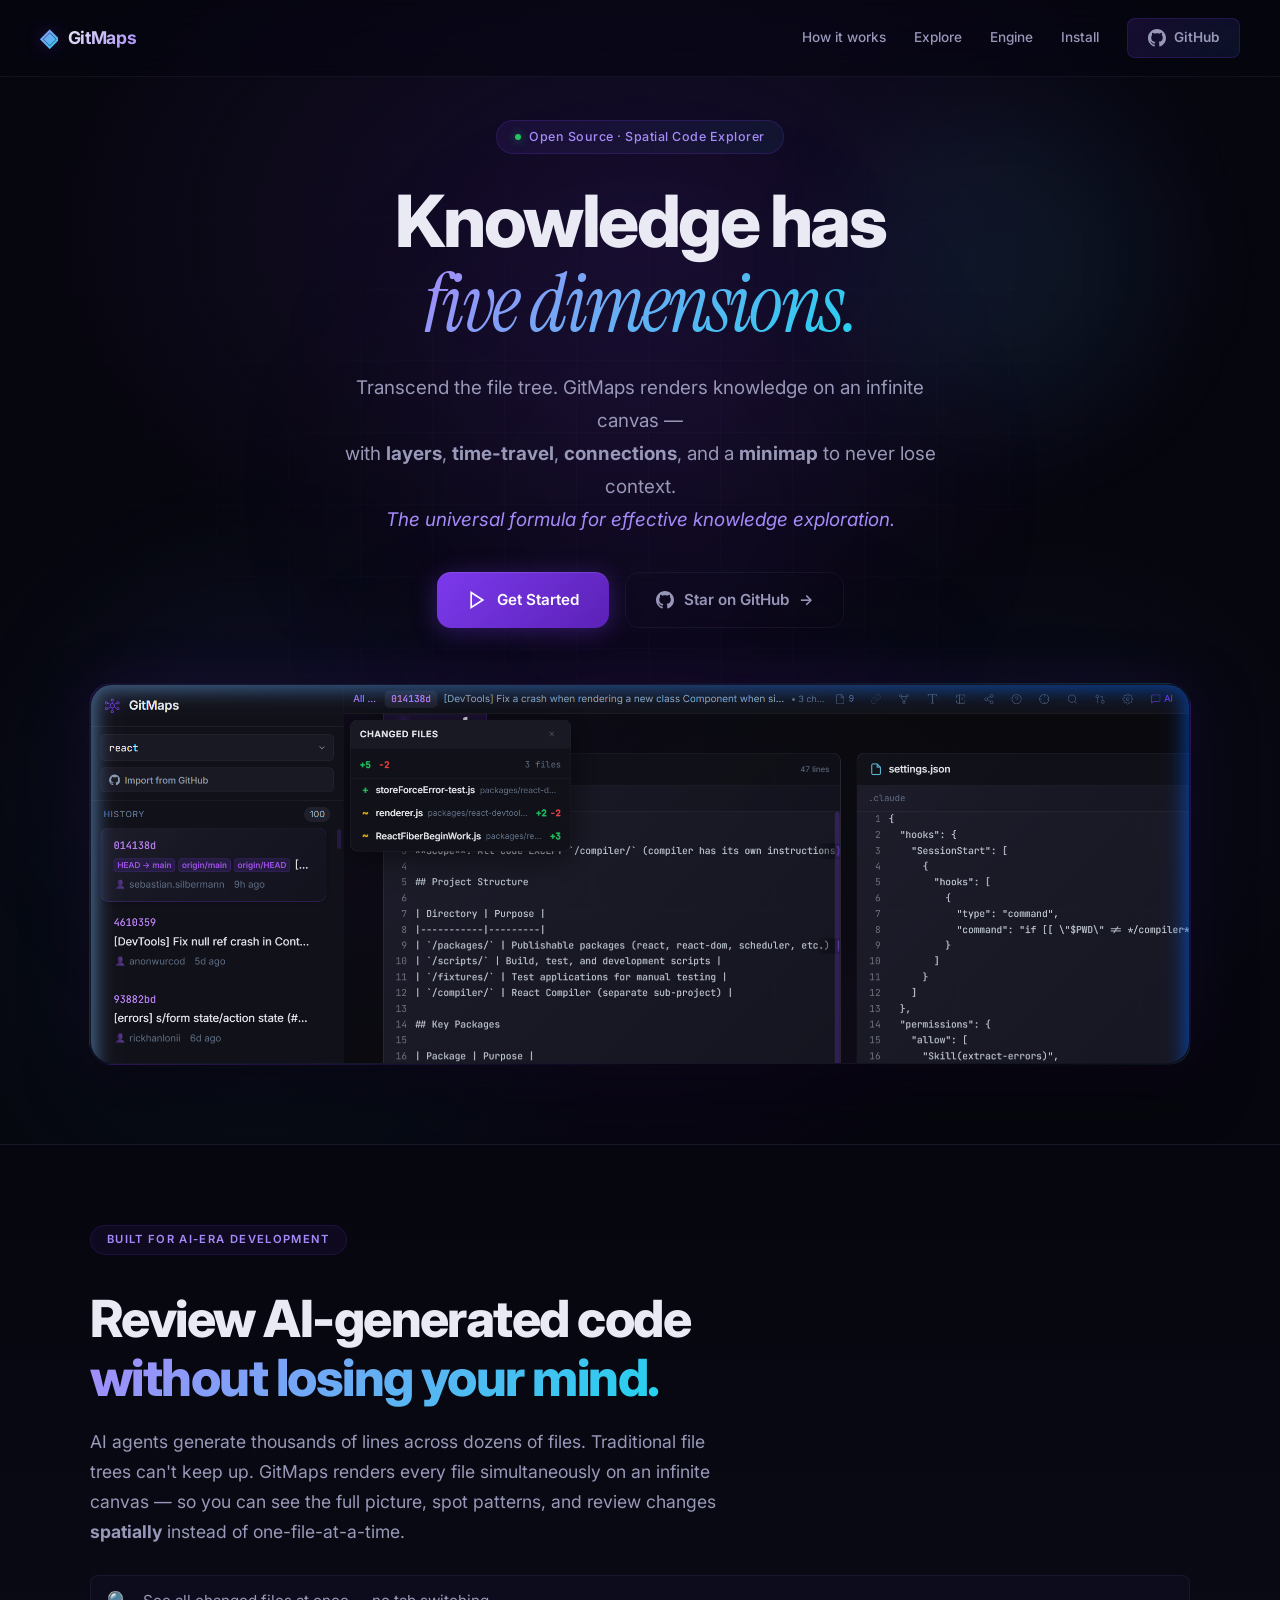
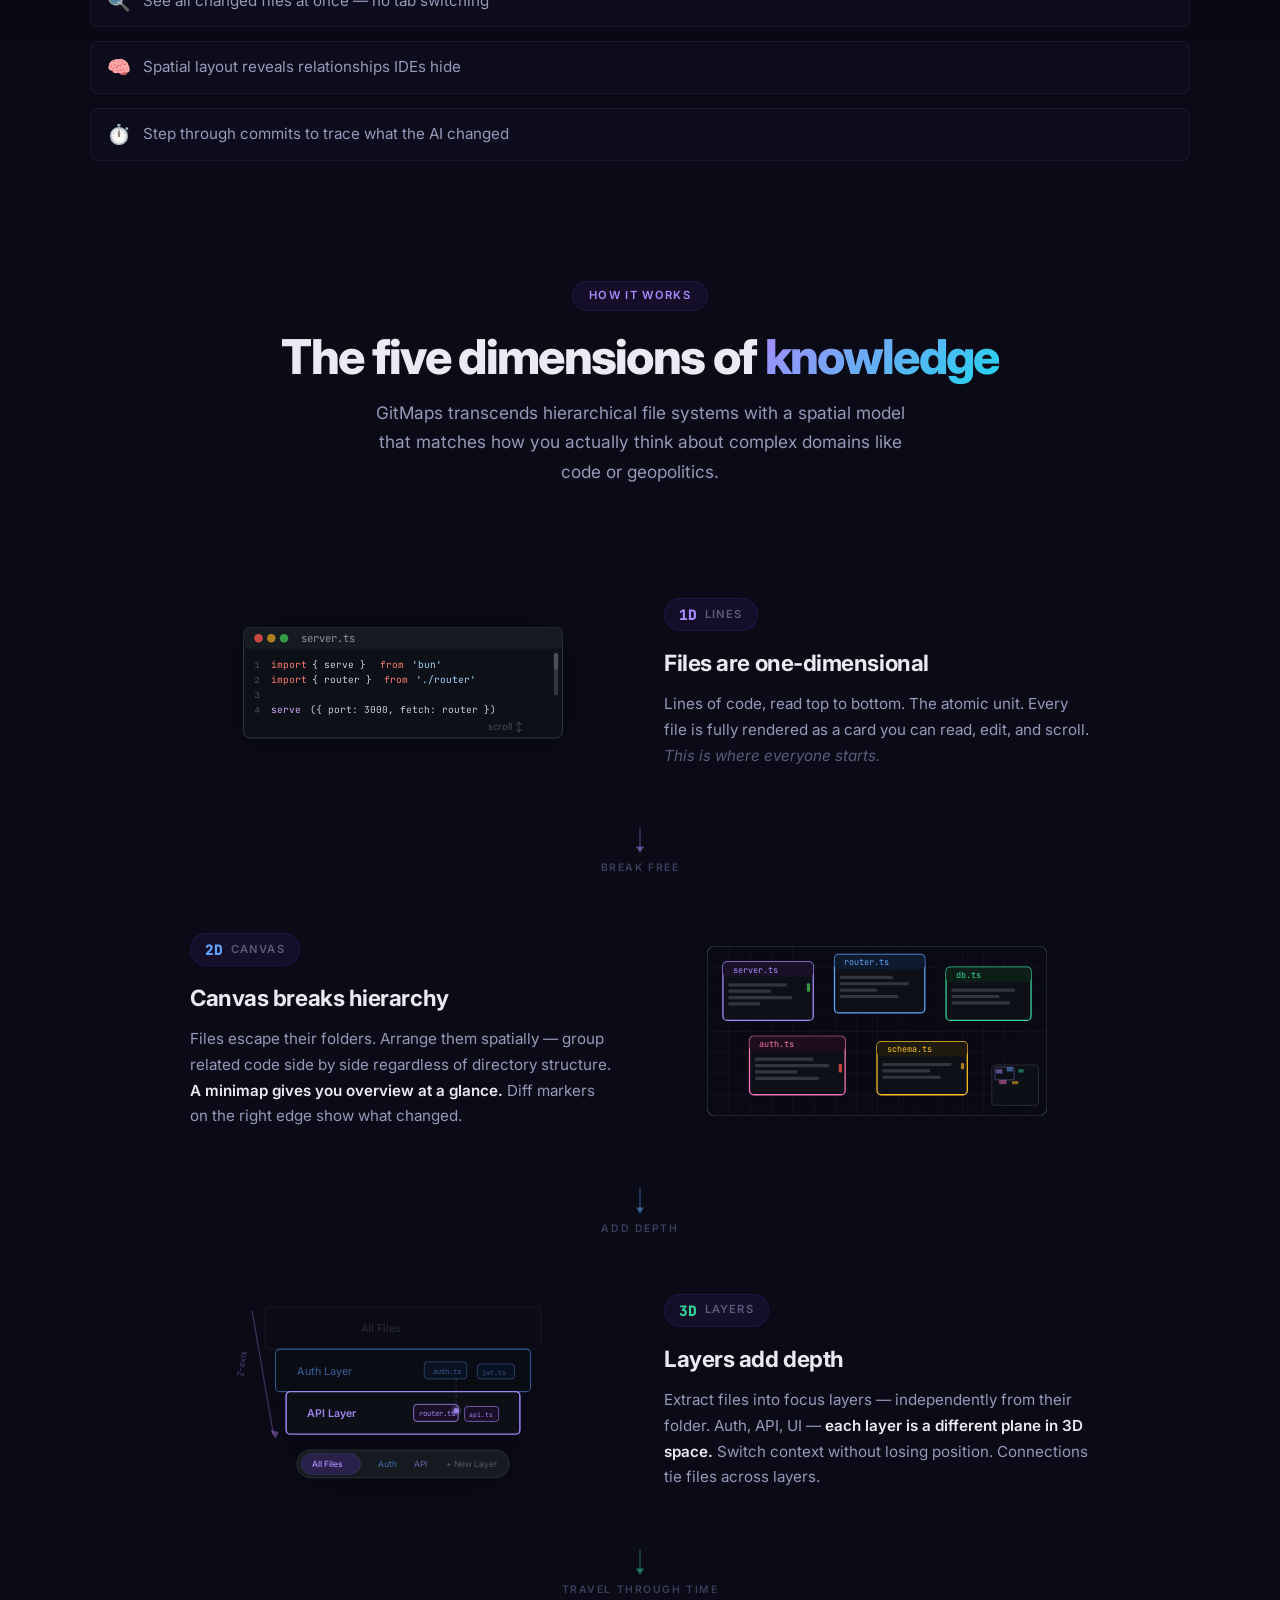
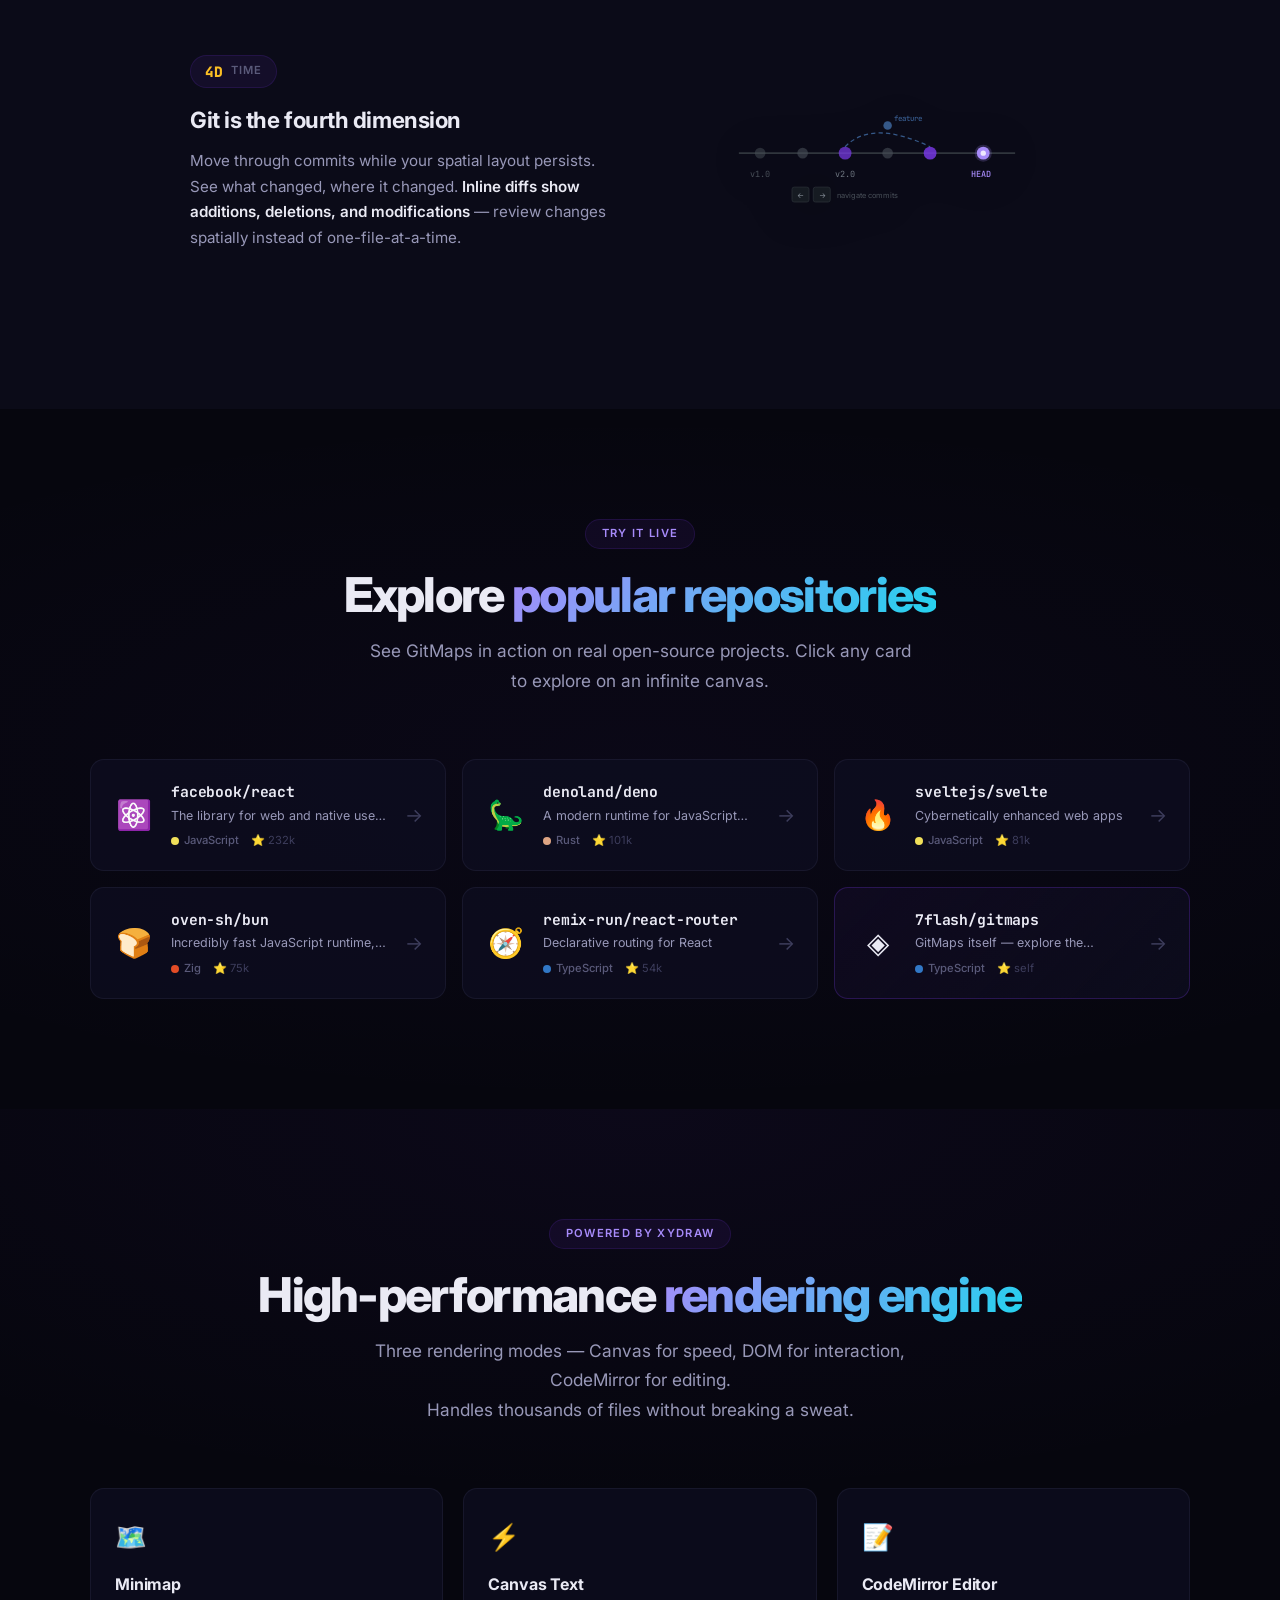
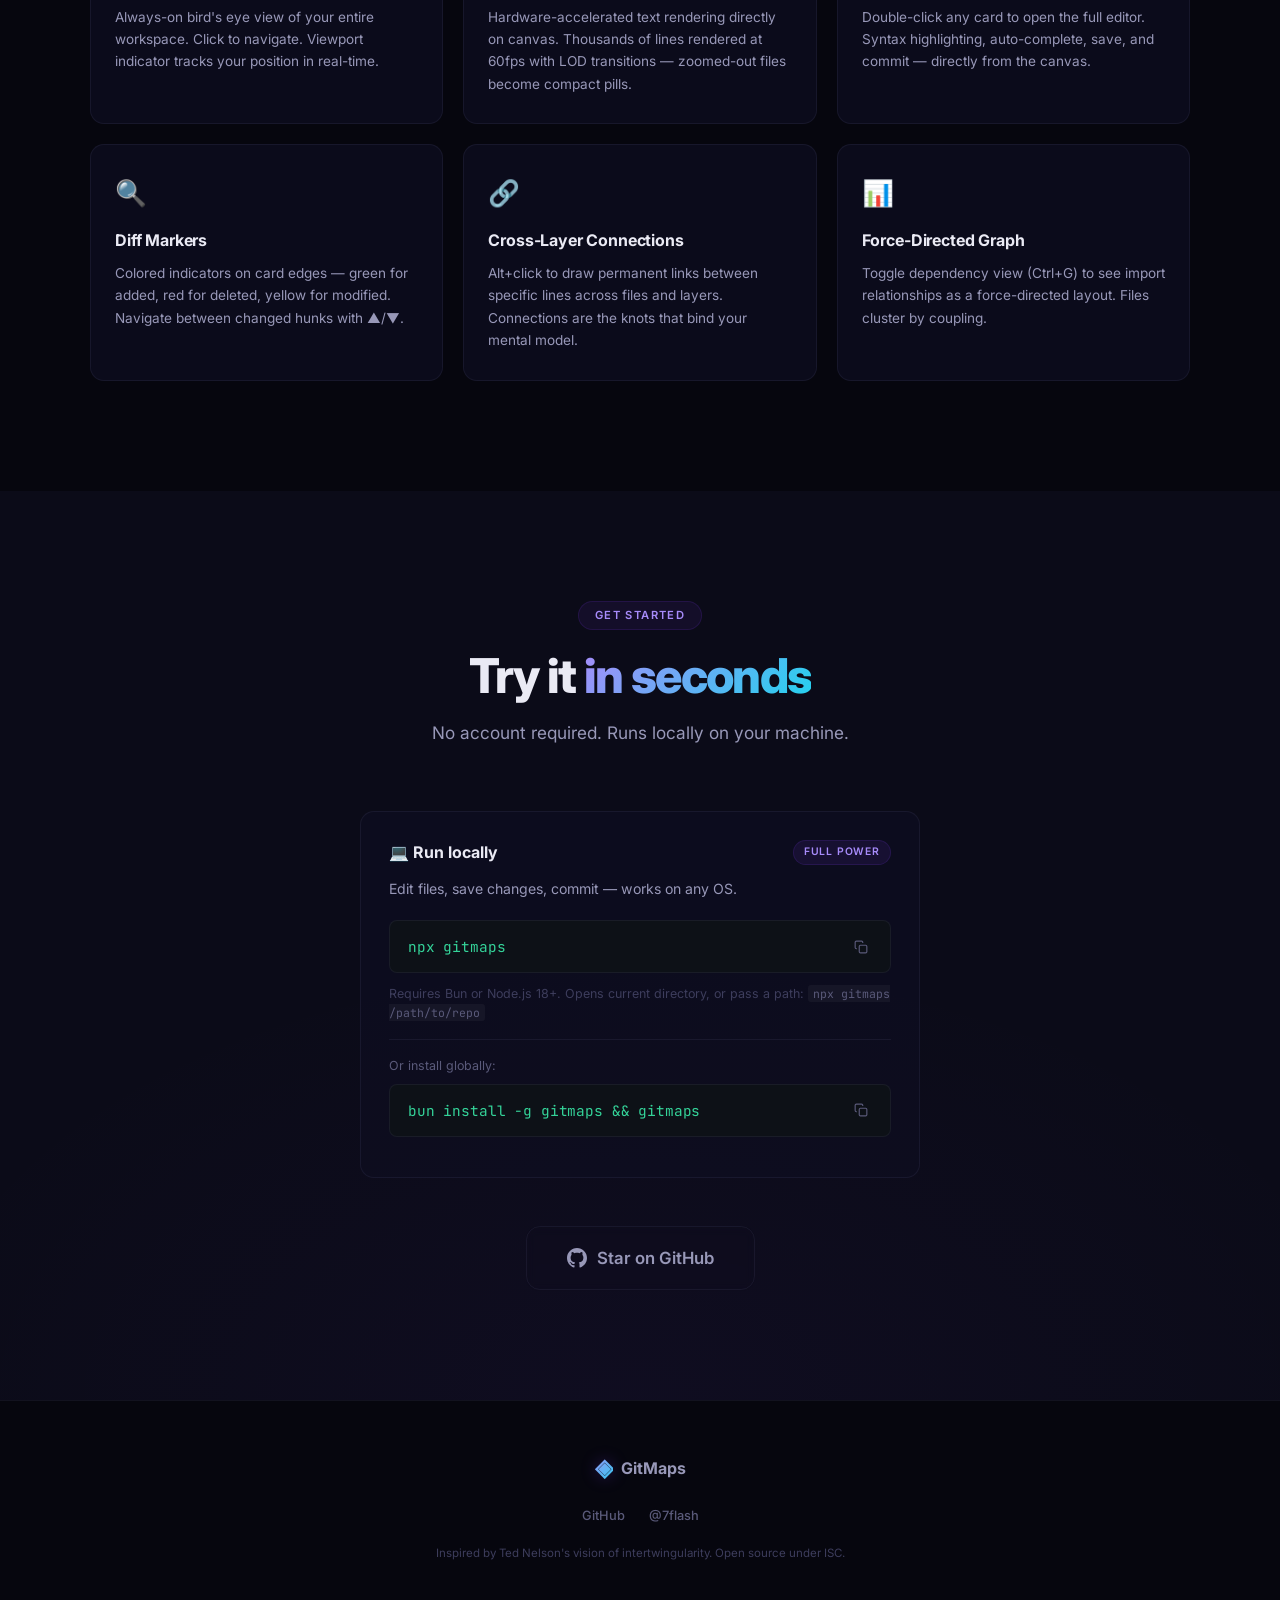
<file: index.html>
<!DOCTYPE html>
<html lang="en">

<head>
    <meta charset="UTF-8">
    <meta name="viewport" content="width=device-width, initial-scale=1.0">
    <title>GitMaps — Spatial Code Explorer</title>
    <meta name="description"
        content="Transcend the file tree. GitMaps renders knowledge on an infinite canvas — with layers, time-travel, and a minimap to never lose context. The universal formula for effective knowledge exploration.">
    <!-- Open Graph -->
    <meta property="og:title" content="GitMaps — Five Dimensions of Knowledge">
    <meta property="og:description"
        content="Your knowledge isn't a tree of files. It's a web of connections. GitMaps renders it on an infinite canvas — with layers, time-travel, connections, and a minimap.">
    <meta property="og:image" content="https://gitmaps.xyz/hero.png">
    <meta property="og:url" content="https://gitmaps.xyz">
    <meta property="og:site_name" content="GitMaps">
    <!-- Twitter Card -->
    <meta name="twitter:title" content="GitMaps — Five Dimensions of Knowledge">
    <meta name="twitter:description"
        content="Transcend the file tree. Infinite canvas + layers + time-travel + connections. The universal formula for knowledge exploration.">
    <meta name="twitter:image" content="https://gitmaps.xyz/hero.png">
    <!-- Theme -->
    <meta name="theme-color" content="#0a0e1a">
    <link rel="icon"
        href="data:image/svg+xml,<svg xmlns='http://www.w3.org/2000/svg' viewBox='0 0 100 100'><text y='.9em' font-size='90'>◈</text></svg>">
    <link rel="preconnect" href="https://fonts.googleapis.com">
    <link rel="preconnect" href="https://fonts.gstatic.com" crossorigin>
    <link
        href="https://fonts.googleapis.com/css2?family=Inter:wght@300;400;500;600;700;800;900&family=JetBrains+Mono:wght@400;500;700&family=Instrument+Serif:ital@0;1&display=swap"
        rel="stylesheet">
    <link rel="stylesheet" href="styles.css">
</head>

<body>
    <!-- ─── Navigation ──────────────────────────────────── -->
    <nav id="navbar">
        <div class="nav-inner">
            <a href="index.html" class="nav-logo">
                <span class="logo-icon">◈</span>
                <span class="logo-text">GitMaps</span>
            </a>
            <div class="nav-links">
                <a href="#dimensions">How it works</a>
                <a href="#explore">Explore</a>
                <a href="#engine">Engine</a>
                <a href="#install">Install</a>

                <a href="https://github.com/7flash/gitmaps" class="nav-cta" target="_blank" rel="noopener">
                    <svg width="18" height="18" viewBox="0 0 24 24" fill="currentColor">
                        <path
                            d="M12 0c-6.626 0-12 5.373-12 12 0 5.302 3.438 9.8 8.207 11.387.599.111.793-.261.793-.577v-2.234c-3.338.726-4.033-1.416-4.033-1.416-.546-1.387-1.333-1.756-1.333-1.756-1.089-.745.083-.729.083-.729 1.205.084 1.839 1.237 1.839 1.237 1.07 1.834 2.807 1.304 3.492.997.107-.775.418-1.305.762-1.604-2.665-.305-5.467-1.334-5.467-5.931 0-1.311.469-2.381 1.236-3.221-.124-.303-.535-1.524.117-3.176 0 0 1.008-.322 3.301 1.23.957-.266 1.983-.399 3.003-.404 1.02.005 2.047.138 3.006.404 2.291-1.552 3.297-1.23 3.297-1.23.653 1.653.242 2.874.118 3.176.77.84 1.235 1.911 1.235 3.221 0 4.609-2.807 5.624-5.479 5.921.43.372.823 1.102.823 2.222v3.293c0 .319.192.694.801.576 4.765-1.589 8.199-6.086 8.199-11.386 0-6.627-5.373-12-12-12z" />
                    </svg>
                    GitHub
                </a>
            </div>
            <button class="nav-hamburger" aria-label="Menu"
                onclick="document.querySelector('.nav-links').classList.toggle('open')">
                <svg width="22" height="22" viewBox="0 0 24 24" fill="none" stroke="currentColor" stroke-width="2">
                    <path d="M3 12h18M3 6h18M3 18h18" />
                </svg>
            </button>
        </div>
    </nav>

    <!-- ─── Hero Section ────────────────────────────────── -->
    <section id="hero">
        <div class="hero-bg">
            <div class="hero-gradient"></div>
            <div class="hero-grid"></div>
            <div class="hero-glow"></div>
            <div class="hero-orb hero-orb--1"></div>
            <div class="hero-orb hero-orb--2"></div>
        </div>

        <div class="hero-content">
            <div class="hero-badge">
                <span class="badge-dot"></span>
                Open Source · Spatial Code Explorer
            </div>
            <h1>
                Knowledge has<br>
                <span class="hero-accent">five dimensions.</span>
            </h1>
            <p class="hero-sub">
                Transcend the file tree. GitMaps renders knowledge on an infinite canvas —<br>
                with <strong>layers</strong>, <strong>time-travel</strong>, <strong>connections</strong>, and a
                <strong>minimap</strong> to never lose
                context.<br>
                <em>The universal formula for effective knowledge exploration.</em>
            </p>
            <div class="hero-actions">
                <a href="#install" class="btn btn-primary">
                    <svg width="20" height="20" viewBox="0 0 24 24" fill="none" stroke="currentColor" stroke-width="2">
                        <polygon points="5 3 19 12 5 21 5 3" />
                    </svg>
                    Get Started
                </a>
                <a href="https://github.com/7flash/gitmaps" class="btn btn-ghost" target="_blank" rel="noopener">
                    <svg width="18" height="18" viewBox="0 0 24 24" fill="currentColor">
                        <path
                            d="M12 0c-6.626 0-12 5.373-12 12 0 5.302 3.438 9.8 8.207 11.387.599.111.793-.261.793-.577v-2.234c-3.338.726-4.033-1.416-4.033-1.416-.546-1.387-1.333-1.756-1.333-1.756-1.089-.745.083-.729.083-.729 1.205.084 1.839 1.237 1.839 1.237 1.07 1.834 2.807 1.304 3.492.997.107-.775.418-1.305.762-1.604-2.665-.305-5.467-1.334-5.467-5.931 0-1.311.469-2.381 1.236-3.221-.124-.303-.535-1.524.117-3.176 0 0 1.008-.322 3.301 1.23.957-.266 1.983-.399 3.003-.404 1.02.005 2.047.138 3.006.404 2.291-1.552 3.297-1.23 3.297-1.23.653 1.653.242 2.874.118 3.176.77.84 1.235 1.911 1.235 3.221 0 4.609-2.807 5.624-5.479 5.921.43.372.823 1.102.823 2.222v3.293c0 .319.192.694.801.576 4.765-1.589 8.199-6.086 8.199-11.386 0-6.627-5.373-12-12-12z" />
                    </svg>
                    Star on GitHub
                    <span class="btn-arrow">→</span>
                </a>
            </div>
        </div>
        <div class="hero-image-wrap">
            <div class="hero-image-glow"></div>
            <img src="hero.png"
                alt="GitMaps — React repository loaded on an infinite canvas with commit history, changed files, and code cards"
                class="hero-image" loading="eager" fetchpriority="high" decoding="async" width="1400" height="900"
                style="max-height: 380px; object-fit: cover; object-position: top;">
            <div class="hero-image-border"></div>
        </div>
    </section>

    <!-- ─── AI Code Review Banner ─────────────────────────── -->
    <section id="ai-review" class="ai-review-section">
        <div class="section-inner">
            <div class="ai-review-grid">
                <div class="ai-review-text">
                    <span class="section-tag">Built for AI-era development</span>
                    <h2 class="ai-review-heading">
                        Review AI-generated code<br>
                        <span class="text-gradient">without losing your mind.</span>
                    </h2>
                    <p class="ai-review-body">
                        AI agents generate thousands of lines across dozens of files. Traditional file trees can't keep
                        up.
                        GitMaps renders every file simultaneously on an infinite canvas — so you can see the full
                        picture,
                        spot patterns, and review changes <strong>spatially</strong> instead of one-file-at-a-time.
                    </p>
                    <div class="ai-review-points">
                        <div class="ai-point"><span class="ai-point-icon">🔍</span> See all changed files at once — no
                            tab switching</div>
                        <div class="ai-point"><span class="ai-point-icon">🧠</span> Spatial layout reveals relationships
                            IDEs hide</div>
                        <div class="ai-point"><span class="ai-point-icon">⏱️</span> Step through commits to trace what
                            the AI changed</div>
                    </div>
                </div>
            </div>
        </div>
    </section>

    <!-- ─── Four Dimensions ──────────────────────────────── -->
    <section id="dimensions">
        <div class="section-inner">
            <div class="section-header">
                <span class="section-tag">How it works</span>
                <h2>The five dimensions of <span class="text-gradient">knowledge</span></h2>
                <p>GitMaps transcends hierarchical file systems with a spatial model that matches how you actually think
                    about complex domains like code or geopolitics.</p>
            </div>

            <!-- Dimension Flow: Visual vertical progression -->
            <div class="dimension-flow">

                <!-- 1D: The Problem (files are lines) -->
                <div class="dim-step dim-step--1d">
                    <div class="dim-step-visual">
                        <svg viewBox="0 0 320 120" fill="none" class="dim-svg-lg">
                            <!-- Single file rendered as lines -->
                            <rect x="10" y="8" width="300" height="104" rx="6" fill="#0d1117" stroke="#30363d"
                                stroke-width="1" />
                            <rect x="10" y="8" width="300" height="20" rx="6" fill="#161b22" />
                            <circle cx="24" cy="18" r="4" fill="#f85149" opacity="0.8" />
                            <circle cx="36" cy="18" r="4" fill="#d29922" opacity="0.8" />
                            <circle cx="48" cy="18" r="4" fill="#3fb950" opacity="0.8" />
                            <text x="64" y="22" fill="#8b949e" font-size="10"
                                font-family="JetBrains Mono, monospace">server.ts</text>
                            <!-- Code lines -->
                            <text x="20" y="46" fill="#484f58" font-size="9" font-family="monospace">1</text>
                            <text x="36" y="46" fill="#ff7b72" font-size="9"
                                font-family="JetBrains Mono, monospace">import</text>
                            <text x="74" y="46" fill="#c9d1d9" font-size="9" font-family="JetBrains Mono, monospace">{
                                serve }</text>
                            <text x="138" y="46" fill="#ff7b72" font-size="9"
                                font-family="JetBrains Mono, monospace">from</text>
                            <text x="168" y="46" fill="#a5d6ff" font-size="9"
                                font-family="JetBrains Mono, monospace">'bun'</text>
                            <text x="20" y="60" fill="#484f58" font-size="9" font-family="monospace">2</text>
                            <text x="36" y="60" fill="#ff7b72" font-size="9"
                                font-family="JetBrains Mono, monospace">import</text>
                            <text x="74" y="60" fill="#c9d1d9" font-size="9" font-family="JetBrains Mono, monospace">{
                                router }</text>
                            <text x="142" y="60" fill="#ff7b72" font-size="9"
                                font-family="JetBrains Mono, monospace">from</text>
                            <text x="172" y="60" fill="#a5d6ff" font-size="9"
                                font-family="JetBrains Mono, monospace">'./router'</text>
                            <text x="20" y="74" fill="#484f58" font-size="9" font-family="monospace">3</text>
                            <text x="20" y="88" fill="#484f58" font-size="9" font-family="monospace">4</text>
                            <text x="36" y="88" fill="#d2a8ff" font-size="9"
                                font-family="JetBrains Mono, monospace">serve</text>
                            <text x="72" y="88" fill="#c9d1d9" font-size="9" font-family="JetBrains Mono, monospace">({
                                port: 3000, fetch: router })</text>
                            <!-- Scroll indicator -->
                            <rect x="302" y="32" width="4" height="40" rx="2" fill="#30363d" />
                            <rect x="302" y="32" width="4" height="16" rx="2" fill="#484f58" />
                            <!-- Arrow: you scroll ↕ -->
                            <text x="240" y="104" fill="#484f58" font-size="9" font-family="Inter, sans-serif">scroll
                                ↕</text>
                        </svg>
                    </div>
                    <div class="dim-step-content">
                        <div class="dim-badge-inline">
                            <span class="dim-num">1D</span>
                            <span class="dim-axis">Lines</span>
                        </div>
                        <h3>Files are one-dimensional</h3>
                        <p>Lines of code, read top to bottom. The atomic unit. Every file is fully rendered as a card
                            you can read, edit, and scroll. <em>This is where everyone starts.</em></p>
                    </div>
                </div>

                <!-- Connector arrow -->
                <div class="dim-connector">
                    <svg viewBox="0 0 40 40" width="32" height="32">
                        <path d="M20 4 L20 32" stroke="#a78bfa" stroke-width="1.5" opacity="0.4" />
                        <polygon points="20,36 15,28 25,28" fill="#a78bfa" opacity="0.5" />
                    </svg>
                    <span class="dim-connector-label">break free</span>
                </div>

                <!-- 2D: Canvas -->
                <div class="dim-step dim-step--2d">
                    <div class="dim-step-visual">
                        <svg viewBox="0 0 320 160" fill="none" class="dim-svg-lg">
                            <!-- Grid background -->
                            <defs>
                                <pattern id="canvasGrid" width="20" height="20" patternUnits="userSpaceOnUse">
                                    <path d="M 20 0 L 0 0 0 20" fill="none" stroke="#1e2430" stroke-width="0.5" />
                                </pattern>
                            </defs>
                            <rect width="320" height="160" fill="url(#canvasGrid)" rx="8" />
                            <rect width="320" height="160" fill="none" stroke="#30363d" stroke-width="1" rx="8" />
                            <!-- File cards scattered spatially -->
                            <g class="card-float-1">
                                <rect x="15" y="15" width="85" height="55" rx="4" fill="#0d1117" stroke="#a78bfa"
                                    stroke-width="1.2" />
                                <rect x="15" y="15" width="85" height="14" rx="4" fill="#1a1028" />
                                <text x="24" y="25" fill="#a78bfa" font-size="8"
                                    font-family="JetBrains Mono, monospace">server.ts</text>
                                <rect x="20" y="35" width="55" height="3" rx="1" fill="#30363d" />
                                <rect x="20" y="41" width="40" height="3" rx="1" fill="#30363d" />
                                <rect x="20" y="47" width="60" height="3" rx="1" fill="#30363d" />
                                <rect x="20" y="53" width="30" height="3" rx="1" fill="#30363d" />
                                <!-- Diff marker -->
                                <rect x="94" y="35" width="3" height="8" rx="1" fill="#3fb950" opacity="0.8" />
                            </g>
                            <g class="card-float-2">
                                <rect x="120" y="8" width="85" height="55" rx="4" fill="#0d1117" stroke="#60a5fa"
                                    stroke-width="1.2" />
                                <rect x="120" y="8" width="85" height="14" rx="4" fill="#0d1a2e" />
                                <text x="129" y="18" fill="#60a5fa" font-size="8"
                                    font-family="JetBrains Mono, monospace">router.ts</text>
                                <rect x="125" y="28" width="50" height="3" rx="1" fill="#30363d" />
                                <rect x="125" y="34" width="65" height="3" rx="1" fill="#30363d" />
                                <rect x="125" y="40" width="35" height="3" rx="1" fill="#30363d" />
                                <rect x="125" y="46" width="55" height="3" rx="1" fill="#30363d" />
                            </g>
                            <g class="card-float-3">
                                <rect x="225" y="20" width="80" height="50" rx="4" fill="#0d1117" stroke="#34d399"
                                    stroke-width="1.2" />
                                <rect x="225" y="20" width="80" height="14" rx="4" fill="#0d1e17" />
                                <text x="234" y="30" fill="#34d399" font-size="8"
                                    font-family="JetBrains Mono, monospace">db.ts</text>
                                <rect x="230" y="40" width="60" height="3" rx="1" fill="#30363d" />
                                <rect x="230" y="46" width="45" height="3" rx="1" fill="#30363d" />
                                <rect x="230" y="52" width="55" height="3" rx="1" fill="#30363d" />
                            </g>
                            <g class="card-float-4">
                                <rect x="40" y="85" width="90" height="55" rx="4" fill="#0d1117" stroke="#f472b6"
                                    stroke-width="1.2" />
                                <rect x="40" y="85" width="90" height="14" rx="4" fill="#1e0d1a" />
                                <text x="49" y="95" fill="#f472b6" font-size="8"
                                    font-family="JetBrains Mono, monospace">auth.ts</text>
                                <rect x="45" y="105" width="55" height="3" rx="1" fill="#30363d" />
                                <rect x="45" y="111" width="70" height="3" rx="1" fill="#30363d" />
                                <rect x="45" y="117" width="40" height="3" rx="1" fill="#30363d" />
                                <rect x="45" y="123" width="60" height="3" rx="1" fill="#30363d" />
                                <!-- Diff markers -->
                                <rect x="124" y="111" width="3" height="8" rx="1" fill="#f85149" opacity="0.8" />
                            </g>
                            <g class="card-float-5">
                                <rect x="160" y="90" width="85" height="50" rx="4" fill="#0d1117" stroke="#fbbf24"
                                    stroke-width="1.2" />
                                <rect x="160" y="90" width="85" height="14" rx="4" fill="#1e1a0d" />
                                <text x="169" y="100" fill="#fbbf24" font-size="8"
                                    font-family="JetBrains Mono, monospace">schema.ts</text>
                                <rect x="165" y="110" width="65" height="3" rx="1" fill="#30363d" />
                                <rect x="165" y="116" width="45" height="3" rx="1" fill="#30363d" />
                                <rect x="165" y="122" width="55" height="3" rx="1" fill="#30363d" />
                                <!-- Diff marker -->
                                <rect x="239" y="110" width="3" height="6" rx="1" fill="#d29922" opacity="0.8" />
                            </g>
                            <!-- Mini minimap in corner -->
                            <rect x="268" y="112" width="44" height="38" rx="3" fill="#0d1117" stroke="#30363d"
                                stroke-width="0.8" opacity="0.9" />
                            <rect x="272" y="116" width="6" height="4" rx="0.5" fill="#a78bfa" opacity="0.5" />
                            <rect x="282" y="114" width="6" height="4" rx="0.5" fill="#60a5fa" opacity="0.5" />
                            <rect x="293" y="116" width="5" height="3" rx="0.5" fill="#34d399" opacity="0.5" />
                            <rect x="275" y="126" width="7" height="4" rx="0.5" fill="#f472b6" opacity="0.5" />
                            <rect x="287" y="127" width="6" height="3" rx="0.5" fill="#fbbf24" opacity="0.5" />
                            <rect x="271" y="114" width="18" height="12" rx="1" fill="none" stroke="#a78bfa"
                                stroke-width="0.6" opacity="0.6" />
                        </svg>
                    </div>
                    <div class="dim-step-content">
                        <div class="dim-badge-inline">
                            <span class="dim-num">2D</span>
                            <span class="dim-axis">Canvas</span>
                        </div>
                        <h3>Canvas breaks hierarchy</h3>
                        <p>Files escape their folders. Arrange them spatially — group related code side by side
                            regardless of directory structure. <strong>A minimap gives you overview at a
                                glance.</strong> Diff markers on the right edge show what changed.</p>
                    </div>
                </div>

                <!-- Connector arrow -->
                <div class="dim-connector">
                    <svg viewBox="0 0 40 40" width="32" height="32">
                        <path d="M20 4 L20 32" stroke="#60a5fa" stroke-width="1.5" opacity="0.4" />
                        <polygon points="20,36 15,28 25,28" fill="#60a5fa" opacity="0.5" />
                    </svg>
                    <span class="dim-connector-label">add depth</span>
                </div>

                <!-- 3D: Layers -->
                <div class="dim-step dim-step--3d">
                    <div class="dim-step-visual">
                        <svg viewBox="0 0 320 180" fill="none" class="dim-svg-lg">
                            <!-- Layer stack with perspective -->
                            <!-- Back layer: All Files (faded) -->
                            <g opacity="0.25" transform="translate(0, 0)">
                                <rect x="30" y="10" width="260" height="40" rx="4" fill="#0d1117" stroke="#484f58"
                                    stroke-width="0.8" />
                                <text x="120" y="34" fill="#8b949e" font-size="10" font-family="Inter, sans-serif">All
                                    Files</text>
                            </g>
                            <!-- Mid layer: Auth -->
                            <g opacity="0.5" transform="translate(10, 20)">
                                <rect x="30" y="30" width="240" height="40" rx="4" fill="#0d1117" stroke="#60a5fa"
                                    stroke-width="1" />
                                <text x="50" y="54" fill="#60a5fa" font-size="10" font-family="Inter, sans-serif"
                                    font-weight="500">Auth Layer</text>
                                <rect x="170" y="42" width="40" height="16" rx="3" fill="#0d1a2e" stroke="#60a5fa"
                                    stroke-width="0.6" />
                                <text x="178" y="53" fill="#60a5fa" font-size="7"
                                    font-family="JetBrains Mono, monospace">auth.ts</text>
                                <rect x="220" y="44" width="35" height="14" rx="3" fill="#0d1a2e" stroke="#60a5fa"
                                    stroke-width="0.6" />
                                <text x="224" y="54" fill="#60a5fa" font-size="6"
                                    font-family="JetBrains Mono, monospace">jwt.ts</text>
                            </g>
                            <!-- Front layer: API (bright) -->
                            <g opacity="0.95" transform="translate(20, 40)">
                                <rect x="30" y="50" width="220" height="40" rx="4" fill="#0d1117" stroke="#a78bfa"
                                    stroke-width="1.4" />
                                <text x="50" y="74" fill="#a78bfa" font-size="10" font-family="Inter, sans-serif"
                                    font-weight="600">API Layer</text>
                                <rect x="150" y="62" width="42" height="16" rx="3" fill="#1a1028" stroke="#a78bfa"
                                    stroke-width="0.8" />
                                <text x="155" y="73" fill="#a78bfa" font-size="7"
                                    font-family="JetBrains Mono, monospace">router.ts</text>
                                <rect x="198" y="64" width="32" height="14" rx="3" fill="#1a1028" stroke="#a78bfa"
                                    stroke-width="0.6" />
                                <text x="202" y="74" fill="#a78bfa" font-size="6"
                                    font-family="JetBrains Mono, monospace">api.ts</text>
                            </g>
                            <!-- Z-axis arrow -->
                            <line x1="18" y1="14" x2="38" y2="130" stroke="#c084fc" stroke-width="1.2" opacity="0.3" />
                            <polygon points="40,134 35,126 43,128" fill="#c084fc" opacity="0.4" />
                            <text x="4" y="70" fill="#c084fc" font-size="8" font-family="Inter, sans-serif"
                                opacity="0.4" transform="rotate(-80, 10, 70)">Z-axis</text>
                            <!-- Connection dot between layers -->
                            <circle cx="210" cy="108" r="5" fill="#a78bfa" opacity="0.2" class="conn-pulse" />
                            <circle cx="210" cy="108" r="2.5" fill="#a78bfa" opacity="0.9" />
                            <line x1="210" y1="78" x2="210" y2="105" stroke="#a78bfa" stroke-width="0.8" opacity="0.3"
                                stroke-dasharray="3 2" />
                            <!-- Layer tab bar at bottom -->
                            <g transform="translate(60, 145)">
                                <rect x="0" y="0" width="200" height="26" rx="13" fill="#161b22" stroke="#30363d"
                                    stroke-width="0.8" />
                                <rect x="4" y="3" width="56" height="20" rx="10" fill="#7c3aed" opacity="0.2"
                                    stroke="#a78bfa" stroke-width="0.8" />
                                <text x="14" y="16" fill="#a78bfa" font-size="8" font-family="Inter, sans-serif"
                                    font-weight="500">All Files</text>
                                <text x="76" y="16" fill="#60a5fa" font-size="8" font-family="Inter, sans-serif"
                                    opacity="0.6">Auth</text>
                                <text x="110" y="16" fill="#a78bfa" font-size="8" font-family="Inter, sans-serif"
                                    opacity="0.6">API</text>
                                <text x="140" y="16" fill="#8b949e" font-size="8" font-family="Inter, sans-serif"
                                    opacity="0.5">+ New Layer</text>
                            </g>
                        </svg>
                    </div>
                    <div class="dim-step-content">
                        <div class="dim-badge-inline">
                            <span class="dim-num">3D</span>
                            <span class="dim-axis">Layers</span>
                        </div>
                        <h3>Layers add depth</h3>
                        <p>Extract files into focus layers — independently from their folder. Auth, API, UI —
                            <strong>each layer is a different plane in 3D space.</strong> Switch context without losing
                            position. Connections tie files across layers.
                        </p>
                    </div>
                </div>

                <!-- Connector arrow -->
                <div class="dim-connector">
                    <svg viewBox="0 0 40 40" width="32" height="32">
                        <path d="M20 4 L20 32" stroke="#34d399" stroke-width="1.5" opacity="0.4" />
                        <polygon points="20,36 15,28 25,28" fill="#34d399" opacity="0.5" />
                    </svg>
                    <span class="dim-connector-label">travel through time</span>
                </div>

                <!-- 4D: Time / Git -->
                <div class="dim-step dim-step--4d">
                    <div class="dim-step-visual">
                        <svg viewBox="0 0 320 100" fill="none" class="dim-svg-lg">
                            <!-- Git timeline -->
                            <line x1="30" y1="50" x2="290" y2="50" stroke="#30363d" stroke-width="1.5" />
                            <!-- Commit dots -->
                            <circle cx="50" cy="50" r="5" fill="#484f58" opacity="0.5" />
                            <circle cx="90" cy="50" r="5" fill="#484f58" opacity="0.6" />
                            <circle cx="130" cy="50" r="6" fill="#7c3aed" opacity="0.7" />
                            <circle cx="170" cy="50" r="5" fill="#484f58" opacity="0.6" />
                            <circle cx="210" cy="50" r="6" fill="#7c3aed" opacity="0.8" />
                            <!-- HEAD (bright) -->
                            <circle cx="260" cy="50" r="8" fill="#a78bfa" opacity="0.2" />
                            <circle cx="260" cy="50" r="6" fill="#a78bfa" />
                            <circle cx="260" cy="50" r="2.5" fill="#fff" opacity="0.8" />
                            <!-- Branch line -->
                            <path d="M130 44 Q155 18 210 44" stroke="#60a5fa" stroke-width="1.2" fill="none"
                                opacity="0.5" stroke-dasharray="4 3" />
                            <circle cx="170" cy="24" r="4" fill="#60a5fa" opacity="0.5" />
                            <text x="176" y="20" fill="#60a5fa" font-size="7" font-family="JetBrains Mono, monospace"
                                opacity="0.6">feature</text>
                            <!-- Labels -->
                            <text x="40" y="72" fill="#484f58" font-size="8"
                                font-family="JetBrains Mono, monospace">v1.0</text>
                            <text x="120" y="72" fill="#6e7681" font-size="8"
                                font-family="JetBrains Mono, monospace">v2.0</text>
                            <text x="248" y="72" fill="#a78bfa" font-size="8" font-family="JetBrains Mono, monospace"
                                font-weight="500">HEAD</text>
                            <!-- Arrow keys hint -->
                            <g transform="translate(80, 82)">
                                <rect x="0" y="0" width="16" height="14" rx="2" fill="#161b22" stroke="#30363d"
                                    stroke-width="0.6" />
                                <text x="5" y="10" fill="#8b949e" font-size="7" font-family="Inter, sans-serif">←</text>
                                <rect x="20" y="0" width="16" height="14" rx="2" fill="#161b22" stroke="#30363d"
                                    stroke-width="0.6" />
                                <text x="25" y="10" fill="#8b949e" font-size="7"
                                    font-family="Inter, sans-serif">→</text>
                                <text x="42" y="10" fill="#484f58" font-size="7"
                                    font-family="Inter, sans-serif">navigate commits</text>
                            </g>
                        </svg>
                    </div>
                    <div class="dim-step-content">
                        <div class="dim-badge-inline">
                            <span class="dim-num">4D</span>
                            <span class="dim-axis">Time</span>
                        </div>
                        <h3>Git is the fourth dimension</h3>
                        <p>Move through commits while your spatial layout persists. See what changed, where it changed.
                            <strong>Inline diffs show additions, deletions, and modifications</strong> — review changes
                            spatially instead of one-file-at-a-time.
                        </p>
                    </div>
                </div>
            </div>
        </div>
    </section>

    <!-- ─── Explore Popular Repos ────────────────────────── -->
    <section id="explore">
        <div class="section-inner">
            <div class="section-header">
                <span class="section-tag">Try it Live</span>
                <h2>Explore <span class="text-gradient">popular repositories</span></h2>
                <p>See GitMaps in action on real open-source projects. Click any card to explore on an infinite canvas.
                </p>
            </div>

            <div class="explore-grid">
                <a href="https://gitmaps.xyz/facebook/react" class="explore-card" target="_blank" rel="noopener">
                    <div class="explore-card-icon">⚛️</div>
                    <div class="explore-card-body">
                        <h3>facebook/react</h3>
                        <p>The library for web and native user interfaces</p>
                        <div class="explore-meta">
                            <span class="explore-lang" style="--lang-color: #f1e05a">JavaScript</span>
                            <span class="explore-stars">⭐ 232k</span>
                        </div>
                    </div>
                    <span class="explore-arrow">→</span>
                </a>

                <a href="https://gitmaps.xyz/denoland/deno" class="explore-card" target="_blank" rel="noopener">
                    <div class="explore-card-icon">🦕</div>
                    <div class="explore-card-body">
                        <h3>denoland/deno</h3>
                        <p>A modern runtime for JavaScript and TypeScript</p>
                        <div class="explore-meta">
                            <span class="explore-lang" style="--lang-color: #dea584">Rust</span>
                            <span class="explore-stars">⭐ 101k</span>
                        </div>
                    </div>
                    <span class="explore-arrow">→</span>
                </a>

                <a href="https://gitmaps.xyz/sveltejs/svelte" class="explore-card" target="_blank" rel="noopener">
                    <div class="explore-card-icon">🔥</div>
                    <div class="explore-card-body">
                        <h3>sveltejs/svelte</h3>
                        <p>Cybernetically enhanced web apps</p>
                        <div class="explore-meta">
                            <span class="explore-lang" style="--lang-color: #f1e05a">JavaScript</span>
                            <span class="explore-stars">⭐ 81k</span>
                        </div>
                    </div>
                    <span class="explore-arrow">→</span>
                </a>

                <a href="https://gitmaps.xyz/oven-sh/bun" class="explore-card" target="_blank" rel="noopener">
                    <div class="explore-card-icon">🍞</div>
                    <div class="explore-card-body">
                        <h3>oven-sh/bun</h3>
                        <p>Incredibly fast JavaScript runtime, bundler, test runner</p>
                        <div class="explore-meta">
                            <span class="explore-lang" style="--lang-color: #e34c26">Zig</span>
                            <span class="explore-stars">⭐ 75k</span>
                        </div>
                    </div>
                    <span class="explore-arrow">→</span>
                </a>

                <a href="https://gitmaps.xyz/remix-run/react-router" class="explore-card" target="_blank"
                    rel="noopener">
                    <div class="explore-card-icon">🧭</div>
                    <div class="explore-card-body">
                        <h3>remix-run/react-router</h3>
                        <p>Declarative routing for React</p>
                        <div class="explore-meta">
                            <span class="explore-lang" style="--lang-color: #3178c6">TypeScript</span>
                            <span class="explore-stars">⭐ 54k</span>
                        </div>
                    </div>
                    <span class="explore-arrow">→</span>
                </a>

                <a href="https://gitmaps.xyz/7flash/gitmaps" class="explore-card explore-card--self" target="_blank"
                    rel="noopener">
                    <div class="explore-card-icon">◈</div>
                    <div class="explore-card-body">
                        <h3>7flash/gitmaps</h3>
                        <p>GitMaps itself — explore the explorer!</p>
                        <div class="explore-meta">
                            <span class="explore-lang" style="--lang-color: #3178c6">TypeScript</span>
                            <span class="explore-stars">⭐ self</span>
                        </div>
                    </div>
                    <span class="explore-arrow">→</span>
                </a>
            </div>
        </div>
    </section>

    <!-- ─── Engine Section ──────────────────────────────── -->
    <section id="engine">
        <div class="section-inner">
            <div class="section-header">
                <span class="section-tag">Powered by xydraw</span>
                <h2>High-performance <span class="text-gradient">rendering engine</span></h2>
                <p>Three rendering modes — Canvas for speed, DOM for interaction, CodeMirror for editing.<br>
                    Handles thousands of files without breaking a sweat.</p>
            </div>

            <div class="engine-features">
                <div class="engine-card">
                    <div class="engine-icon">🗺️</div>
                    <h3>Minimap</h3>
                    <p>Always-on bird's eye view of your entire workspace. Click to navigate. Viewport indicator tracks
                        your position in real-time.</p>
                </div>
                <div class="engine-card">
                    <div class="engine-icon">⚡</div>
                    <h3>Canvas Text</h3>
                    <p>Hardware-accelerated text rendering directly on canvas. Thousands of lines rendered at 60fps with
                        LOD transitions — zoomed-out files become compact pills.</p>
                </div>
                <div class="engine-card">
                    <div class="engine-icon">📝</div>
                    <h3>CodeMirror Editor</h3>
                    <p>Double-click any card to open the full editor. Syntax highlighting, auto-complete, save, and
                        commit — directly from the canvas.</p>
                </div>
                <div class="engine-card">
                    <div class="engine-icon">🔍</div>
                    <h3>Diff Markers</h3>
                    <p>Colored indicators on card edges — green for added, red for deleted, yellow for modified.
                        Navigate between changed hunks with ▲/▼.</p>
                </div>
                <div class="engine-card">
                    <div class="engine-icon">🔗</div>
                    <h3>Cross-Layer Connections</h3>
                    <p>Alt+click to draw permanent links between specific lines across files and layers. Connections are
                        the knots that bind your mental model.</p>
                </div>
                <div class="engine-card">
                    <div class="engine-icon">📊</div>
                    <h3>Force-Directed Graph</h3>
                    <p>Toggle dependency view (Ctrl+G) to see import relationships as a force-directed layout. Files
                        cluster by coupling.</p>
                </div>
            </div>
        </div>
    </section>

    <!-- ─── Install Section ── ──────────────────────────── -->
    <section id="install">
        <div class="section-inner">
            <div class="section-header">
                <span class="section-tag">Get Started</span>
                <h2>Try it <span class="text-gradient">in seconds</span></h2>
                <p>No account required. Runs locally on your machine.</p>
            </div>

            <div class="install-methods">
                <div class="install-card install-card--local">
                    <div class="install-card-header">
                        <span class="install-label">💻 Run locally</span>
                        <span class="install-badge">Full power</span>
                    </div>
                    <p class="install-desc">Edit files, save changes, commit — works on any OS.</p>

                    <div class="install-code">
                        <code>npx gitmaps</code>
                        <button class="copy-btn" data-copy="npx gitmaps" title="Copy to clipboard">
                            <svg width="14" height="14" viewBox="0 0 24 24" fill="none" stroke="currentColor"
                                stroke-width="2">
                                <rect x="9" y="9" width="13" height="13" rx="2" />
                                <path d="M5 15H4a2 2 0 01-2-2V4a2 2 0 012-2h9a2 2 0 012 2v1" />
                            </svg>
                        </button>
                    </div>
                    <p class="install-note">Requires <a href="https://bun.sh" target="_blank" rel="noopener">Bun</a> or
                        <a href="https://nodejs.org" target="_blank" rel="noopener">Node.js 18+</a>. Opens current
                        directory, or pass a path: <code>npx gitmaps /path/to/repo</code>
                    </p>

                    <div class="install-alt">
                        <span class="install-alt-label">Or install globally:</span>
                        <div class="install-code">
                            <code>bun install -g gitmaps && gitmaps</code>
                            <button class="copy-btn" data-copy="bun install -g gitmaps && gitmaps"
                                title="Copy to clipboard">
                                <svg width="14" height="14" viewBox="0 0 24 24" fill="none" stroke="currentColor"
                                    stroke-width="2">
                                    <rect x="9" y="9" width="13" height="13" rx="2" />
                                    <path d="M5 15H4a2 2 0 01-2-2V4a2 2 0 012-2h9a2 2 0 012 2v1" />
                                </svg>
                            </button>
                        </div>
                    </div>
                </div>
            </div>

            <!-- GitHub star CTA -->
            <div class="install-github">
                <a href="https://github.com/7flash/gitmaps" class="btn btn-ghost btn-lg" target="_blank" rel="noopener">
                    <svg width="20" height="20" viewBox="0 0 24 24" fill="currentColor">
                        <path
                            d="M12 0c-6.626 0-12 5.373-12 12 0 5.302 3.438 9.8 8.207 11.387.599.111.793-.261.793-.577v-2.234c-3.338.726-4.033-1.416-4.033-1.416-.546-1.387-1.333-1.756-1.333-1.756-1.089-.745.083-.729.083-.729 1.205.084 1.839 1.237 1.839 1.237 1.07 1.834 2.807 1.304 3.492.997.107-.775.418-1.305.762-1.604-2.665-.305-5.467-1.334-5.467-5.931 0-1.311.469-2.381 1.236-3.221-.124-.303-.535-1.524.117-3.176 0 0 1.008-.322 3.301 1.23.957-.266 1.983-.399 3.003-.404 1.02.005 2.047.138 3.006.404 2.291-1.552 3.297-1.23 3.297-1.23.653 1.653.242 2.874.118 3.176.77.84 1.235 1.911 1.235 3.221 0 4.609-2.807 5.624-5.479 5.921.43.372.823 1.102.823 2.222v3.293c0 .319.192.694.801.576 4.765-1.589 8.199-6.086 8.199-11.386 0-6.627-5.373-12-12-12z" />
                    </svg>
                    Star on GitHub
                </a>
            </div>
        </div>
    </section>

    <!-- ─── Footer ──────────────────────────────────────── -->
    <footer>
        <div class="footer-inner">
            <div class="footer-logo">
                <span class="logo-icon">◈</span>
                <span>GitMaps</span>
            </div>
            <div class="footer-links">
                <a href="https://github.com/7flash/gitmaps" target="_blank" rel="noopener">GitHub</a>

                <a href="https://github.com/7flash" target="_blank" rel="noopener">@7flash</a>
            </div>
            <p class="footer-copy">Inspired by Ted Nelson's vision of intertwingularity. Open source under ISC.</p>
        </div>
    </footer>

    <script src="script.js"></script>
    <script>
        // Copy buttons
        (function () {
            document.querySelectorAll('.copy-btn').forEach(btn => {
                btn.addEventListener('click', () => {
                    const text = btn.dataset.copy;
                    navigator.clipboard.writeText(text).then(() => {
                        btn.innerHTML = '✓';
                        btn.style.color = '#3fb950';
                        setTimeout(() => {
                            btn.innerHTML = '<svg width="14" height="14" viewBox="0 0 24 24" fill="none" stroke="currentColor" stroke-width="2"><rect x="9" y="9" width="13" height="13" rx="2"/><path d="M5 15H4a2 2 0 01-2-2V4a2 2 0 012-2h9a2 2 0 012 2v1"/></svg>';
                            btn.style.color = '';
                        }, 1500);
                    });
                });
            });
        })();
    </script>
</body>

</html>
</file>
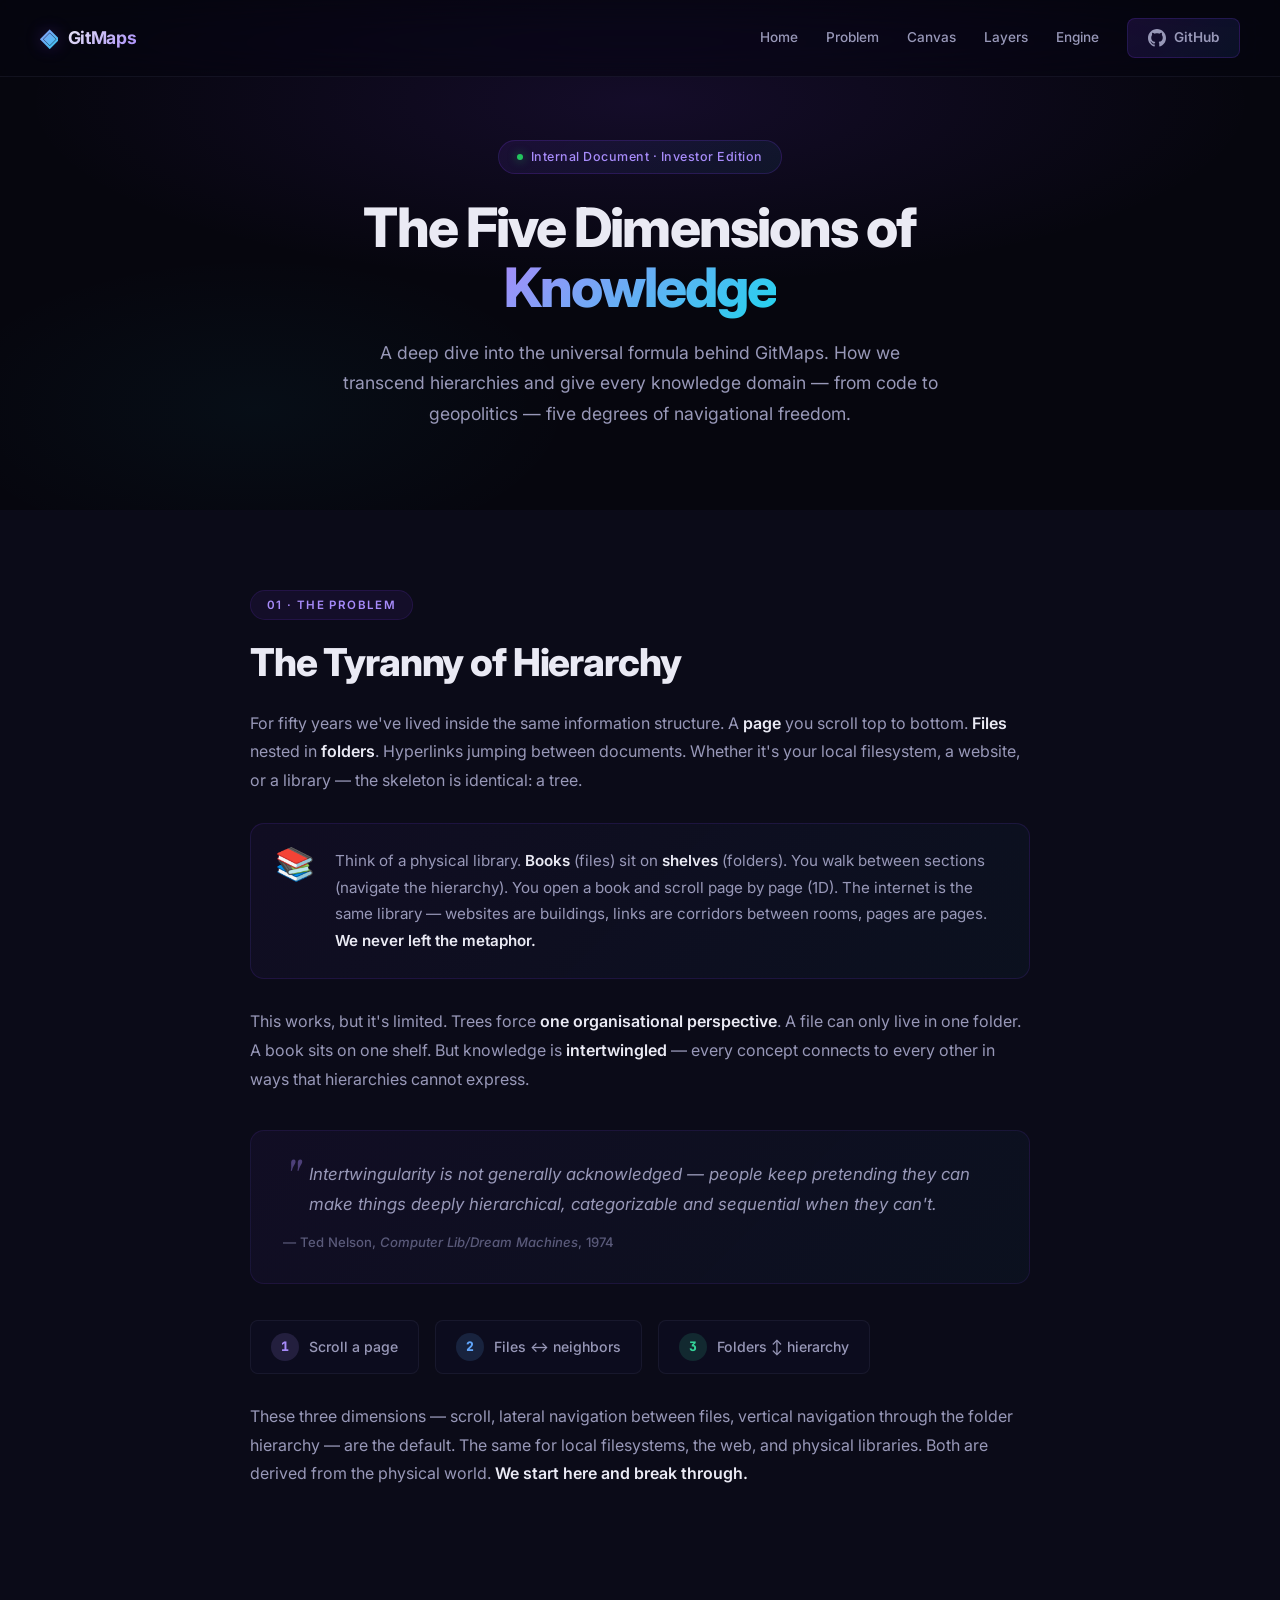
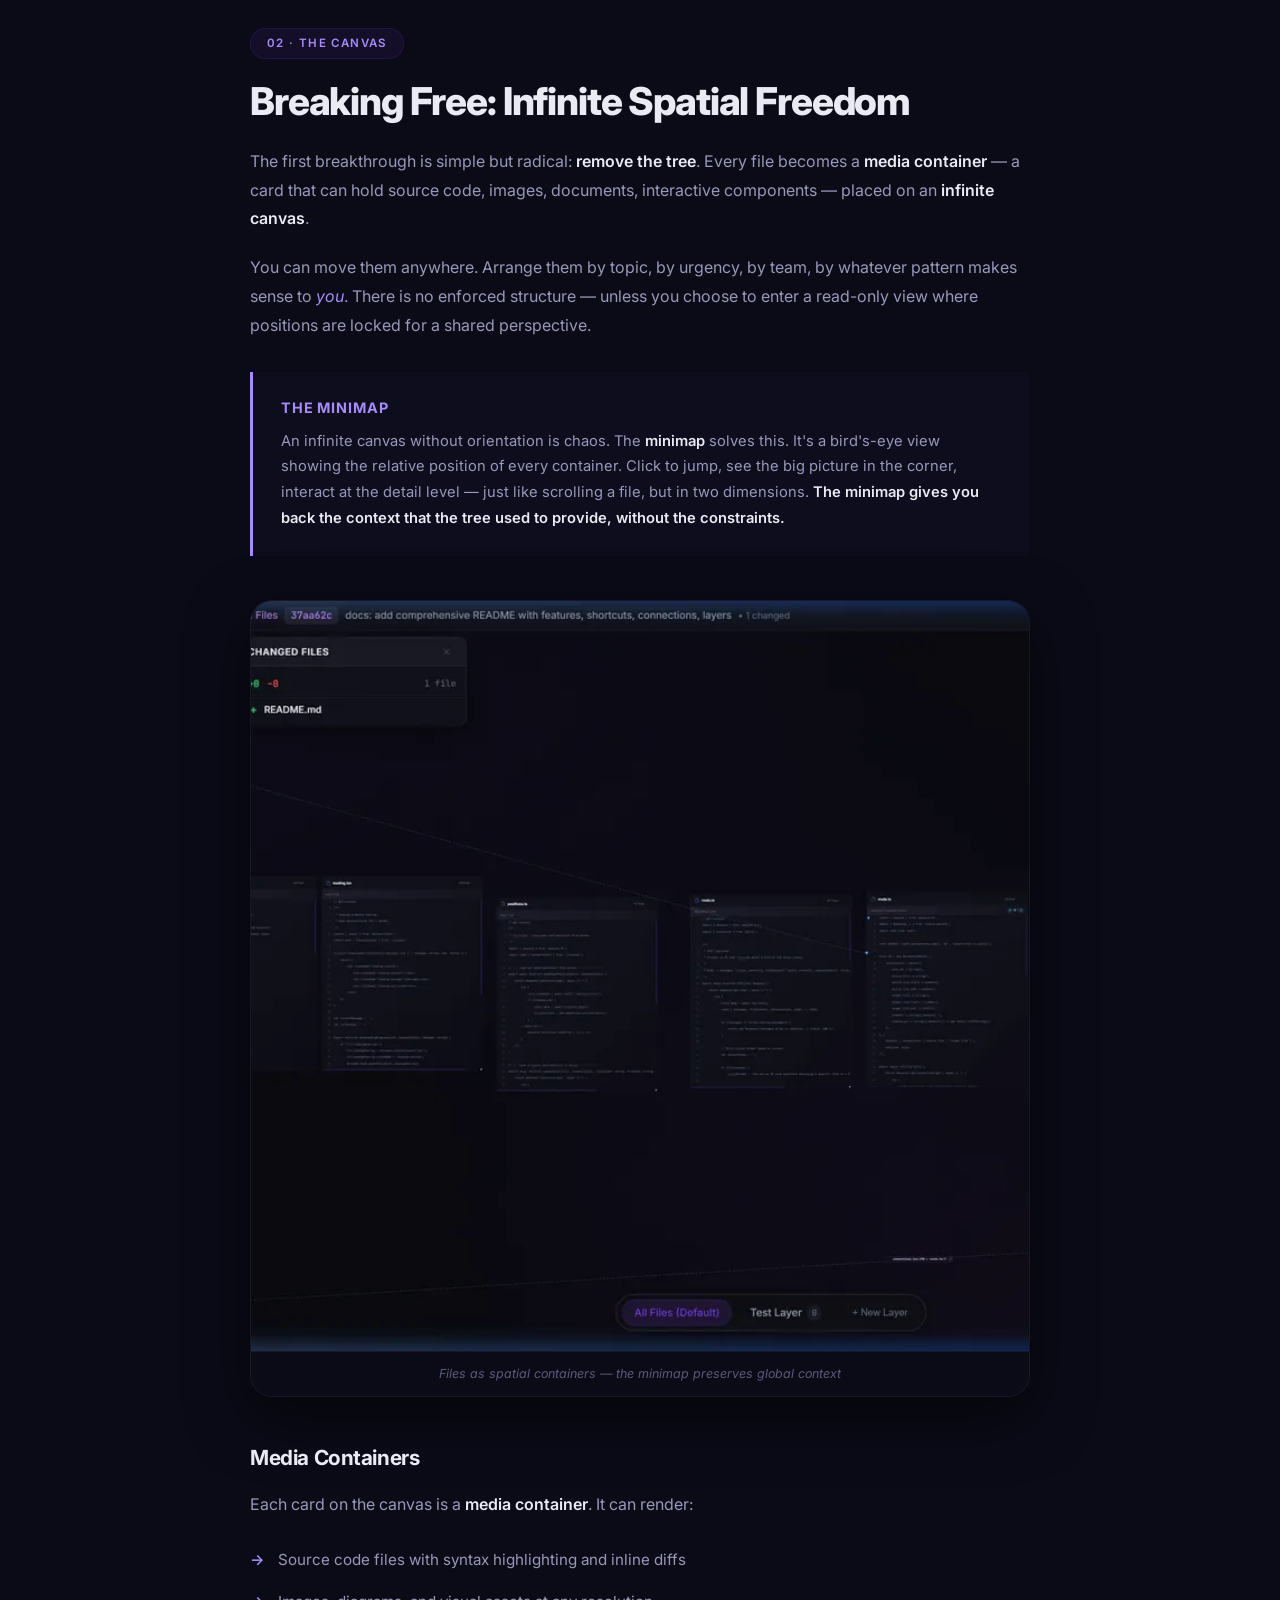
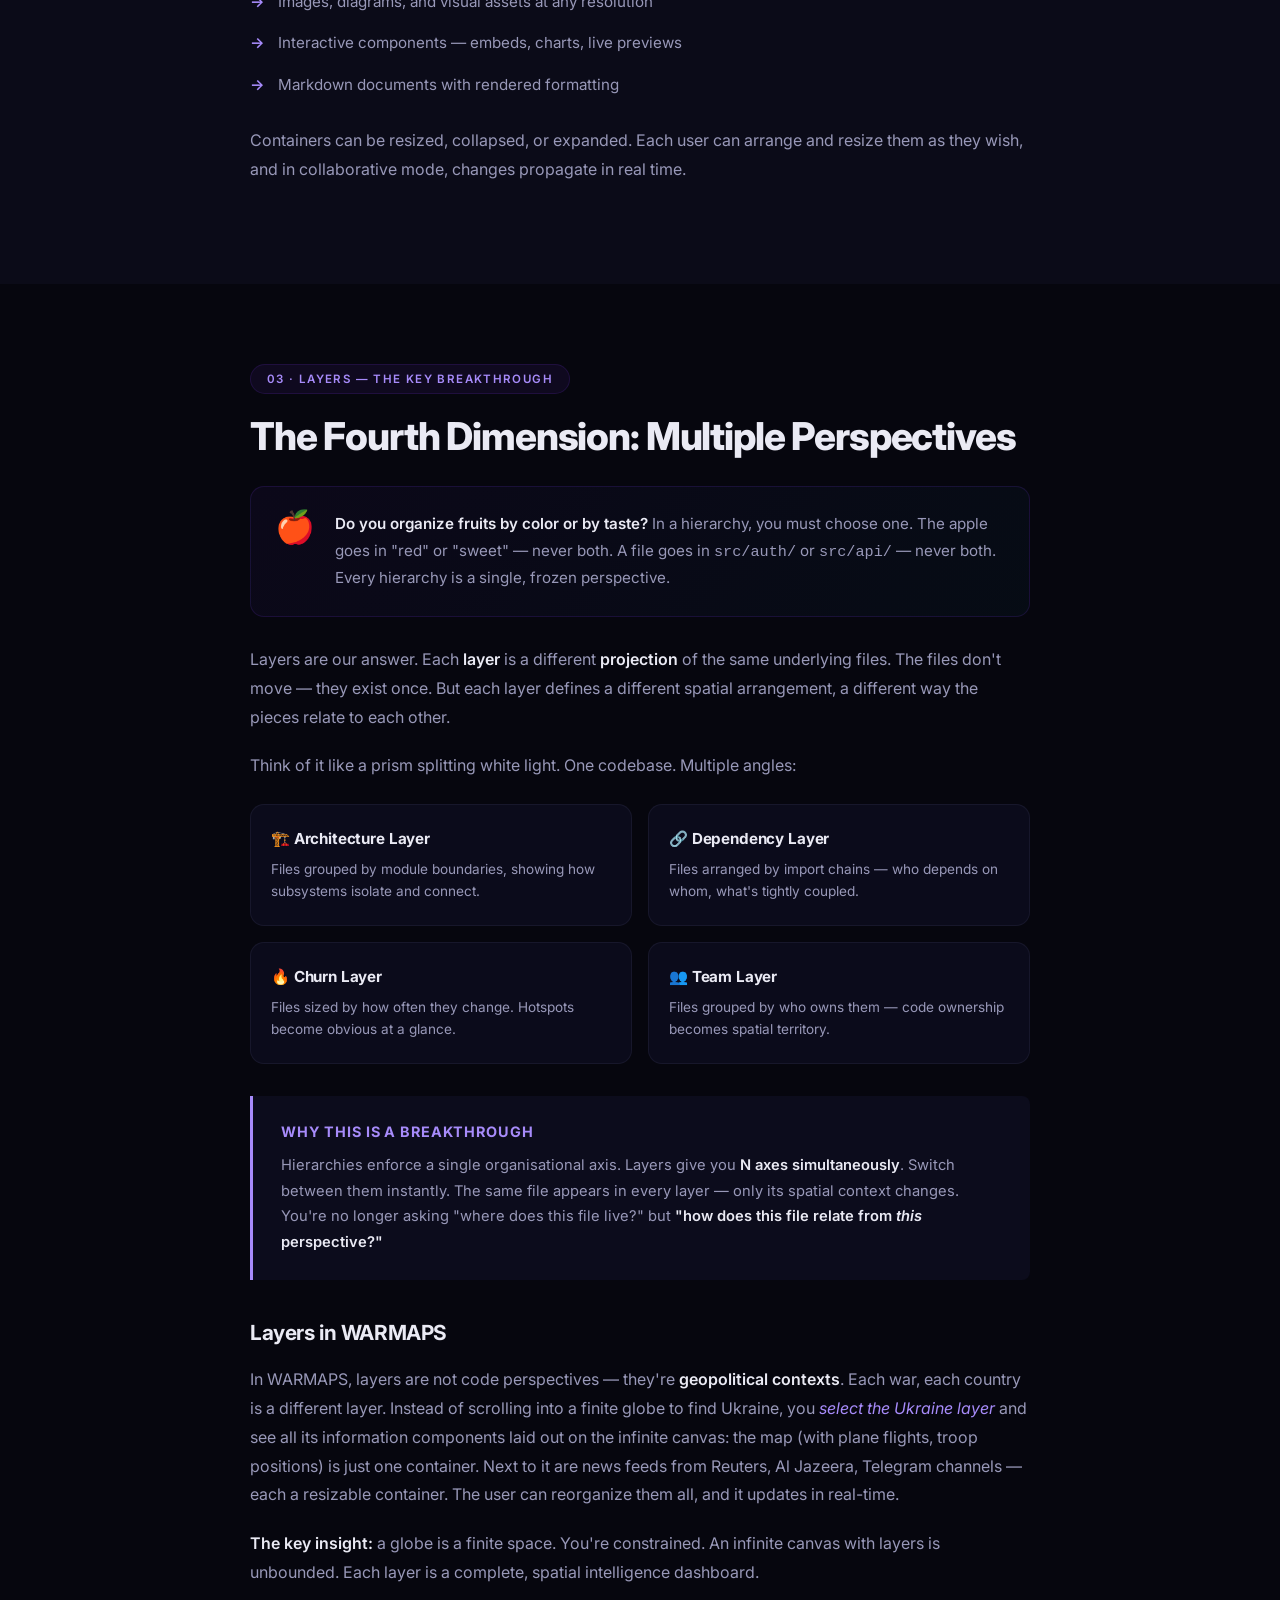
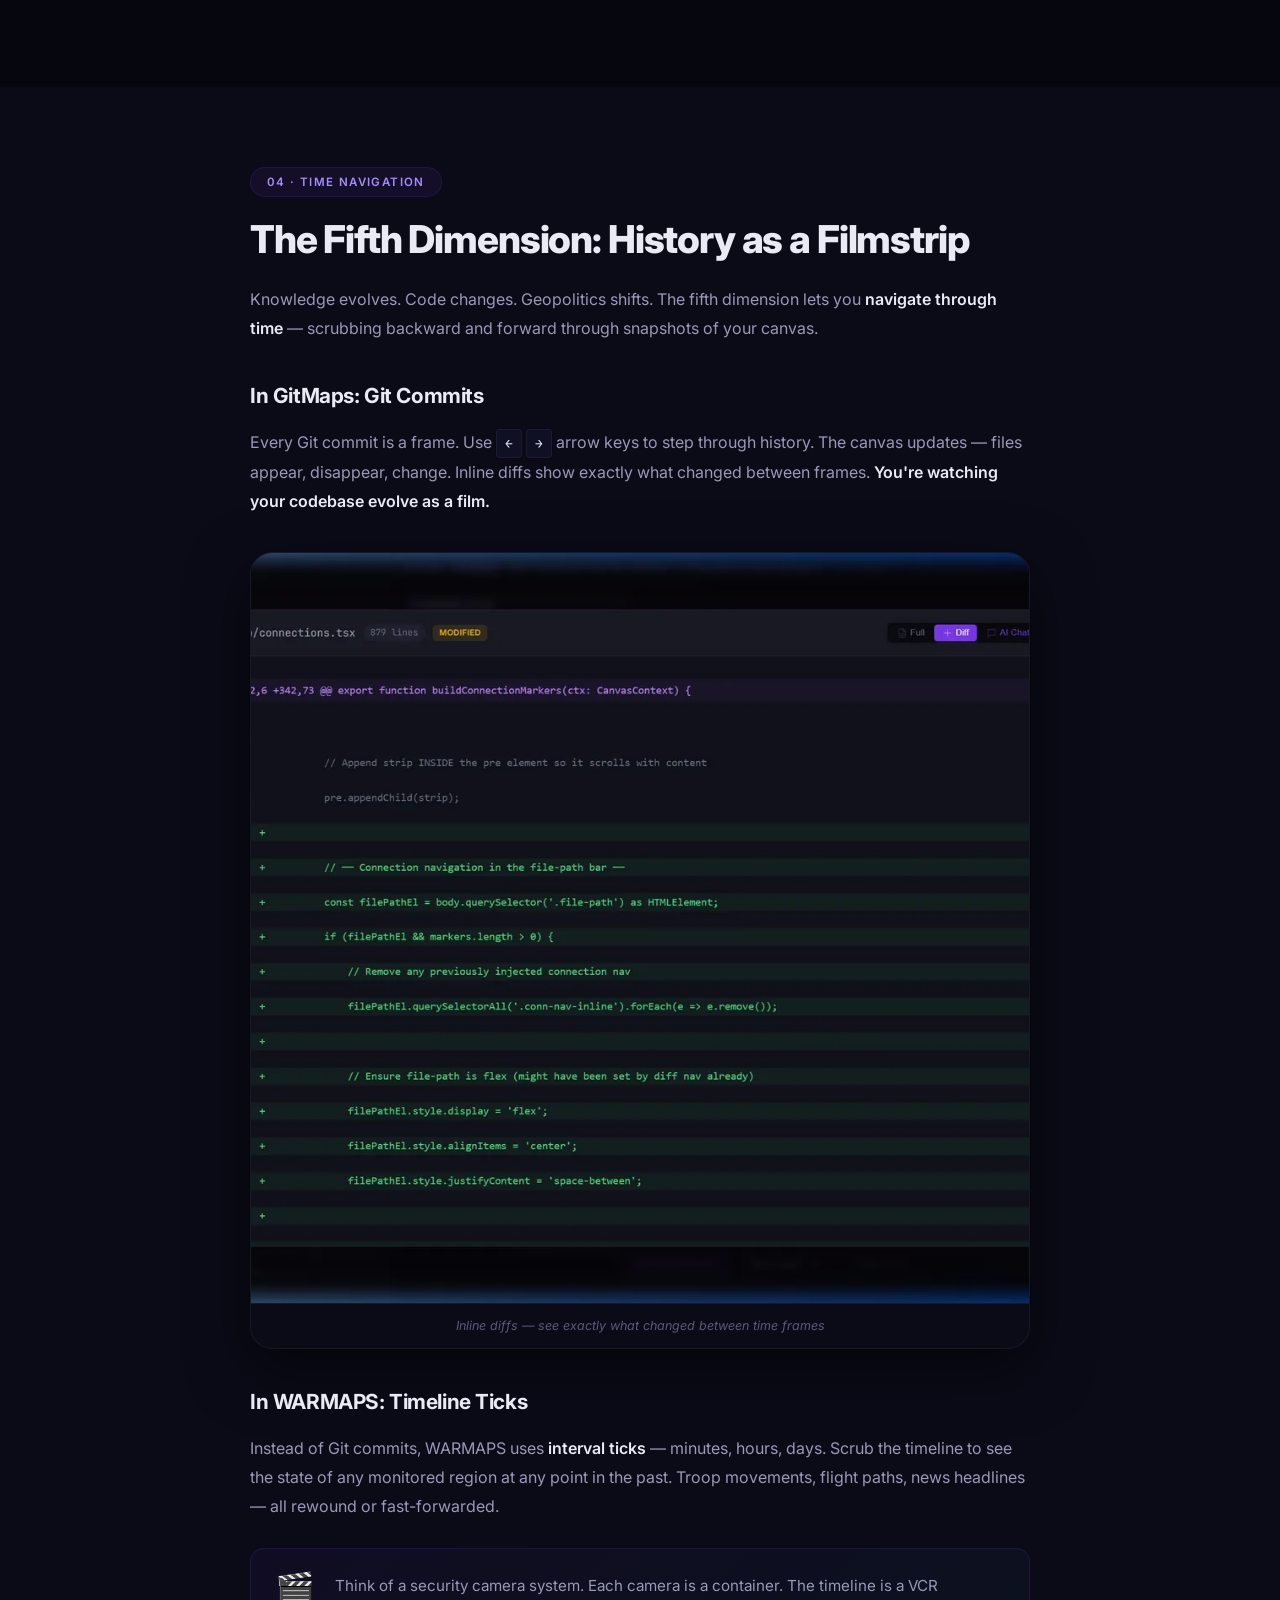
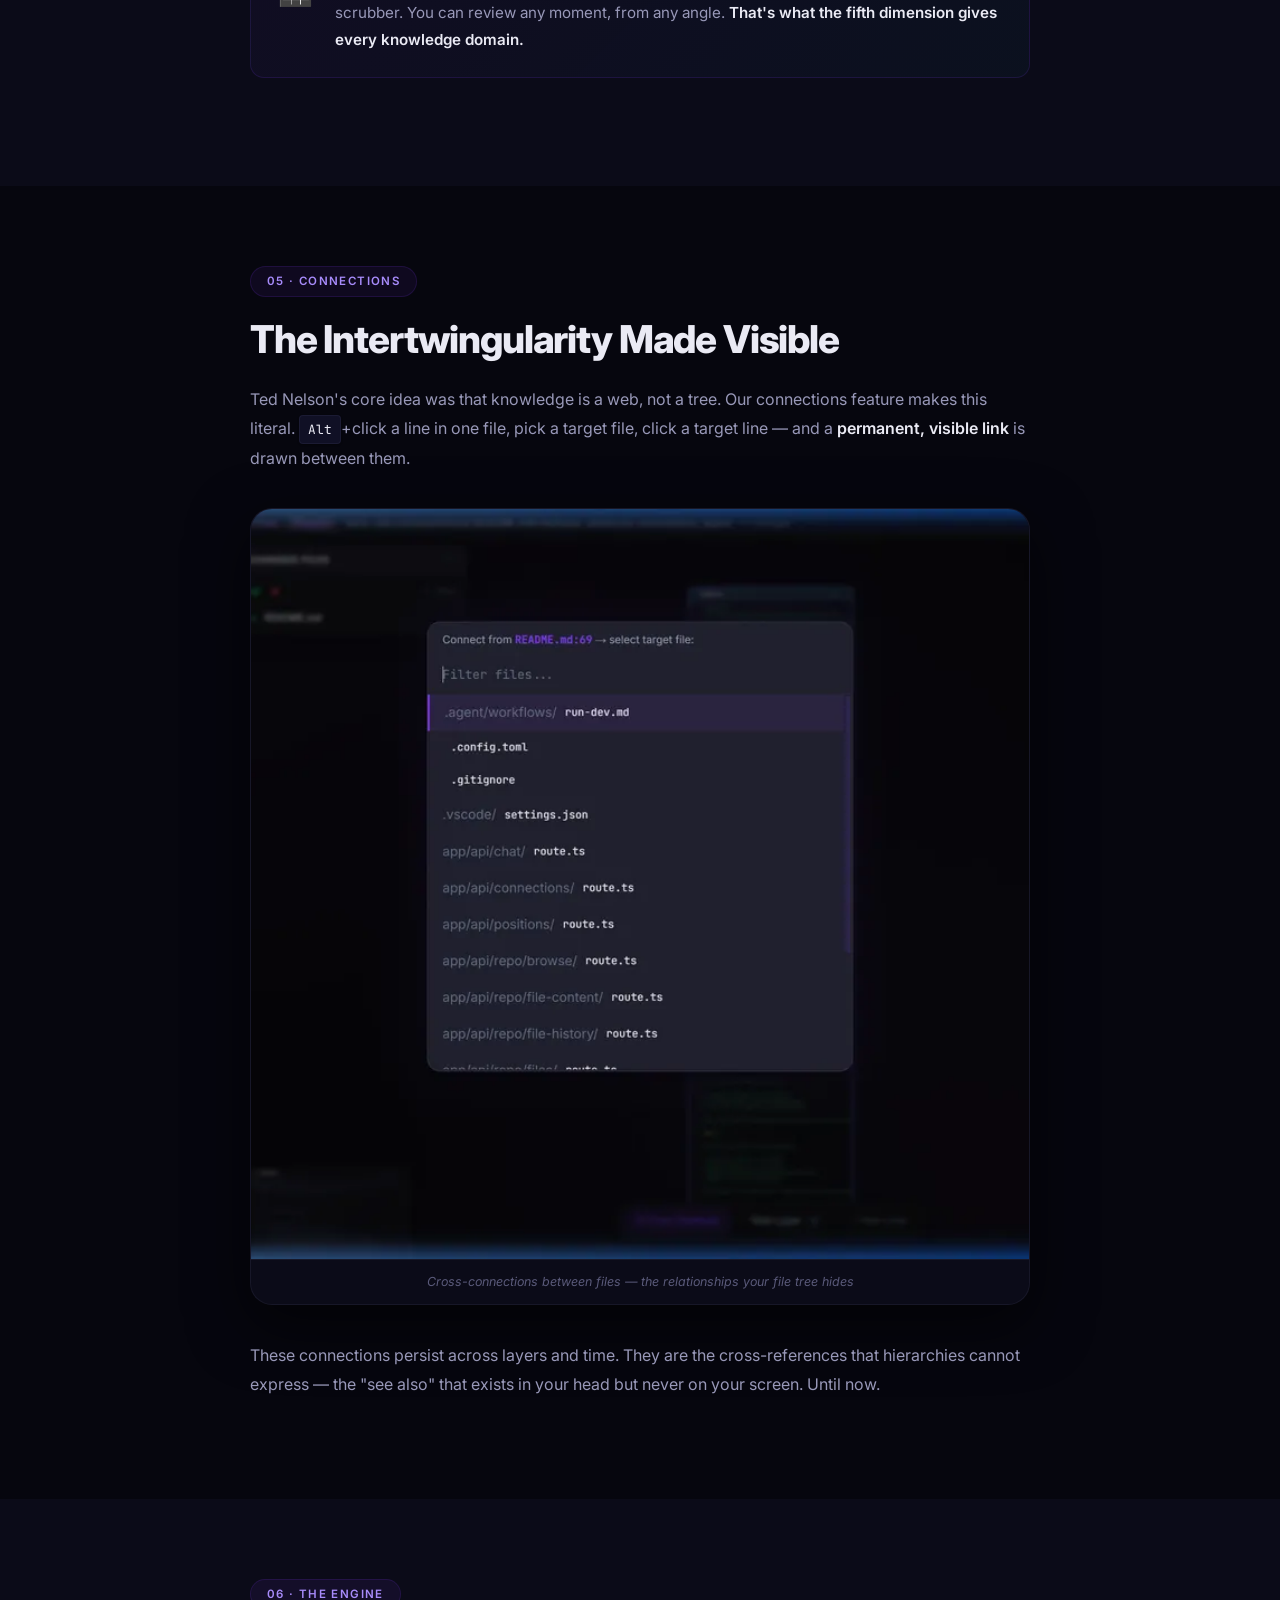
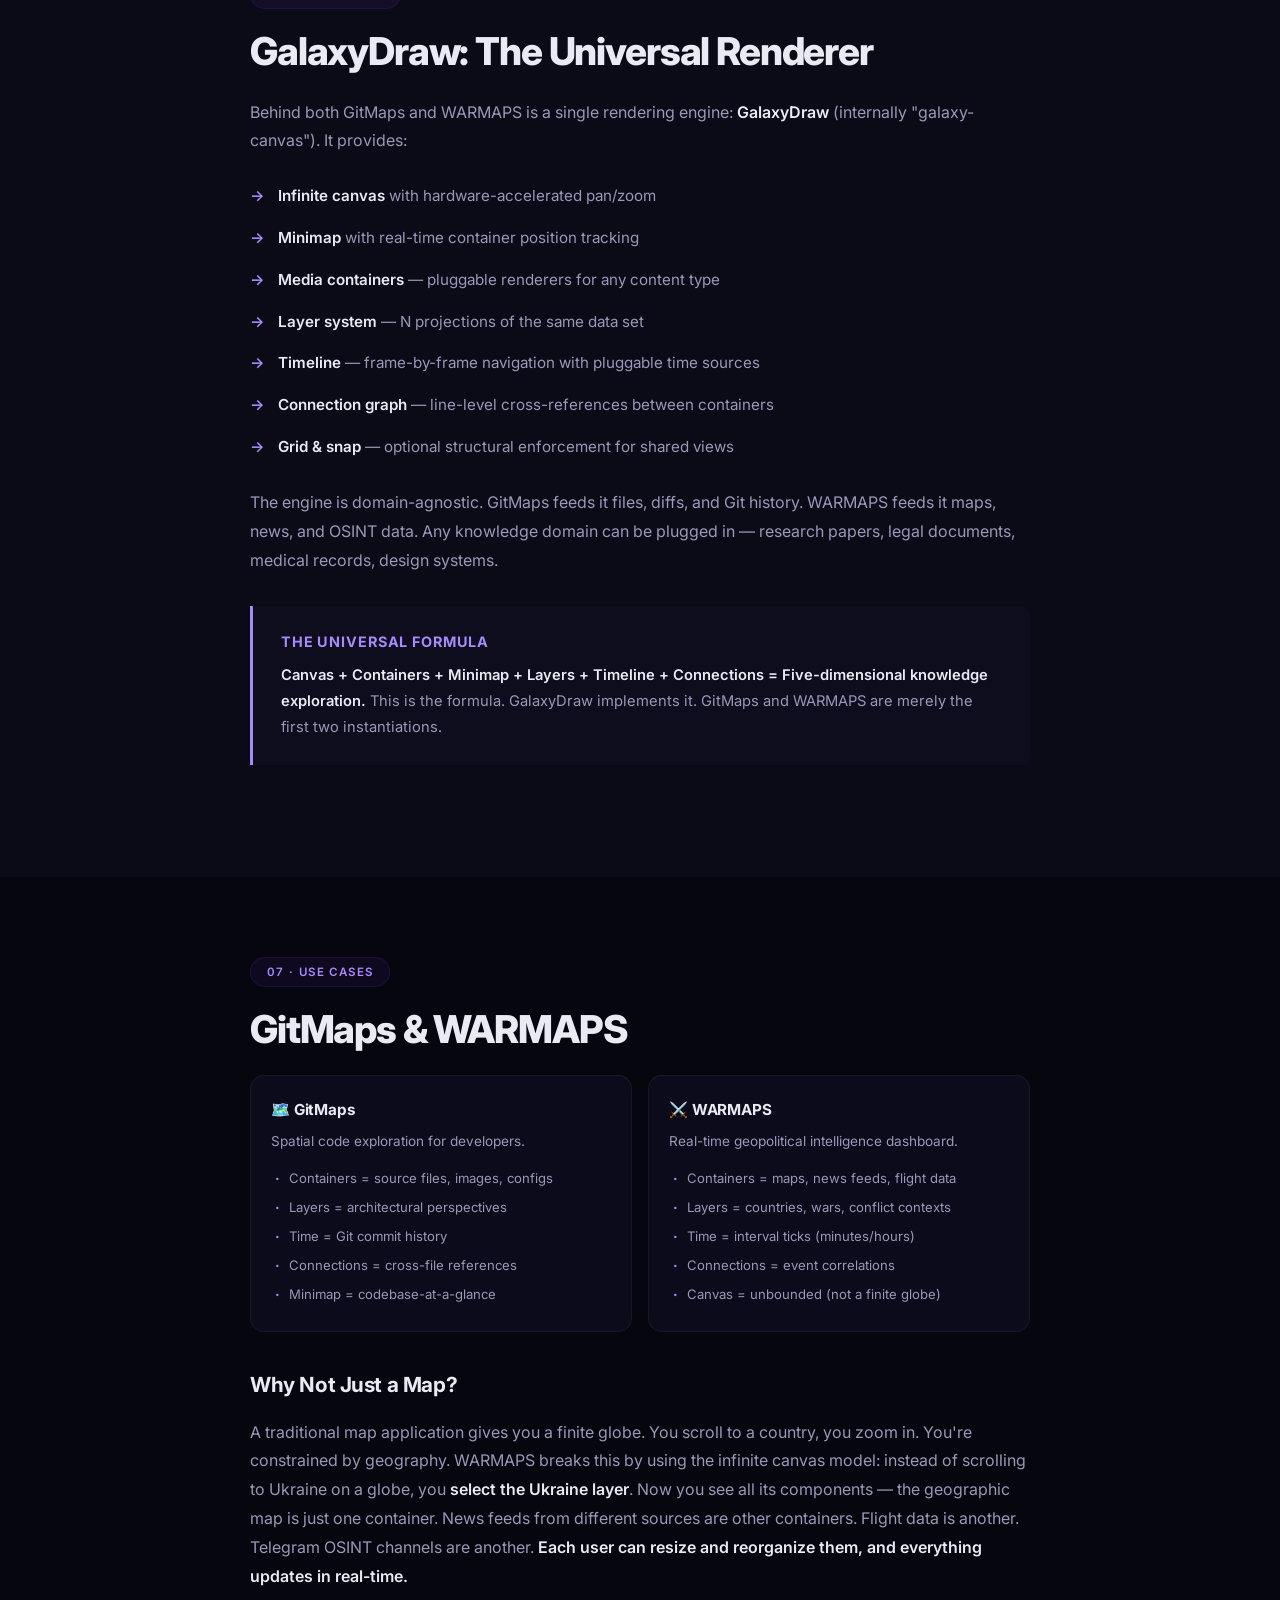
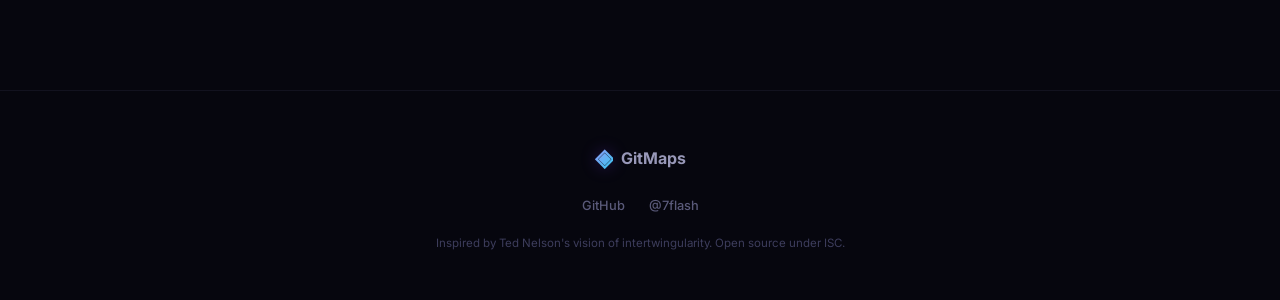
<file: concepts.html>
<!DOCTYPE html>
<html lang="en">

<head>
    <meta charset="UTF-8">
    <meta name="viewport" content="width=device-width, initial-scale=1.0">
    <title>GitMaps — Deep Dive: The Five Dimensions</title>
    <meta name="description"
        content="A comprehensive exploration of the five-dimensional knowledge model behind GitMaps. From flat pages to infinite canvases, layers, and time-travel.">
    <!-- Open Graph -->
    <meta property="og:type" content="article">
    <meta property="og:title" content="GitMaps — Deep Dive: The Five Dimensions">
    <meta property="og:description"
        content="A comprehensive exploration of the five-dimensional knowledge model. From flat pages to infinite canvases, layers, and time-travel.">
    <meta property="og:image" content="https://gitmaps.dev/hero-demo.webp">
    <meta property="og:url" content="https://gitmaps.dev/concepts">
    <!-- Twitter Card -->
    <meta name="twitter:card" content="summary_large_image">
    <meta name="twitter:title" content="GitMaps — The Five Dimensions of Knowledge">
    <meta name="twitter:description"
        content="Deep dive into the universal formula behind GitMaps. How we transcend hierarchies with five degrees of navigational freedom.">
    <meta name="twitter:image" content="https://gitmaps.dev/hero-demo.webp">
    <!-- Theme -->
    <meta name="theme-color" content="#0a0e1a">
    <link rel="icon"
        href="data:image/svg+xml,<svg xmlns='http://www.w3.org/2000/svg' viewBox='0 0 100 100'><text y='.9em' font-size='90'>◈</text></svg>">
    <link rel="preconnect" href="https://fonts.googleapis.com">
    <link rel="preconnect" href="https://fonts.gstatic.com" crossorigin>
    <link
        href="https://fonts.googleapis.com/css2?family=Inter:wght@300;400;500;600;700;800;900&family=JetBrains+Mono:wght@400;500;700&family=Instrument+Serif:ital@0;1&display=swap"
        rel="stylesheet">
    <link rel="stylesheet" href="styles.css">
</head>

<body>
    <!-- ─── Navigation ──────────────────────────────────── -->
    <nav id="navbar">
        <div class="nav-inner">
            <a href="index.html" class="nav-logo">
                <span class="logo-icon">◈</span>
                <span class="logo-text">GitMaps</span>
            </a>
            <div class="nav-links">
                <a href="index.html">Home</a>
                <a href="#problem">Problem</a>
                <a href="#canvas-section">Canvas</a>
                <a href="#layers-section">Layers</a>
                <a href="#engine-section">Engine</a>
                <a href="https://github.com/7flash/gitmaps" class="nav-cta" target="_blank" rel="noopener">
                    <svg width="18" height="18" viewBox="0 0 24 24" fill="currentColor">
                        <path
                            d="M12 0c-6.626 0-12 5.373-12 12 0 5.302 3.438 9.8 8.207 11.387.599.111.793-.261.793-.577v-2.234c-3.338.726-4.033-1.416-4.033-1.416-.546-1.387-1.333-1.756-1.333-1.756-1.089-.745.083-.729.083-.729 1.205.084 1.839 1.237 1.839 1.237 1.07 1.834 2.807 1.304 3.492.997.107-.775.418-1.305.762-1.604-2.665-.305-5.467-1.334-5.467-5.931 0-1.311.469-2.381 1.236-3.221-.124-.303-.535-1.524.117-3.176 0 0 1.008-.322 3.301 1.23.957-.266 1.983-.399 3.003-.404 1.02.005 2.047.138 3.006.404 2.291-1.552 3.297-1.23 3.297-1.23.653 1.653.242 2.874.118 3.176.77.84 1.235 1.911 1.235 3.221 0 4.609-2.807 5.624-5.479 5.921.43.372.823 1.102.823 2.222v3.293c0 .319.192.694.801.576 4.765-1.589 8.199-6.086 8.199-11.386 0-6.627-5.373-12-12-12z" />
                    </svg>
                    GitHub
                </a>
            </div>
        </div>
    </nav>

    <!-- ─── Hero ─────────────────────────────────────────── -->
    <section class="concepts-hero">
        <div class="concepts-hero-bg"></div>
        <div class="concepts-hero-content">
            <div class="hero-badge" style="margin-bottom:24px">
                <span class="badge-dot"></span>
                Internal Document · Investor Edition
            </div>
            <h1>The Five Dimensions of <span class="text-gradient">Knowledge</span></h1>
            <p>A deep dive into the universal formula behind GitMaps. How we transcend hierarchies and give
                every knowledge domain — from code to geopolitics — five degrees of navigational freedom.</p>
        </div>
    </section>

    <!-- ═══════════════════════════════════════════════════ -->
    <!-- 01 · THE PROBLEM                                   -->
    <!-- ═══════════════════════════════════════════════════ -->
    <div id="problem" class="concept-block">
        <div class="concept-block-inner">
            <div class="concept-number">01 · The Problem</div>
            <h2>The Tyranny of Hierarchy</h2>

            <p class="concept-text">
                For fifty years we've lived inside the same information structure. A <strong>page</strong> you scroll
                top to bottom. <strong>Files</strong> nested in <strong>folders</strong>. Hyperlinks jumping between
                documents. Whether it's your local filesystem, a website, or a library — the skeleton is identical:
                a tree.
            </p>

            <div class="analogy-card">
                <span class="analogy-emoji">📚</span>
                <p>
                    Think of a physical library. <strong>Books</strong> (files) sit on <strong>shelves</strong>
                    (folders). You walk between sections (navigate the hierarchy). You open a book and scroll
                    page by page (1D). The internet is the same library — websites are buildings,
                    links are corridors between rooms, pages are pages. <strong>We never left the metaphor.</strong>
                </p>
            </div>

            <p class="concept-text">
                This works, but it's limited. Trees force <strong>one organisational perspective</strong>.
                A file can only live in one folder. A book sits on one shelf. But knowledge is
                <strong>intertwingled</strong> — every concept connects to every other in ways that
                hierarchies cannot express.
            </p>

            <blockquote class="nelson-quote" style="margin: 36px 0;">
                <span class="quote-mark">"</span>
                Intertwingularity is not generally acknowledged — people keep pretending they can make things
                deeply hierarchical, categorizable and sequential when they can't.
                <cite>— Ted Nelson, <em>Computer Lib/Dream Machines</em>, 1974</cite>
            </blockquote>

            <div class="dimension-visual">
                <div class="dim-chip dim-chip--1d">
                    <div class="dim-chip-icon">1</div>
                    Scroll a page
                </div>
                <div class="dim-chip dim-chip--2d">
                    <div class="dim-chip-icon">2</div>
                    Files ↔ neighbors
                </div>
                <div class="dim-chip dim-chip--3d">
                    <div class="dim-chip-icon">3</div>
                    Folders ↕ hierarchy
                </div>
            </div>

            <p class="concept-text">
                These three dimensions — scroll, lateral navigation between files, vertical navigation through
                the folder hierarchy — are the default. The same for local filesystems, the web, and physical
                libraries. Both are derived from the physical world. <strong>We start here and break
                    through.</strong>
            </p>
        </div>
    </div>

    <!-- ═══════════════════════════════════════════════════ -->
    <!-- 02 · THE CANVAS                                     -->
    <!-- ═══════════════════════════════════════════════════ -->
    <div id="canvas-section" class="concept-block">
        <div class="concept-block-inner">
            <div class="concept-number">02 · The Canvas</div>
            <h2>Breaking Free: Infinite Spatial Freedom</h2>

            <p class="concept-text">
                The first breakthrough is simple but radical: <strong>remove the tree</strong>.
                Every file becomes a <strong>media container</strong> — a card that can hold source code,
                images, documents, interactive components — placed on an <strong>infinite canvas</strong>.
            </p>

            <p class="concept-text">
                You can move them anywhere. Arrange them by topic, by urgency, by team, by whatever pattern
                makes sense to <em>you</em>. There is no enforced structure — unless you choose to enter a
                read-only view where positions are locked for a shared perspective.
            </p>

            <div class="insight-callout">
                <h4>The Minimap</h4>
                <p>
                    An infinite canvas without orientation is chaos. The <strong>minimap</strong> solves this.
                    It's a bird's-eye view showing the relative position of every container. Click to jump,
                    see the big picture in the corner, interact at the detail level — just like scrolling a
                    file, but in two dimensions. <strong>The minimap gives you back the context that
                        the tree used to provide, without the constraints.</strong>
                </p>
            </div>

            <div class="product-screenshot" style="margin:44px 0">
                <img src="img-canvas.webp" alt="GitMaps canvas with minimap showing spatial file arrangement"
                    loading="lazy" decoding="async" width="1200" height="750">
                <p class="screenshot-caption">Files as spatial containers — the minimap preserves global
                    context</p>
            </div>

            <h3>Media Containers</h3>
            <p class="concept-text">
                Each card on the canvas is a <strong>media container</strong>. It can render:
            </p>
            <ul class="concept-list">
                <li>Source code files with syntax highlighting and inline diffs</li>
                <li>Images, diagrams, and visual assets at any resolution</li>
                <li>Interactive components — embeds, charts, live previews</li>
                <li>Markdown documents with rendered formatting</li>
            </ul>
            <p class="concept-text">
                Containers can be resized, collapsed, or expanded. Each user can arrange and resize them
                as they wish, and in collaborative mode, changes propagate in real time.
            </p>
        </div>
    </div>

    <!-- ═══════════════════════════════════════════════════ -->
    <!-- 03 · LAYERS (KEY BREAKTHROUGH)                      -->
    <!-- ═══════════════════════════════════════════════════ -->
    <div id="layers-section" class="concept-block">
        <div class="concept-block-inner">
            <div class="concept-number">03 · Layers — The Key Breakthrough</div>
            <h2>The Fourth Dimension: Multiple Perspectives</h2>

            <div class="analogy-card">
                <span class="analogy-emoji">🍎</span>
                <p>
                    <strong>Do you organize fruits by color or by taste?</strong> In a hierarchy, you must
                    choose one. The apple goes in "red" or "sweet" — never both. A file goes in
                    <code>src/auth/</code> or <code>src/api/</code> — never both. Every hierarchy is a
                    single, frozen perspective.
                </p>
            </div>

            <p class="concept-text">
                Layers are our answer. Each <strong>layer</strong> is a different <strong>projection</strong>
                of the same underlying files. The files don't move — they exist once. But each layer defines
                a different spatial arrangement, a different way the pieces relate to each other.
            </p>

            <p class="concept-text">
                Think of it like a prism splitting white light. One codebase. Multiple angles:
            </p>

            <div class="use-case-grid">
                <div class="use-case-card">
                    <h4>🏗️ Architecture Layer</h4>
                    <p>Files grouped by module boundaries, showing how subsystems isolate and connect.</p>
                </div>
                <div class="use-case-card">
                    <h4>🔗 Dependency Layer</h4>
                    <p>Files arranged by import chains — who depends on whom, what's tightly coupled.</p>
                </div>
                <div class="use-case-card">
                    <h4>🔥 Churn Layer</h4>
                    <p>Files sized by how often they change. Hotspots become obvious at a glance.</p>
                </div>
                <div class="use-case-card">
                    <h4>👥 Team Layer</h4>
                    <p>Files grouped by who owns them — code ownership becomes spatial territory.</p>
                </div>
            </div>

            <div class="insight-callout">
                <h4>Why this is a breakthrough</h4>
                <p>
                    Hierarchies enforce a single organisational axis. Layers give you <strong>N
                        axes simultaneously</strong>. Switch between them instantly. The same file appears
                    in every layer — only its spatial context changes. You're no longer asking
                    "where does this file live?" but <strong>"how does this file relate from <em>this</em>
                        perspective?"</strong>
                </p>
            </div>

            <h3>Layers in WARMAPS</h3>
            <p class="concept-text">
                In WARMAPS, layers are not code perspectives — they're <strong>geopolitical contexts</strong>.
                Each war, each country is a different layer. Instead of scrolling into a finite globe to find
                Ukraine, you <em>select the Ukraine layer</em> and see all its information components laid out
                on the infinite canvas: the map (with plane flights, troop positions) is just one container.
                Next to it are news feeds from Reuters, Al Jazeera, Telegram channels — each a resizable
                container. The user can reorganize them all, and it updates in real-time.
            </p>
            <p class="concept-text">
                <strong>The key insight:</strong> a globe is a finite space. You're constrained. An infinite
                canvas with layers is unbounded. Each layer is a complete, spatial intelligence dashboard.
            </p>
        </div>
    </div>

    <!-- ═══════════════════════════════════════════════════ -->
    <!-- 04 · TIME                                           -->
    <!-- ═══════════════════════════════════════════════════ -->
    <div class="concept-block">
        <div class="concept-block-inner">
            <div class="concept-number">04 · Time Navigation</div>
            <h2>The Fifth Dimension: History as a Filmstrip</h2>

            <p class="concept-text">
                Knowledge evolves. Code changes. Geopolitics shifts. The fifth dimension lets you
                <strong>navigate through time</strong> — scrubbing backward and forward through snapshots
                of your canvas.
            </p>

            <h3>In GitMaps: Git Commits</h3>
            <p class="concept-text">
                Every Git commit is a frame. Use <kbd>←</kbd> <kbd>→</kbd> arrow keys to step through
                history. The canvas updates — files appear, disappear, change. Inline diffs show exactly
                what changed between frames. <strong>You're watching your codebase evolve as a film.</strong>
            </p>

            <div class="product-screenshot" style="margin:36px 0">
                <img src="img-diff.webp" alt="Inline diff view showing code changes between commits" loading="lazy"
                    decoding="async" width="1200" height="750">
                <p class="screenshot-caption">Inline diffs — see exactly what changed between time frames
                </p>
            </div>

            <h3>In WARMAPS: Timeline Ticks</h3>
            <p class="concept-text">
                Instead of Git commits, WARMAPS uses <strong>interval ticks</strong> — minutes, hours, days.
                Scrub the timeline to see the state of any monitored region at any point in the past.
                Troop movements, flight paths, news headlines — all rewound or fast-forwarded.
            </p>

            <div class="analogy-card">
                <span class="analogy-emoji">🎬</span>
                <p>
                    Think of a security camera system. Each camera is a container. The timeline is a
                    VCR scrubber. You can review any moment, from any angle. <strong>That's what the
                        fifth dimension gives every knowledge domain.</strong>
                </p>
            </div>
        </div>
    </div>

    <!-- ═══════════════════════════════════════════════════ -->
    <!-- 05 · CONNECTIONS                                    -->
    <!-- ═══════════════════════════════════════════════════ -->
    <div class="concept-block">
        <div class="concept-block-inner">
            <div class="concept-number">05 · Connections</div>
            <h2>The Intertwingularity Made Visible</h2>

            <p class="concept-text">
                Ted Nelson's core idea was that knowledge is a web, not a tree. Our connections feature
                makes this literal. <kbd>Alt</kbd>+click a line in one file, pick a target file, click
                a target line — and a <strong>permanent, visible link</strong> is drawn between them.
            </p>

            <div class="product-screenshot" style="margin:36px 0">
                <img src="img-connections.webp" alt="Visible connections between files on the canvas" loading="lazy"
                    decoding="async" width="1200" height="750">
                <p class="screenshot-caption">Cross-connections between files — the relationships your file
                    tree hides</p>
            </div>

            <p class="concept-text">
                These connections persist across layers and time. They are the cross-references that
                hierarchies cannot express — the "see also" that exists in your head but never on your
                screen. Until now.
            </p>
        </div>
    </div>

    <!-- ═══════════════════════════════════════════════════ -->
    <!-- 06 · THE ENGINE                                     -->
    <!-- ═══════════════════════════════════════════════════ -->
    <div id="engine-section" class="concept-block">
        <div class="concept-block-inner">
            <div class="concept-number">06 · The Engine</div>
            <h2>GalaxyDraw: The Universal Renderer</h2>

            <p class="concept-text">
                Behind both GitMaps and WARMAPS is a single rendering engine: <strong>GalaxyDraw</strong>
                (internally "galaxy-canvas"). It provides:
            </p>

            <ul class="concept-list">
                <li><strong>Infinite canvas</strong> with hardware-accelerated pan/zoom</li>
                <li><strong>Minimap</strong> with real-time container position tracking</li>
                <li><strong>Media containers</strong> — pluggable renderers for any content type</li>
                <li><strong>Layer system</strong> — N projections of the same data set</li>
                <li><strong>Timeline</strong> — frame-by-frame navigation with pluggable time sources</li>
                <li><strong>Connection graph</strong> — line-level cross-references between containers</li>
                <li><strong>Grid & snap</strong> — optional structural enforcement for shared views</li>
            </ul>

            <p class="concept-text">
                The engine is domain-agnostic. GitMaps feeds it files, diffs, and Git history. WARMAPS
                feeds it maps, news, and OSINT data. Any knowledge domain can be plugged in — research papers,
                legal documents, medical records, design systems.
            </p>

            <div class="insight-callout">
                <h4>The Universal Formula</h4>
                <p>
                    <strong>Canvas + Containers + Minimap + Layers + Timeline + Connections = Five-dimensional
                        knowledge exploration.</strong> This is the formula. GalaxyDraw implements it.
                    GitMaps and WARMAPS are merely the first two instantiations.
                </p>
            </div>
        </div>
    </div>

    <!-- ═══════════════════════════════════════════════════ -->
    <!-- 07 · USE CASES                                      -->
    <!-- ═══════════════════════════════════════════════════ -->
    <div class="concept-block">
        <div class="concept-block-inner">
            <div class="concept-number">07 · Use Cases</div>
            <h2>GitMaps & WARMAPS</h2>

            <div class="use-case-grid">
                <div class="use-case-card">
                    <h4>🗺️ GitMaps</h4>
                    <p>Spatial code exploration for developers.</p>
                    <ul>
                        <li>Containers = source files, images, configs</li>
                        <li>Layers = architectural perspectives</li>
                        <li>Time = Git commit history</li>
                        <li>Connections = cross-file references</li>
                        <li>Minimap = codebase-at-a-glance</li>
                    </ul>
                </div>
                <div class="use-case-card">
                    <h4>⚔️ WARMAPS</h4>
                    <p>Real-time geopolitical intelligence dashboard.</p>
                    <ul>
                        <li>Containers = maps, news feeds, flight data</li>
                        <li>Layers = countries, wars, conflict contexts</li>
                        <li>Time = interval ticks (minutes/hours)</li>
                        <li>Connections = event correlations</li>
                        <li>Canvas = unbounded (not a finite globe)</li>
                    </ul>
                </div>
            </div>

            <h3>Why Not Just a Map?</h3>
            <p class="concept-text">
                A traditional map application gives you a finite globe. You scroll to a country,
                you zoom in. You're constrained by geography. WARMAPS breaks this by using the
                infinite canvas model: instead of scrolling to Ukraine on a globe, you <strong>select
                    the Ukraine layer</strong>. Now you see all its components — the geographic map is
                just one container. News feeds from different sources are other containers. Flight data
                is another. Telegram OSINT channels are another. <strong>Each user can resize and
                    reorganize them, and everything updates in real-time.</strong>
            </p>
        </div>
    </div>

    <!-- ─── Footer ──────────────────────────────────────── -->
    <footer>
        <div class="footer-inner">
            <div class="footer-logo">
                <span class="logo-icon">◈</span>
                <span>GitMaps</span>
            </div>
            <div class="footer-links">
                <a href="https://github.com/7flash/gitmaps" target="_blank" rel="noopener">GitHub</a>
                <a href="https://github.com/7flash" target="_blank" rel="noopener">@7flash</a>
            </div>
            <p class="footer-copy">Inspired by Ted Nelson's vision of intertwingularity. Open source under ISC.</p>
        </div>
    </footer>

    <script src="script.js"></script>
</body>

</html>
</file>
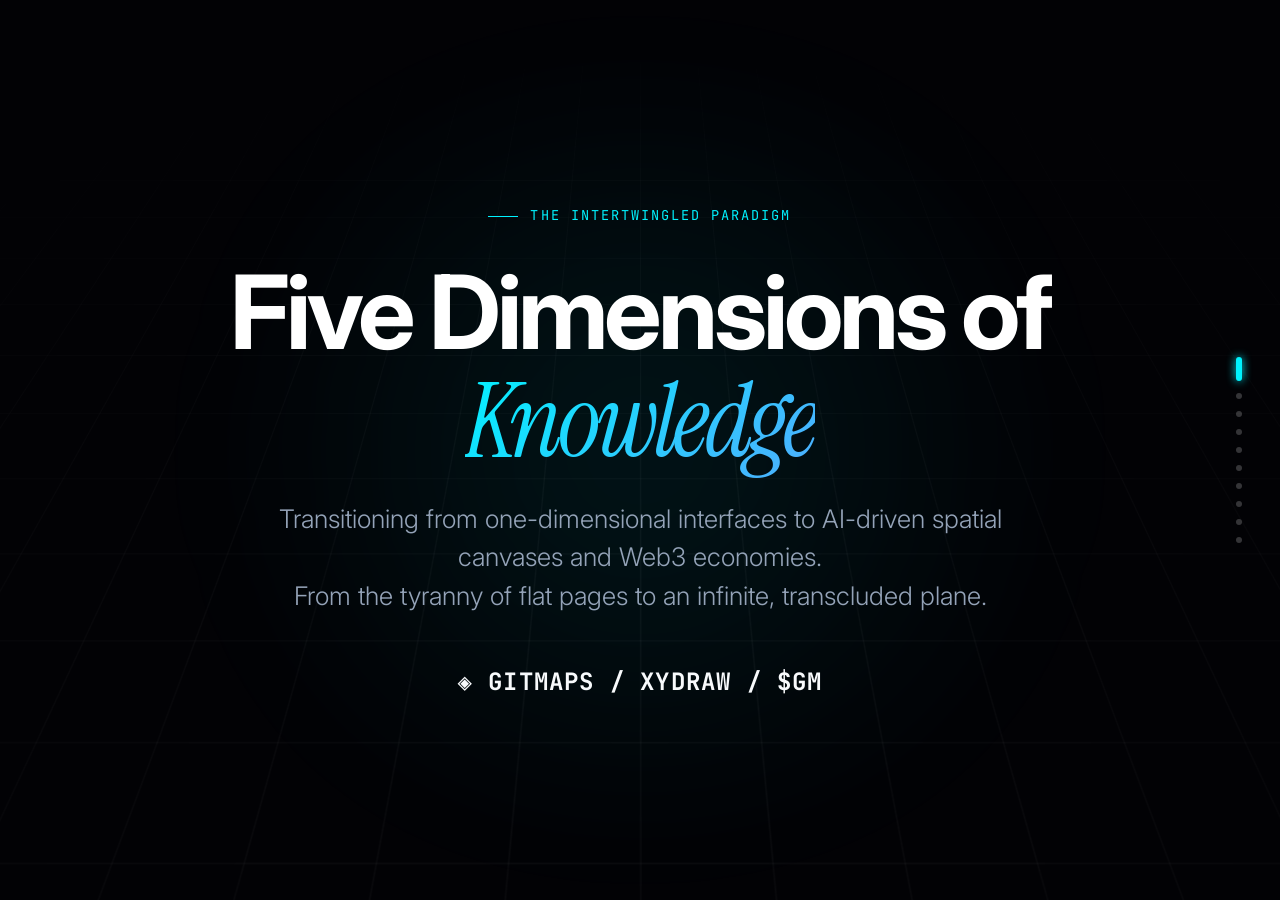
<file: pitch.html>
<!DOCTYPE html>
<html lang="en">

<head>
    <meta charset="UTF-8">
    <meta name="viewport" content="width=device-width, initial-scale=1.0">
    <title>GitMaps — Pitch Deck</title>
    <meta name="description"
        content="GitMaps pitch presentation. The Intertwingled Paradigm: Five Dimensions of Knowledge, xydraw spatial canvas, agentic AI, and the $GM Gravity protocol.">
    <meta name="theme-color" content="#020205">

    <link rel="preconnect" href="https://fonts.googleapis.com">
    <link rel="preconnect" href="https://fonts.gstatic.com" crossorigin>
    <link
        href="https://fonts.googleapis.com/css2?family=Instrument+Serif:ital@0;1&family=Inter:wght@300;400;500;600;700;800&family=JetBrains+Mono:wght@400;700&display=swap"
        rel="stylesheet">

    <style>
        :root {
            --bg: #020205;
            --surface: rgba(255, 255, 255, 0.03);
            --surface-hover: rgba(255, 255, 255, 0.08);
            --border: rgba(255, 255, 255, 0.1);
            --text-main: #f8fafc;
            --text-muted: #94a3b8;
            --cyan: #00f2fe;
            --glow: rgba(0, 242, 254, 0.2);
            --amber: #f59e0b;
            --font-sans: 'Inter', system-ui, sans-serif;
            --font-mono: 'JetBrains Mono', monospace;
            --font-serif: 'Instrument Serif', serif;
        }

        * {
            box-sizing: border-box;
            margin: 0;
            padding: 0;
        }

        body {
            background-color: var(--bg);
            color: var(--text-main);
            font-family: var(--font-sans);
            line-height: 1.6;
            overflow: hidden;
            /* Hide main scrollbar, we will use snap container */
        }

        ::selection {
            background: var(--cyan);
            color: #000;
        }

        /* --- Ambient Animated Background --- */
        .ambient-bg {
            position: fixed;
            inset: -50%;
            z-index: -2;
            pointer-events: none;
            background-image:
                linear-gradient(rgba(255, 255, 255, 0.04) 1px, transparent 1px),
                linear-gradient(90deg, rgba(255, 255, 255, 0.04) 1px, transparent 1px);
            background-size: 80px 80px;
            transform: perspective(1000px) rotateX(45deg) scale(1.5) translateZ(-200px);
            animation: panGrid 60s linear infinite;
            mask-image: radial-gradient(circle at center, black 0%, transparent 60%);
            -webkit-mask-image: radial-gradient(circle at center, black 0%, transparent 60%);
        }

        .ambient-glow {
            position: fixed;
            width: 80vw;
            height: 80vh;
            border-radius: 50%;
            background: radial-gradient(circle, var(--glow) 0%, transparent 70%);
            top: 50%;
            left: 50%;
            transform: translate(-50%, -50%);
            z-index: -1;
            filter: blur(80px);
            pointer-events: none;
            opacity: 0.6;
            transition: background 1s ease;
        }

        @keyframes panGrid {
            0% {
                transform: perspective(1000px) rotateX(60deg) translateY(0) translateZ(-200px);
            }

            100% {
                transform: perspective(1000px) rotateX(60deg) translateY(80px) translateZ(-200px);
            }
        }

        /* --- Deck Container --- */
        .deck {
            height: 100vh;
            overflow-y: scroll;
            scroll-snap-type: y mandatory;
            scroll-behavior: smooth;
            -ms-overflow-style: none;
            /* IE and Edge */
            scrollbar-width: none;
            /* Firefox */
        }

        .deck::-webkit-scrollbar {
            display: none;
        }

        /* --- Slide Base --- */
        .slide {
            height: 100vh;
            width: 100vw;
            scroll-snap-align: start;
            scroll-snap-stop: always;
            display: flex;
            align-items: center;
            justify-content: center;
            position: relative;
            padding: 4rem 10vw;
            perspective: 1000px;
        }

        .slide-inner {
            max-width: 1200px;
            width: 100%;
            position: relative;
            z-index: 10;
        }

        @media (max-width: 520px), (max-height: 760px) {
            .slide {
                padding: 3rem 7vw;
            }

            p.lead {
                margin-bottom: 2rem;
            }

            .glass-card {
                padding: 1.8rem 1.5rem;
            }

            .glass-icon {
                font-size: 2.1rem;
                margin-bottom: 1rem;
            }

            .nav-dots {
                right: 2vw;
            }
        }

        /* --- Revealer Logic (Glassmorphic Fade) --- */
        .reveal {
            opacity: 0;
            transform: translateY(40px) scale(0.98);
            transition: all 1.2s cubic-bezier(0.16, 1, 0.3, 1);
        }

        .slide.is-visible .reveal {
            opacity: 1;
            transform: translateY(0) scale(1);
        }

        .slide.is-visible .reveal.d-1 {
            transition-delay: 0.1s;
        }

        .slide.is-visible .reveal.d-2 {
            transition-delay: 0.2s;
        }

        .slide.is-visible .reveal.d-3 {
            transition-delay: 0.3s;
        }

        .slide.is-visible .reveal.d-4 {
            transition-delay: 0.4s;
        }

        /* --- Typography --- */
        .slide-num {
            font-family: var(--font-mono);
            font-size: 0.85rem;
            letter-spacing: 0.15em;
            text-transform: uppercase;
            color: var(--cyan);
            margin-bottom: 2rem;
            display: inline-flex;
            align-items: center;
            gap: 12px;
        }

        .slide-num::before {
            content: '';
            display: block;
            width: 30px;
            height: 1px;
            background: var(--cyan);
        }

        h1 {
            font-size: clamp(4rem, 8vw, 7rem);
            font-weight: 700;
            line-height: 1.05;
            letter-spacing: -0.04em;
            margin-bottom: 1.5rem;
            color: #fff;
        }

        h2 {
            font-size: clamp(2.5rem, 5vw, 4.5rem);
            font-weight: 700;
            line-height: 1.1;
            letter-spacing: -0.03em;
            margin-bottom: 1.5rem;
        }

        .serif {
            font-family: var(--font-serif);
            font-style: italic;
            font-weight: 400;
            color: rgba(255, 255, 255, 0.9);
        }

        .text-gradient {
            background: linear-gradient(135deg, #fff 0%, #718096 100%);
            -webkit-background-clip: text;
            -webkit-text-fill-color: transparent;
        }

        .text-cyan {
            background: linear-gradient(135deg, #00f2fe 0%, #4facfe 100%);
            -webkit-background-clip: text;
            -webkit-text-fill-color: transparent;
        }

        p.lead {
            font-size: clamp(1.2rem, 2vw, 1.6rem);
            color: var(--text-muted);
            font-weight: 300;
            max-width: 800px;
            margin-bottom: 3rem;
            line-height: 1.5;
        }

        /* --- Glassmorphic Cards Grid --- */
        .glass-grid {
            display: grid;
            grid-template-columns: repeat(auto-fit, minmax(280px, 1fr));
            gap: 1.5rem;
        }

        .glass-card {
            background: rgba(255, 255, 255, 0.02);
            backdrop-filter: blur(20px);
            -webkit-backdrop-filter: blur(20px);
            border: 1px solid var(--border);
            padding: 2.5rem 2rem;
            border-radius: 20px;
            transition: all 0.4s cubic-bezier(0.16, 1, 0.3, 1);
            position: relative;
            overflow: hidden;
        }

        .glass-card::before {
            content: '';
            position: absolute;
            top: 0;
            left: 0;
            right: 0;
            height: 1px;
            background: linear-gradient(90deg, transparent, rgba(255, 255, 255, 0.2), transparent);
            opacity: 0.3;
        }

        .glass-card:hover {
            transform: translateY(-5px);
            background: rgba(255, 255, 255, 0.04);
            border-color: rgba(255, 255, 255, 0.15);
            box-shadow: 0 20px 40px rgba(0, 0, 0, 0.4), 0 0 40px var(--glow);
        }

        .glass-icon {
            font-size: 2.5rem;
            margin-bottom: 1.5rem;
            display: block;
        }

        .glass-card h3 {
            font-size: 1.3rem;
            margin-bottom: 1rem;
            color: #fff;
        }

        .glass-card p {
            font-size: 1rem;
            color: var(--text-muted);
            line-height: 1.6;
        }

        .tag-pill {
            display: inline-block;
            padding: 0.3rem 1rem;
            border-radius: 100px;
            font-family: var(--font-mono);
            font-size: 0.75rem;
            border: 1px solid rgba(0, 242, 254, 0.3);
            background: rgba(0, 242, 254, 0.05);
            color: var(--cyan);
            margin-top: 1rem;
        }

        .fine-print {
            font-size: 0.85rem;
            color: rgba(148, 163, 184, 0.9);
        }

        .compare-grid {
            display: grid;
            grid-template-columns: 1fr 1fr;
            gap: 0;
            margin-top: 1.25rem;
            border: 1px solid rgba(255, 255, 255, 0.08);
            border-radius: 14px;
            overflow: hidden;
            background: rgba(0, 0, 0, 0.18);
        }

        .compare-h {
            padding: 0.75rem 0.9rem;
            font-family: var(--font-mono);
            font-size: 0.75rem;
            letter-spacing: 0.12em;
            text-transform: uppercase;
            color: rgba(255, 255, 255, 0.9);
            background: rgba(255, 255, 255, 0.02);
            border-bottom: 1px solid rgba(255, 255, 255, 0.08);
        }

        .compare-h:nth-child(1) {
            border-right: 1px solid rgba(255, 255, 255, 0.08);
        }

        .compare-cell {
            padding: 0.8rem 0.9rem;
            color: var(--text-muted);
            font-size: 0.9rem;
            line-height: 1.5;
            border-top: 1px solid rgba(255, 255, 255, 0.06);
        }

        .compare-cell:nth-child(even) {
            border-left: 1px solid rgba(255, 255, 255, 0.08);
        }

        /* --- Agenda List --- */
        .agenda {
            counter-reset: agenda-counter;
            display: flex;
            flex-direction: column;
            gap: 1.2rem;
            max-width: 700px;
        }

        .agenda-item {
            display: flex;
            align-items: center;
            gap: 1.5rem;
            padding: 1rem 1.5rem;
            background: rgba(255, 255, 255, 0.015);
            border: 1px solid rgba(255, 255, 255, 0.05);
            border-radius: 12px;
            font-size: 1.2rem;
            color: #fff;
            transition: all 0.3s;
        }

        .agenda-item::before {
            counter-increment: agenda-counter;
            content: "0" counter(agenda-counter);
            font-family: var(--font-mono);
            color: var(--text-muted);
            font-size: 0.9rem;
        }

        .agenda-item:hover {
            background: rgba(255, 255, 255, 0.04);
            transform: translateX(10px);
            border-color: rgba(0, 242, 254, 0.3);
        }

        .agenda-tag {
            margin-left: auto;
            font-size: 0.8rem;
            color: var(--cyan);
            font-family: var(--font-mono);
            text-transform: uppercase;
        }

        /* --- Navigation Dots --- */
        .nav-dots {
            position: fixed;
            right: 3vw;
            top: 50%;
            transform: translateY(-50%);
            display: flex;
            flex-direction: column;
            gap: 12px;
            z-index: 1000;
        }

        .dot {
            width: 6px;
            height: 6px;
            border-radius: 50%;
            background: rgba(255, 255, 255, 0.2);
            cursor: pointer;
            transition: all 0.3s;
        }

        .dot.active {
            background: var(--cyan);
            height: 24px;
            border-radius: 6px;
            box-shadow: 0 0 10px var(--cyan);
        }

        /* --- Interactive Stats --- */
        .stats-bar {
            display: flex;
            gap: 3rem;
            margin-top: 3rem;
            border-top: 1px solid var(--border);
            padding-top: 2rem;
        }

        .stat {
            display: flex;
            flex-direction: column;
            gap: 5px;
        }

        .stat-val {
            font-family: var(--font-mono);
            font-size: 2.5rem;
            color: #fff;
            font-weight: 700;
        }

        .stat-label {
            font-size: 0.85rem;
            color: var(--text-muted);
            text-transform: uppercase;
            letter-spacing: 0.05em;
        }

        /* --- Image Wrapper --- */
        .img-wrap {
            position: relative;
            border-radius: 20px;
            overflow: hidden;
            border: 1px solid var(--border);
            box-shadow: 0 30px 60px rgba(0, 0, 0, 0.6);
            margin-top: 2rem;
            background: #000;
            aspect-ratio: 16/9;
            display: flex;
            align-items: center;
            justify-content: center;
        }

        .img-wrap::after {
            content: '';
            position: absolute;
            inset: 0;
            box-shadow: inset 0 0 0 1px rgba(255, 255, 255, 0.1);
            border-radius: 20px;
            pointer-events: none;
        }

        .mock-img {
            width: 100%;
            height: 100%;
            object-fit: cover;
            opacity: 0.8;
            filter: saturate(1.2);
        }

        .mock-placeholder {
            font-family: var(--font-mono);
            color: var(--text-muted);
            letter-spacing: 0.1em;
        }

        /* Split layouts */
        .split {
            display: grid;
            grid-template-columns: 1fr 1fr;
            gap: 4vw;
            align-items: center;
        }

        .split.reverse {
            grid-template-columns: 1.2fr 0.8fr;
        }

        @media (max-width: 900px) {
            .split {
                grid-template-columns: 1fr !important;
            }
        }

        /* Action Buttons */
        .btn-glow {
            display: inline-flex;
            align-items: center;
            justify-content: center;
            padding: 1.2rem 2.5rem;
            background: #fff;
            color: #000;
            text-decoration: none;
            font-weight: 600;
            font-size: 1.1rem;
            border-radius: 100px;
            transition: all 0.3s;
            position: relative;
            isolation: isolate;
        }

        .btn-glow::after {
            content: '';
            position: absolute;
            inset: -4px;
            background: linear-gradient(90deg, #00f2fe, #4facfe, #00f2fe);
            z-index: -1;
            border-radius: inherit;
            filter: blur(15px);
            opacity: 0.5;
            transition: opacity 0.3s;
        }

        .btn-glow:hover {
            transform: translateY(-2px);
        }

        .btn-glow:hover::after {
            opacity: 1;
        }
    </style>
</head>

<body>

    <div class="ambient-bg"></div>
    <div class="ambient-glow" id="glowLight"></div>

    <div class="nav-dots" id="navDots">
        <!-- JS fills dots here -->
    </div>

    <main class="deck" id="deck">

        <!-- SLIDE 1: Title -->
        <section class="slide" data-theme="cyan">
            <div class="slide-inner" style="text-align: center;">
                <div class="slide-num reveal">The Intertwingled Paradigm</div>
                <h1 class="reveal d-1">Five Dimensions of<br><span class="serif text-cyan">Knowledge</span></h1>
                <p class="lead reveal d-2" style="margin: 0 auto 3rem;">
                    Transitioning from one-dimensional interfaces to AI-driven spatial canvases and Web3 economies.<br>
                    From the tyranny of flat pages to an infinite, transcluded plane.
                </p>
                <div class="reveal d-3"
                    style="font-family: var(--font-mono); font-weight: 700; font-size: 1.5rem; letter-spacing: 0.05em;">
                    ◈ GITMAPS / XYDRAW / $GM
                </div>
            </div>
        </section>

        <!-- SLIDE 2: Agenda -->
        <section class="slide" data-theme="dark">
            <div class="slide-inner">
                <div class="split">
                    <div>
                        <div class="slide-num reveal">Agenda</div>
                        <h2 class="reveal d-1">The Journey<br><span class="serif text-gradient">Ahead</span></h2>
                        <p class="lead reveal d-2">How we are tearing down 50 years of broken computing metaphors to
                            rebuild
                            the way humanity interacts with complex systems.</p>
                    </div>
                    <div class="reveal d-3">
                        <div class="agenda">
                            <div class="agenda-item">The Flatland Trap <span class="agenda-tag">01</span></div>
                            <div class="agenda-item">The Lost Prophecy <span class="agenda-tag">02</span></div>
                            <div class="agenda-item">The xydraw Canvas <span class="agenda-tag">03</span></div>
                            <div class="agenda-item">4D: N-Perspectives <span class="agenda-tag">04</span></div>
                            <div class="agenda-item">5D: Spatial AI <span class="agenda-tag">05</span></div>
                            <div class="agenda-item">Infinite Domains <span class="agenda-tag">06</span></div>
                            <div class="agenda-item">The $GM Economy <span class="agenda-tag">07</span></div>
                        </div>
                    </div>
                </div>
            </div>
        </section>

        <!-- SLIDE 3: 01. The Problem -->
        <section class="slide" data-theme="dark">
            <div class="slide-inner">
                <div class="slide-num reveal">01. The Problem</div>
                <h2 class="reveal d-1">Trapped in a <span class="serif text-gradient">1-Dimensional Illusion</span></h2>
                <p class="lead reveal d-2">For half a century, the internet and local filesystems have been held hostage
                    by
                    a broken physical metaphor: a paper document on a desk, or a book on a shelf. We took the most
                    dynamic
                    machine ever created and forced it to act like a filing cabinet.</p>

                <div class="glass-grid reveal d-3">
                    <div class="glass-card">
                        <span class="glass-icon">📄</span>
                        <h3>The Tyranny of 1D Pages</h3>
                        <p>Scrolling forces a single linear perspective. We read complex, multi-threaded code and system
                            architectures top-to-bottom, effectively blinding ourselves to the broader macro-network.
                        </p>
                    </div>
                    <div class="glass-card">
                        <span class="glass-icon">📁</span>
                        <h3>The Fallacy of Rigid Trees</h3>
                        <p>A file is jailed in exactly one folder. Concepts are shoved into brittle, isolated
                            hierarchies
                            when, in reality, human knowledge naturally forms dense, multidimensional graphs.</p>
                    </div>
                    <div class="glass-card">
                        <span class="glass-icon">🔒</span>
                        <h3>Cognitive Lock-in</h3>
                        <p>Our tools dictate how we think. Cramming multi-dimensional system knowledge into 1D text
                            editors
                            and fragmented IDE tabs destroys our working memory. You spend 80% of your time finding
                            context,
                            and only 20% doing the work.</p>
                    </div>
                </div>
                <div class="reveal d-4"
                    style="margin-top: 3rem; text-align: center; font-size: 1.2rem; color: var(--text-muted); font-style: italic;">
                    "We haven't been navigating knowledge; we've been looking at the universe through a keyhole."
                </div>
            </div>
        </section>

        <!-- SLIDE 4: 02. The Philosophical Breakthrough -->
        <section class="slide" data-theme="cyan">
            <div class="slide-inner">
                <div class="slide-num reveal">02. The Philosophical Breakthrough</div>
                <h2 class="reveal d-1">"Everything is deeply <br><span class="serif text-cyan">intertwingled.</span>"
                </h2>
                <p class="lead reveal d-2" style="margin-bottom: 2rem;">Long before the Web existed, computing pioneer Ted Nelson laid out a
                    radically
                    different vision for HCI in the 1960s.</p>

                <div class="glass-card reveal d-3"
                    style="border-left: 4px solid var(--cyan); margin-bottom: 1.25rem; padding: 2rem 2rem;">
                    <p style="font-size: 1.2rem; font-style: italic; color: #fff;">
                        "In an important sense there are no 'subjects' at all; there is only all knowledge, since the
                        cross-connections among the myriad topics of this world simply cannot be divided up neatly.
                        Hierarchical and sequential structures, especially popular since Gutenberg, are usually forced
                        and
                        artificial."
                    </p>
                    <p style="text-align: right; margin-top: 1rem; color: var(--cyan);">— Ted Nelson</p>
                </div>

                <div class="glass-card reveal d-4" style="padding: 2rem 2rem;">
                    <span class="glass-icon" style="color: var(--cyan);">🔗</span>
                    <h3>The Missing Link: Transclusion</h3>
                    <p>The modern web relies on broken, one-way hyperlinks and endless copy-pasting—duplicating data and
                        destroying context. Transclusion is the ability to include a document, or a fragment of one,
                        into
                        another by direct, live reference. It is not a copy. It is a live portal to the original. If the
                        source changes, every connected node reflects it instantly.</p>

                    <div class="compare-grid" role="table" aria-label="Standard web vs transclusion">
                        <div class="compare-h" role="rowheader">Standard Web (HTML)</div>
                        <div class="compare-h" role="rowheader">Xanalogical Structure</div>
                        <div class="compare-cell" role="cell">One-way links, location-based targets (URLs), context lost
                            on copy/paste.</div>
                        <div class="compare-cell" role="cell">Two-way content links, content-identity addressing,
                            visible reuse with provenance.</div>
                        <div class="compare-cell" role="cell">Version history overwritten or scattered; attribution
                            external.</div>
                        <div class="compare-cell" role="cell">Historical tracking of surviving content; native
                            micropayments for reuse (transcopyright).</div>
                    </div>

                    <p style="margin-top: 1.25rem; color: #fff; font-weight: 600;">Transpointing Windows & Origin Beams
                    </p>
                    <p class="fine-print">Bring related views side-by-side and keep the connections visible: origin
                        beams that follow scroll, parallel commentary, and pullacross editing that drags fragments into
                        new contexts without severing their source.</p>
                    <p style="margin-top: 1rem; font-weight: bold; color: #fff;">For 60 years, true visual transclusion
                        at
                        scale was impossible. Until now.</p>
                </div>
            </div>
        </section>

        <!-- SLIDE 5: 03. The Core Tech -->
        <section class="slide" data-theme="amber">
            <div class="slide-inner">
                <div class="slide-num reveal">03. The Core Tech</div>
                <h2 class="reveal d-1">Transclusion Applied: <br>The <span class="serif"
                        style="color:var(--amber)">xydraw
                        Canvas</span></h2>
                <p class="lead reveal d-2">How do we build an interface for Intertwingularity? Enter the xydraw canvas—a
                    GalaxyDraw-powered spatial canvas that brings transclusion into lived, navigable reality.</p>

                <div class="glass-grid reveal d-3">
                    <div class="glass-card" style="border-top-color: var(--amber)">
                        <span class="glass-icon">♾️</span>
                        <h3>Infinite Rendering</h3>
                        <p>Visually render a mathematically infinite number of files, media containers, and code
                            snippets
                            on the same continuous surface. Navigate massive systems fluidly without losing your place.</p>
                    </div>
                    <div class="glass-card" style="border-top-color: var(--cyan)">
                        <span class="glass-icon">🔍</span>
                        <h3>Fluid Semantic Zoom</h3>
                        <p>Zoom out to view the sprawling, macro-architectural galaxy of a 10,000-file system. Zoom in
                            seamlessly until containers organically transition into fully editable, high-fidelity text
                            and
                            code blocks. The canvas carries your context from overview to detail in one continuous motion.</p>
                    </div>
                    <div class="glass-card" style="border-top-color: #ff2a4d">
                        <span class="glass-icon">🗺️</span>
                        <h3>Omniscient Minimap</h3>
                        <p>Never lose your bearings. A persistent bird's-eye minimap acts as your spatial GPS, allowing
                            you
                            to instantly teleport across vast knowledge graphs. The map becomes your memory.</p>
                    </div>
                </div>
            </div>
        </section>

        <!-- SLIDE 6: 04. The 4th Dimension -->
        <section class="slide" data-theme="cyan">
            <div class="slide-inner">
                <div class="slide-num reveal">04. The 4th Dimension</div>
                <h2 class="reveal d-1">Escaping the Tyranny of <span class="serif text-cyan">Hierarchies</span></h2>
                <p class="lead reveal d-2">Do you organize fruits by color or taste? Hierarchies force you to choose
                    one.
                    The xydraw layer system gives you N-perspectives simultaneously overlaid on the same transcluded
                    canvas.
                    Snap between architectural paradigms instantly without moving a single file.</p>

                <div class="glass-grid reveal d-3">
                    <div class="glass-card">
                        <span class="glass-icon">🏗️</span>
                        <h3>Architecture Layer</h3>
                        <p>Files grouped perfectly by subsystem and microservice boundaries.</p>
                    </div>
                    <div class="glass-card">
                        <span class="glass-icon">🔗</span>
                        <h3>Dependency Layer</h3>
                        <p>Nodes rearranged strictly by import graphs and execution chains.</p>
                    </div>
                    <div class="glass-card">
                        <span class="glass-icon">🔥</span>
                        <h3>Churn Layer</h3>
                        <p>Visually scale entities by bug-fix frequency. Spot the systemic hotspots immediately.</p>
                    </div>
                </div>

                <div class="glass-card reveal d-4" style="margin-top: 2rem; border-color: rgba(0,255,150,0.3)">
                    <span class="glass-icon" style="color:var(--cyan); display: inline;">⏪</span>
                    <h3 style="display: inline; margin-left: 1rem;">History as a Spatial Filmstrip</h3>
                    <p style="margin-top: 1rem;">Commit history shouldn't be a raw terminal log. With the xydraw engine,
                        time becomes a spatial dimension. Use your arrow keys to scrub Git history frame-by-frame,
                        watching
                        the architecture morph, breathe, and diff across the infinite plane. Your spatial layout stays
                        stable across commits while inline diffs update in-place (green adds, red deletes).</p>
                </div>
            </div>
        </section>

        <!-- SLIDE 7: 05. The 5th Dimension -->
        <section class="slide" data-theme="dark">
            <div class="slide-inner">
                <div class="slide-num reveal">05. The 5th Dimension</div>
                <h2 class="reveal d-1">Spatial AI: Intelligence that <span class="serif text-gradient">Works Along the
                        Canvas</span></h2>
                <p class="lead reveal d-2">Current AI coding assistants are blind. They operate in a claustrophobic chat
                    sidebar, lacking the macro-context of your system's architecture. They only see the one flat file
                    you
                    have open. <strong>We are introducing Spatial AI.</strong> Because the canvas maps the exact spatial
                    geometry and transcluded relationships of your data, the AI sees the whole board.</p>

                <div class="glass-grid reveal d-3">
                    <div class="glass-card">
                        <span class="glass-icon">🪄</span>
                        <h3>Lasso & Prompt</h3>
                        <p>Use your cursor to draw a boundary over 15 transcluded files, microservices, and API docs
                            spread
                            across the canvas. The geometry becomes the prompt: @mention nodes to pin them into the
                            request.</p>
                    </div>
                    <div class="glass-card">
                        <span class="glass-icon">🧠</span>
                        <h3>Graph-Aware Execution</h3>
                        <p>With MCP-style tool access, the agent can perform semantic editing directly on the selected
                            graph: "Refactor these nodes for OAuth2." Run multiple models in parallel and compare
                            outputs spatially.</p>
                    </div>
                    <div class="glass-card">
                        <span class="glass-icon">⚡</span>
                        <h3>Live Multi-Agent Editing</h3>
                        <p>An orchestrator decomposes the canvas into sub-tasks and dispatches swarms: design-to-code,
                            refactors, tests, and docs in parallel. The AI moves along the map, editing many files
                            simultaneously.</p>
                    </div>
                </div>
            </div>
        </section>

        <!-- SLIDE 8: 06. Infinite Domains -->
        <section class="slide" data-theme="dark">
            <div class="slide-inner">
                <div class="slide-num reveal">06. Infinite Domains</div>
                <h2 class="reveal d-1 text-gradient" style="font-size: clamp(3rem, 5vw, 4.5rem)">One Engine.
                    <br>Boundless
                    Applications.</h2>

                <div class="split reveal d-2" style="margin-top: 2rem;">
                    <div class="glass-card" style="border-top-color: var(--cyan)">
                        <span class="glass-icon">🗺️</span>
                        <h3>Product 1: GITMAPS <br><span
                                style="font-size: 0.9rem; color: var(--text-muted); font-weight: 300;">(For Code
                                Intelligence)</span></h3>
                        <p>Turning dense codebases into interactive, explorable cities.</p>
                        <ul style="margin-top: 1rem; padding-left: 1.5rem; color: var(--text-muted);">
                            <li style="margin-bottom: 0.5rem;">Natively connect to GitHub APIs and map infinite
                                repositories
                                onto xydraw.</li>
                            <li style="margin-bottom: 0.5rem;">Replace your IDE's fragmented tab system with a true
                                spatial
                                OS.</li>
                        </ul>
                    </div>
                    <div class="glass-card" style="border-top-color: var(--amber)">
                        <span class="glass-icon">⚔️</span>
                        <h3>Product 2: WARMAPS <br><span
                                style="font-size: 0.9rem; color: var(--text-muted); font-weight: 300;">(For Geopolitical
                                OSINT)</span></h3>
                        <p>Real-time intelligence dashboard merging map data, Telegram OSINT signals, and live satellite
                            imagery spatially.</p>
                        <ul style="margin-top: 1rem; padding-left: 1.5rem; color: var(--text-muted);">
                            <li style="margin-bottom: 0.5rem;">Contextualize 25+ real-time news sources onto geographic
                                coordinates via transclusion.</li>
                            <li>Time-scrub global troop movements alongside localized social media feeds on a single,
                                unified plane.</li>
                        </ul>
                    </div>
                </div>

                <div class="glass-card reveal d-3"
                    style="margin-top: 1.1rem; padding: 1.25rem 1.6rem; border-top-color: rgba(255, 255, 255, 0.2);">
                    <span class="glass-icon" style="display:inline; margin-right: 0.75rem;">🏝️</span>
                    <h3 style="display:inline;">Gianyar Builder Ecosystem (Bali)</h3>
                    <p class="fine-print" style="margin-top: 0.65rem;">A real-world manifestation: decentralized
                        builders in Gianyar and Ubud ship apps while preserving heritage by digitizing lontar
                        manuscripts, mapping subak water systems, and building open innovation ecosystems.</p>
                </div>
            </div>
        </section>

        <!-- SLIDE 9: 07. The Economy -->
        <section class="slide" data-theme="cyan">
            <div class="slide-inner">
                <div class="slide-num reveal">07. The Economy of Believers</div>
                <h2 class="reveal d-1">The $GM Token & <br><span class="serif text-cyan">The Gravity Protocol</span>
                </h2>
                <p class="lead reveal d-2">We aren't just revolutionizing software architecture; we are redefining
                    platform
                    ownership. We are abandoning static subscriptions and generic airdrops for a dynamic, mathematically
                    relentless Web3 economy.</p>

                <div class="split reveal d-3">
                    <div class="glass-card">
                        <span class="glass-icon">🌌</span>
                        <h3>What is Gravity?</h3>
                        <p>Every unique holder of the $GM token possesses a dynamic "Gravity" measure.</p>
                        <p style="margin-top: 1rem; color: var(--cyan);">Your Gravity score increases every single
                            minute by
                            an amount exactly equal to the USD equivalent of the $GM tokens you hold.</p>
                        <div
                            style="background: rgba(0,0,0,0.5); padding: 1rem; border-radius: 8px; margin: 1rem 0; font-family: var(--font-mono); font-size: 0.85rem; color: var(--text-main); text-align: center; border: 1px solid rgba(255,255,255,0.1);">
                            Gravity<sub>user</sub> = &int;<sub>t<sub>0</sub></sub><sup>t<sub>current</sub></sup>
                            (Tokens<sub>held</sub> &times; Price<sub>USD</sub>) dt
                        </div>
                        <p style="margin-top: 1rem; font-size: 0.9rem; color: var(--text-muted);">This creates a robust
                            economic moat based on patience and liquidity provision rather than high-frequency trading.
                        </p>
                    </div>
                    <div class="glass-card" style="border-top-color: var(--amber);">
                        <span class="glass-icon">🎰</span>
                        <h3>The 60-Second Roulette Spin</h3>
                        <p>100% of the platform's accumulated revenue (SaaS, enterprise) and creator fees generated
                            across
                            the ecosystem flow directly into a real-time treasury pool.</p>
                        <p style="margin-top: 1rem; color: #fff;">Every minute, a provably fair smart contract spin
                            executes (VRF randomness). Your probability of winning is weighted strictly by your
                            accumulated Gravity score.</p>
                        <p style="margin-top: 1rem; font-weight: bold; color: var(--amber);">Winner Takes The Minute:
                            One
                            unique holder wins the spin, instantly capturing the entire revenue pool generated during
                            that
                            exact 60-second window.</p>
                        <p style="margin-top: 1rem;" class="fine-print">Reputation is algorithmic: sell, transfer, or
                            unstake and Gravity is slashed, collapsing your odds. As locked value increases, liquidity
                            providers and market-makers converge, reinforcing price stability through liquidity
                            symmetry.</p>
                        <p style="margin-top: 0.9rem;" class="fine-print">Note: this slide describes a proposed protocol
                            design, not investment advice.</p>
                    </div>
                </div>
            </div>
        </section>

        <!-- SLIDE 10: CTA -->
        <section class="slide" data-theme="cyan">
            <div class="slide-inner" style="text-align: center;">
                <div class="reveal d-1"
                    style="font-family: var(--font-mono); font-weight: 700; font-size: 3rem; margin-bottom: 2rem;">◈
                </div>
                <h2 class="reveal d-2" style="font-size: clamp(3rem, 6vw, 5.5rem)">Ready to Map<br>the <span
                        class="serif text-cyan">Unknown?</span></h2>
                <p class="lead reveal d-3" style="margin: 0 auto 3rem;">Hierarchies are dead. The canvas is infinite.
                    The
                    network is intertwingled.</p>
                <div class="reveal d-4"
                    style="margin-top: 4rem; display: flex; gap: 2rem; justify-content: center; align-items: center; flex-wrap: wrap;">
                    <a href="https://github.com/7flash/gitmaps" target="_blank" class="btn-glow"
                        style="border: 1px solid rgba(255,255,255,0.2);">
                        Explore the xydraw Engine
                    </a>
                    <a href="#" class="btn-glow"
                        style="background: rgba(0, 242, 254, 0.1); color: var(--cyan); border: 1px solid var(--cyan);">
                        Acquire $GM & Build Gravity
                    </a>
                </div>
            </div>
        </section>

    </main>

    <script>
        const deck = document.getElementById('deck');
        const slides = document.querySelectorAll('.slide');
        const dotsContainer = document.getElementById('navDots');
        const glowLight = document.getElementById('glowLight');

        // Setup dots
        slides.forEach((_, i) => {
            const dot = document.createElement('div');
            dot.className = 'dot';
            dot.addEventListener('click', () => {
                slides[i].scrollIntoView();
            });
            dotsContainer.appendChild(dot);
        });
        const dots = document.querySelectorAll('.dot');

        // Intersection Observer for animations & dots
        const observer = new IntersectionObserver((entries) => {
            entries.forEach(entry => {
                if (entry.isIntersecting) {
                    // Animations setup
                    entry.target.classList.add('is-visible');

                    // Update dots
                    const index = Array.from(slides).indexOf(entry.target);
                    dots.forEach(d => d.classList.remove('active'));
                    if (dots[index]) dots[index].classList.add('active');

                    // Adjust Glow Theme
                    const theme = entry.target.dataset.theme;
                    if (theme === 'cyan') glowLight.style.background = 'radial-gradient(circle, rgba(0, 242, 254, 0.15) 0%, transparent 70%)';
                    else if (theme === 'amber') glowLight.style.background = 'radial-gradient(circle, rgba(245, 158, 11, 0.15) 0%, transparent 70%)';
                    else glowLight.style.background = 'radial-gradient(circle, rgba(255, 255, 255, 0.05) 0%, transparent 70%)';
                }
            });
        }, {
            root: deck,
            threshold: 0.6
        });

        slides.forEach(slide => observer.observe(slide));

        // Keyboard navigation
        document.addEventListener('keydown', (e) => {
            // Find current active index
            let activeIdx = Array.from(dots).findIndex(d => d.classList.contains('active'));
            if (activeIdx === -1) activeIdx = 0;

            if (e.key === 'ArrowDown' || e.key === 'ArrowRight' || e.key === ' ') {
                e.preventDefault();
                if (activeIdx < slides.length - 1) slides[activeIdx + 1].scrollIntoView();
            } else if (e.key === 'ArrowUp' || e.key === 'ArrowLeft') {
                e.preventDefault();
                if (activeIdx > 0) slides[activeIdx - 1].scrollIntoView();
            }
        });
    </script>
</body>

</html>
</file>
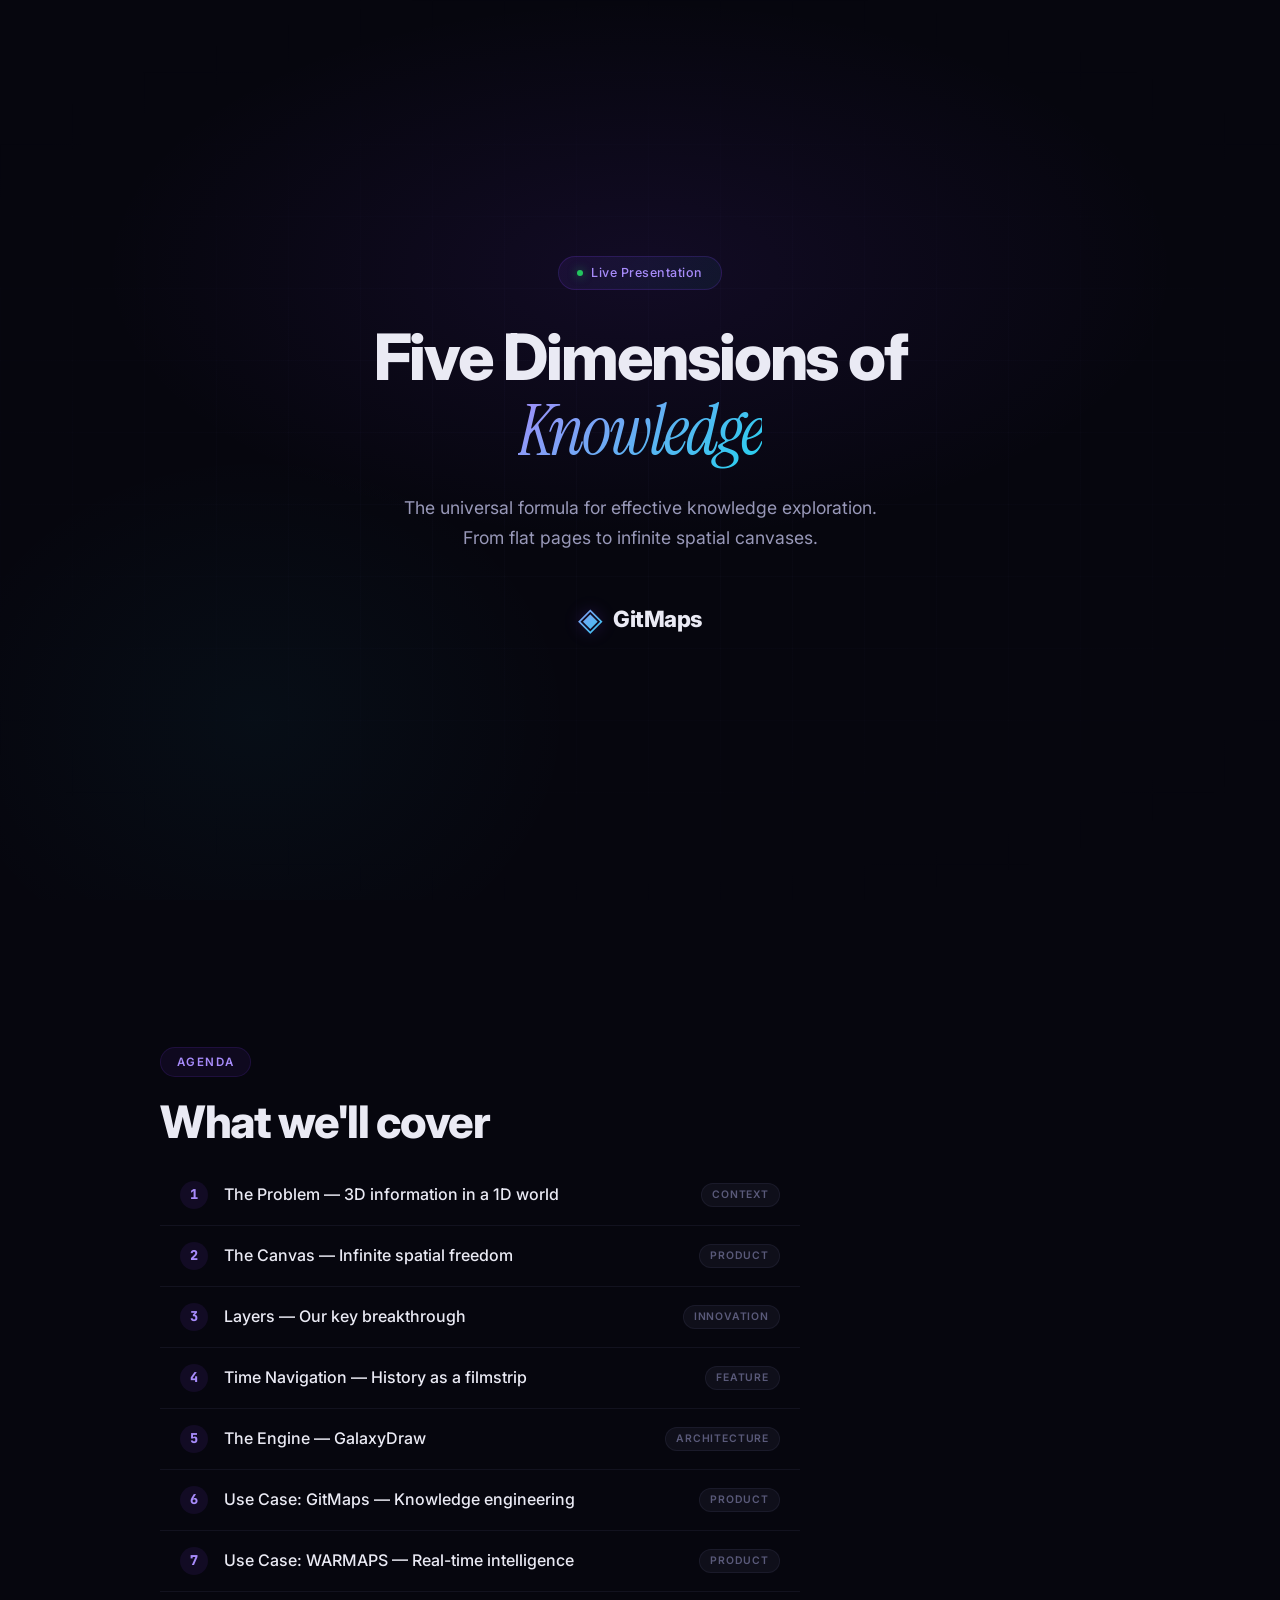
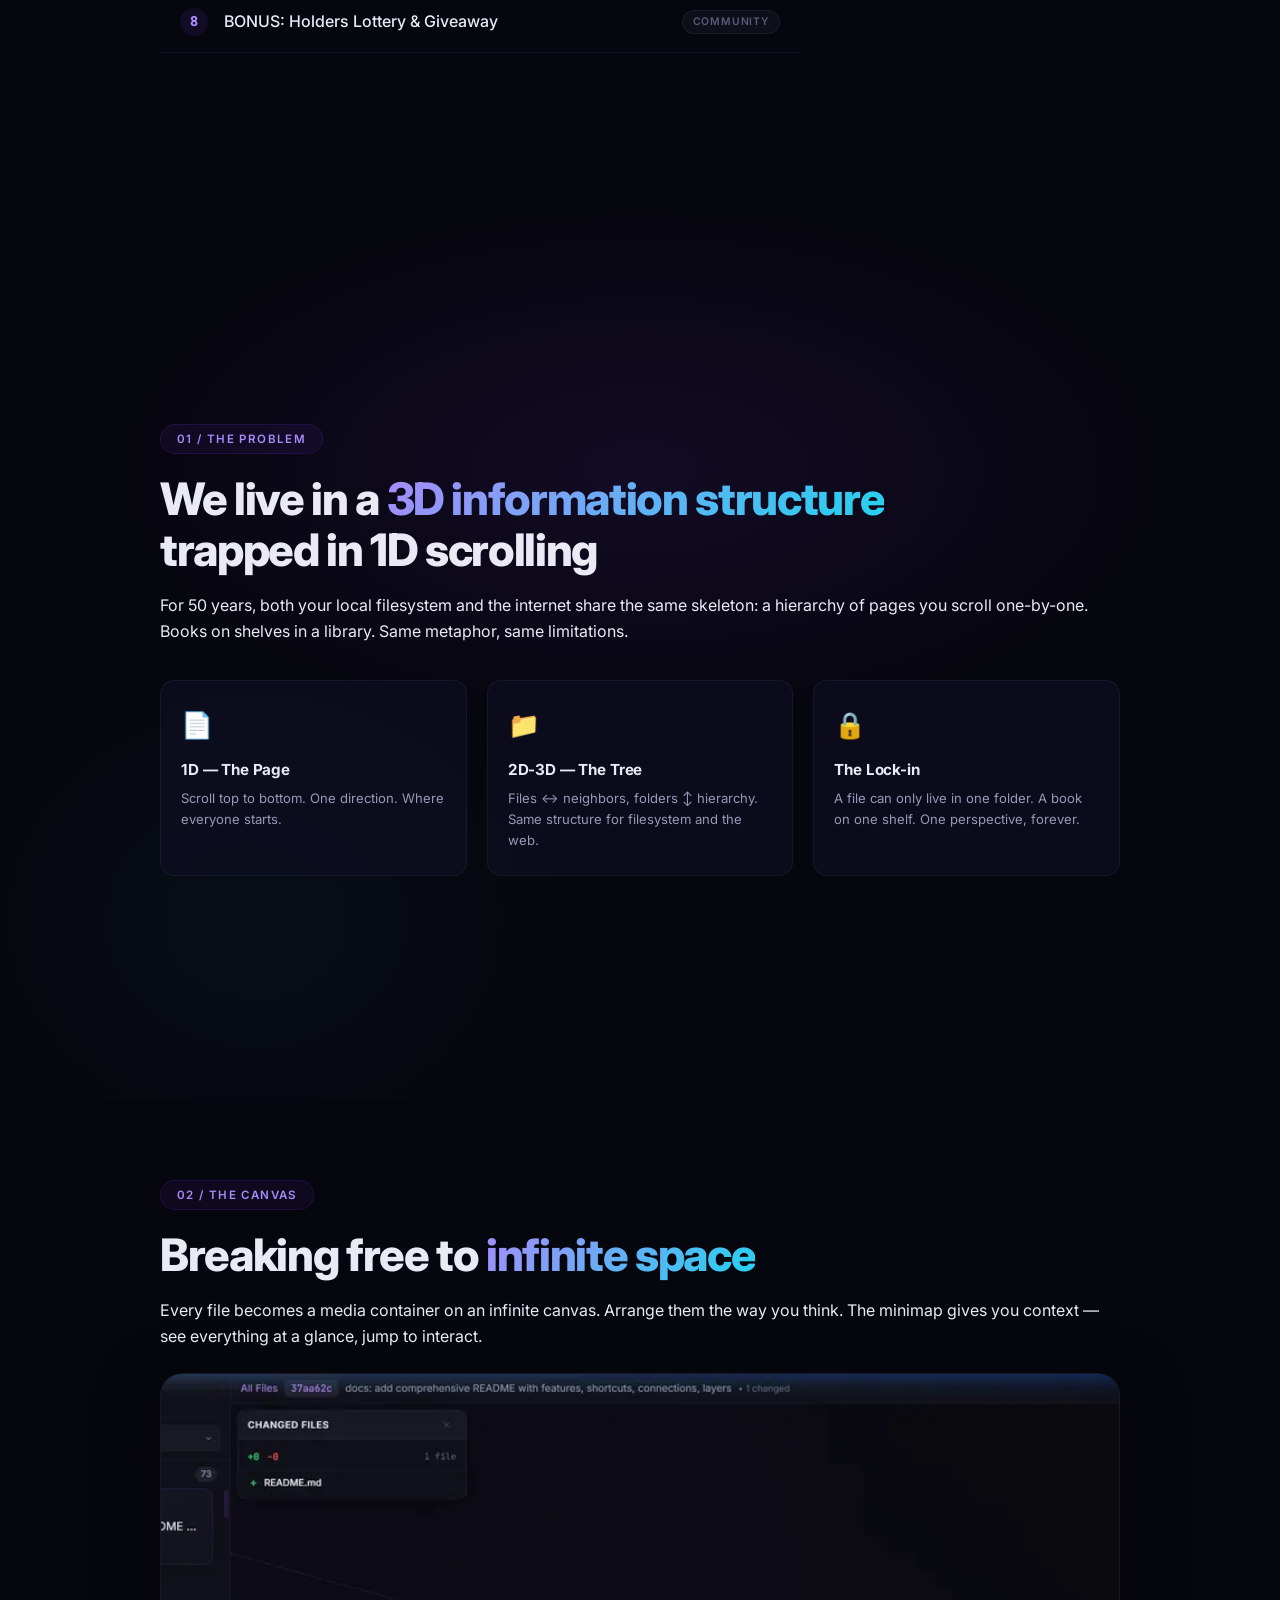
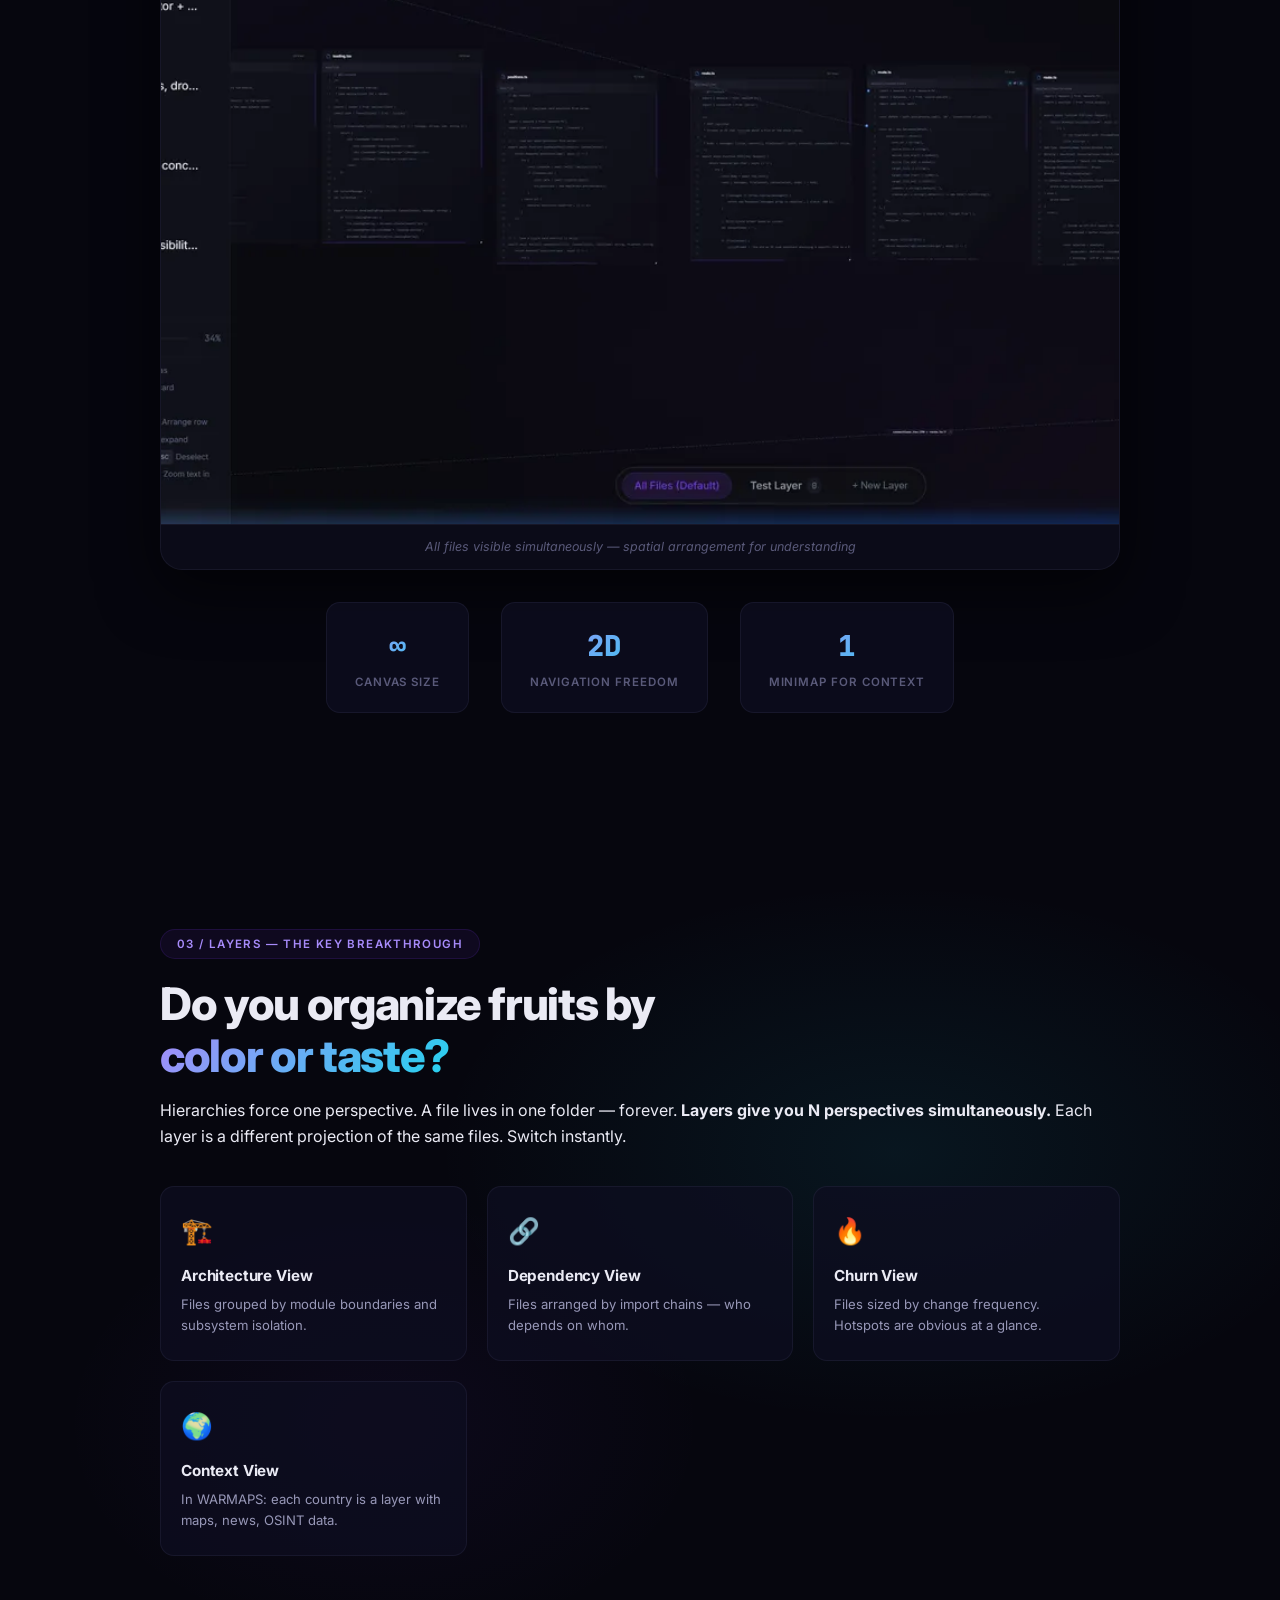
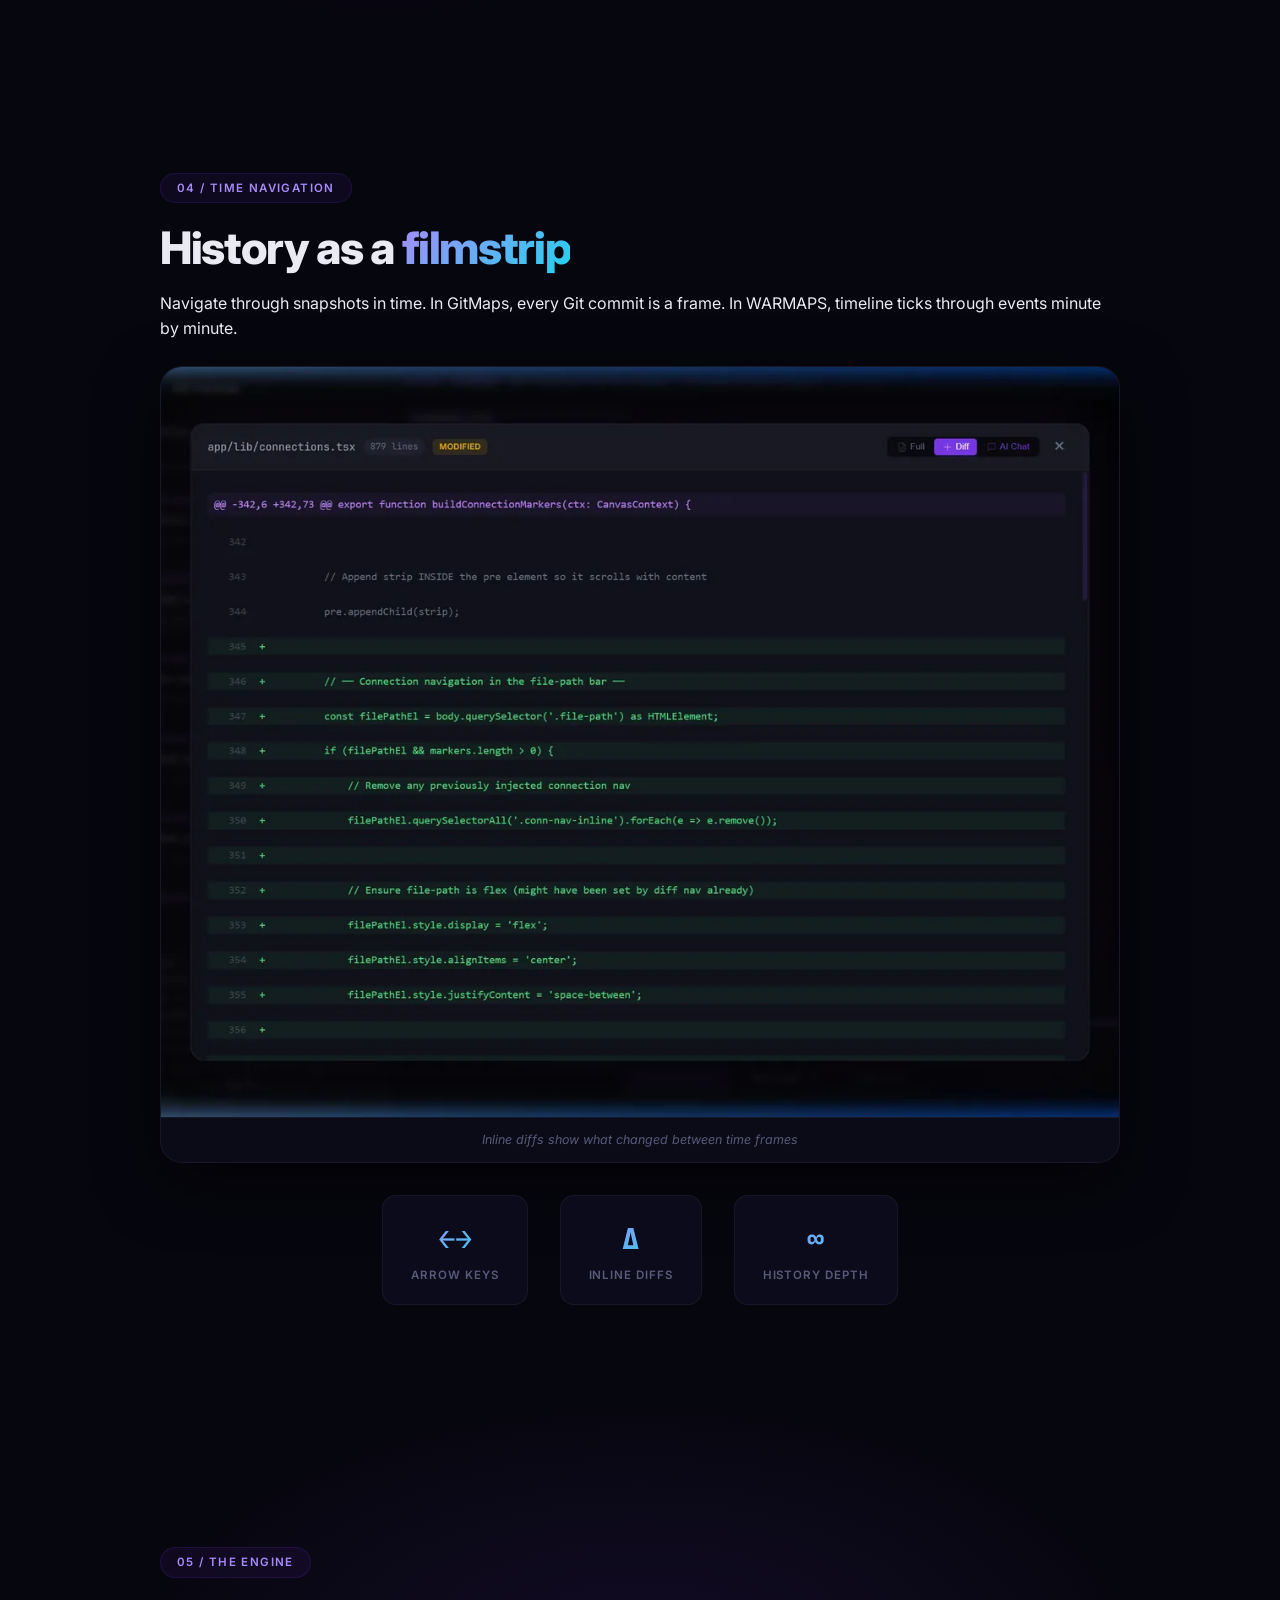
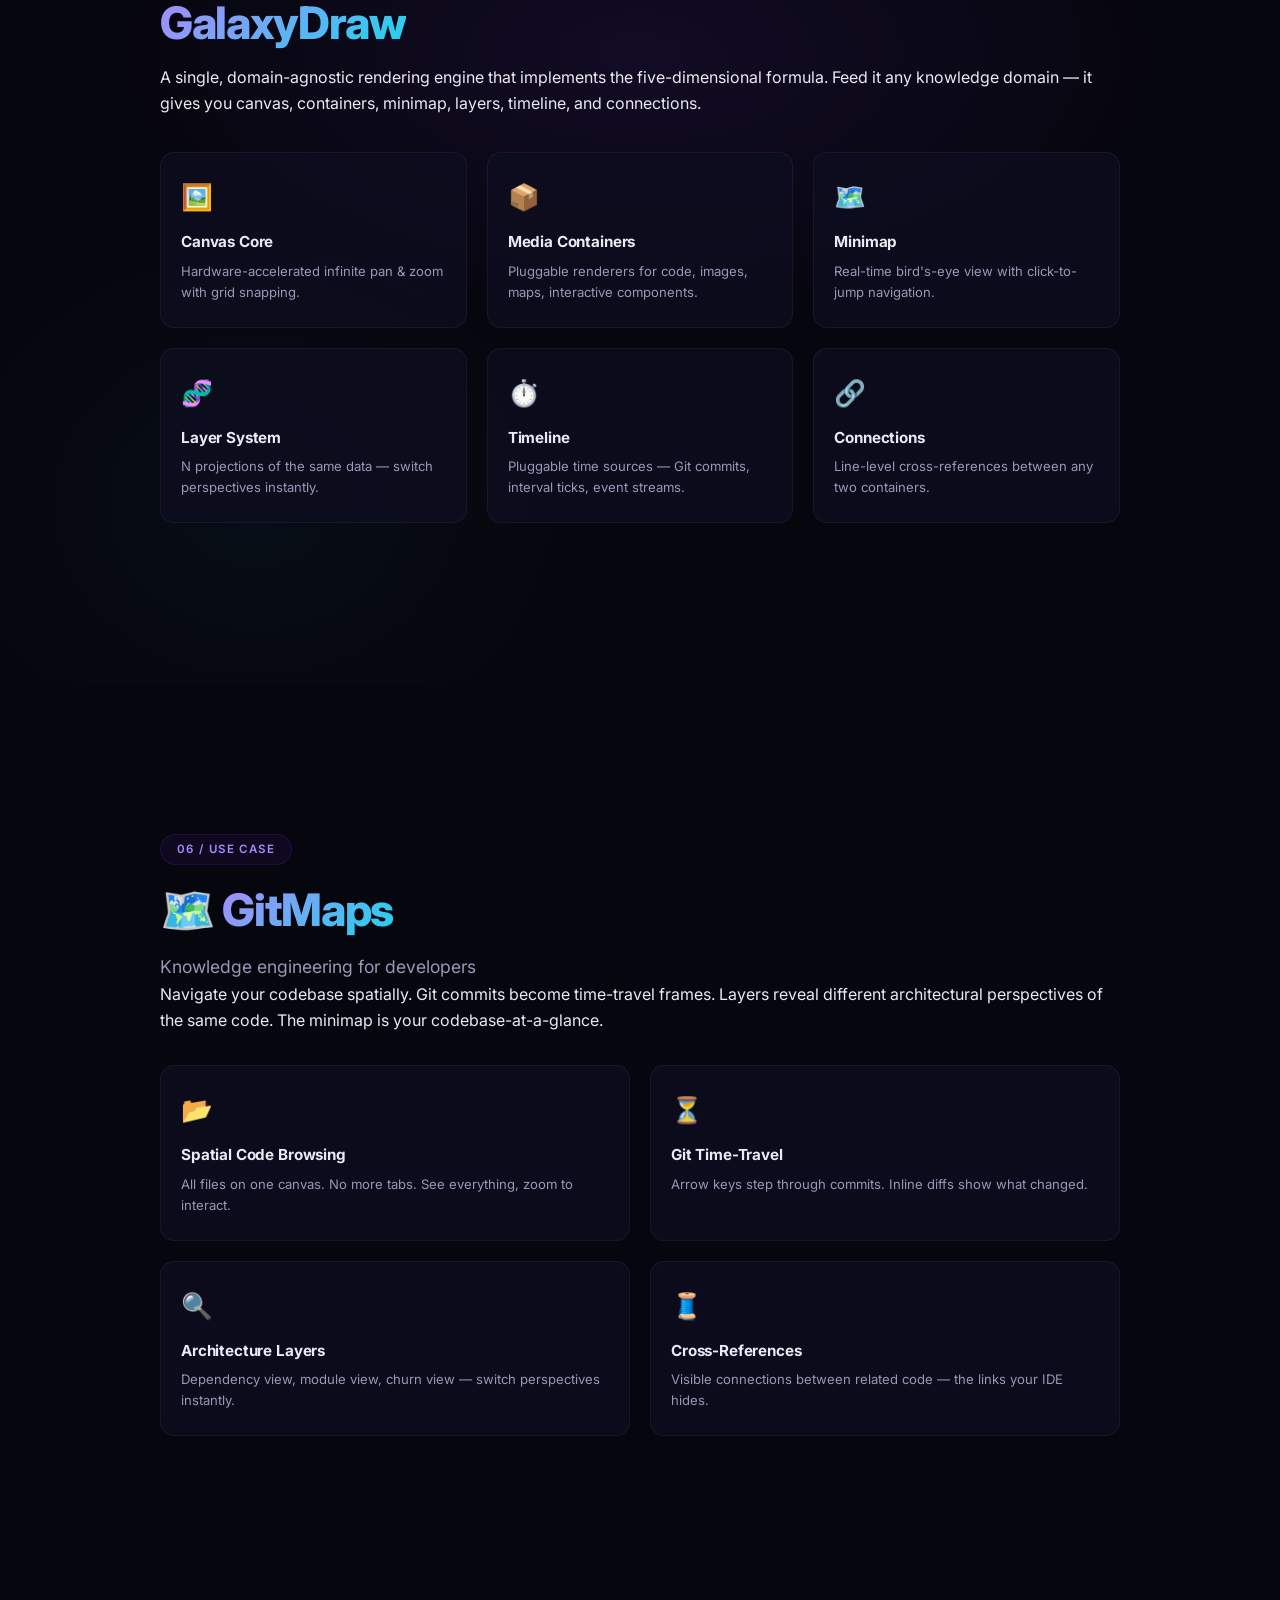
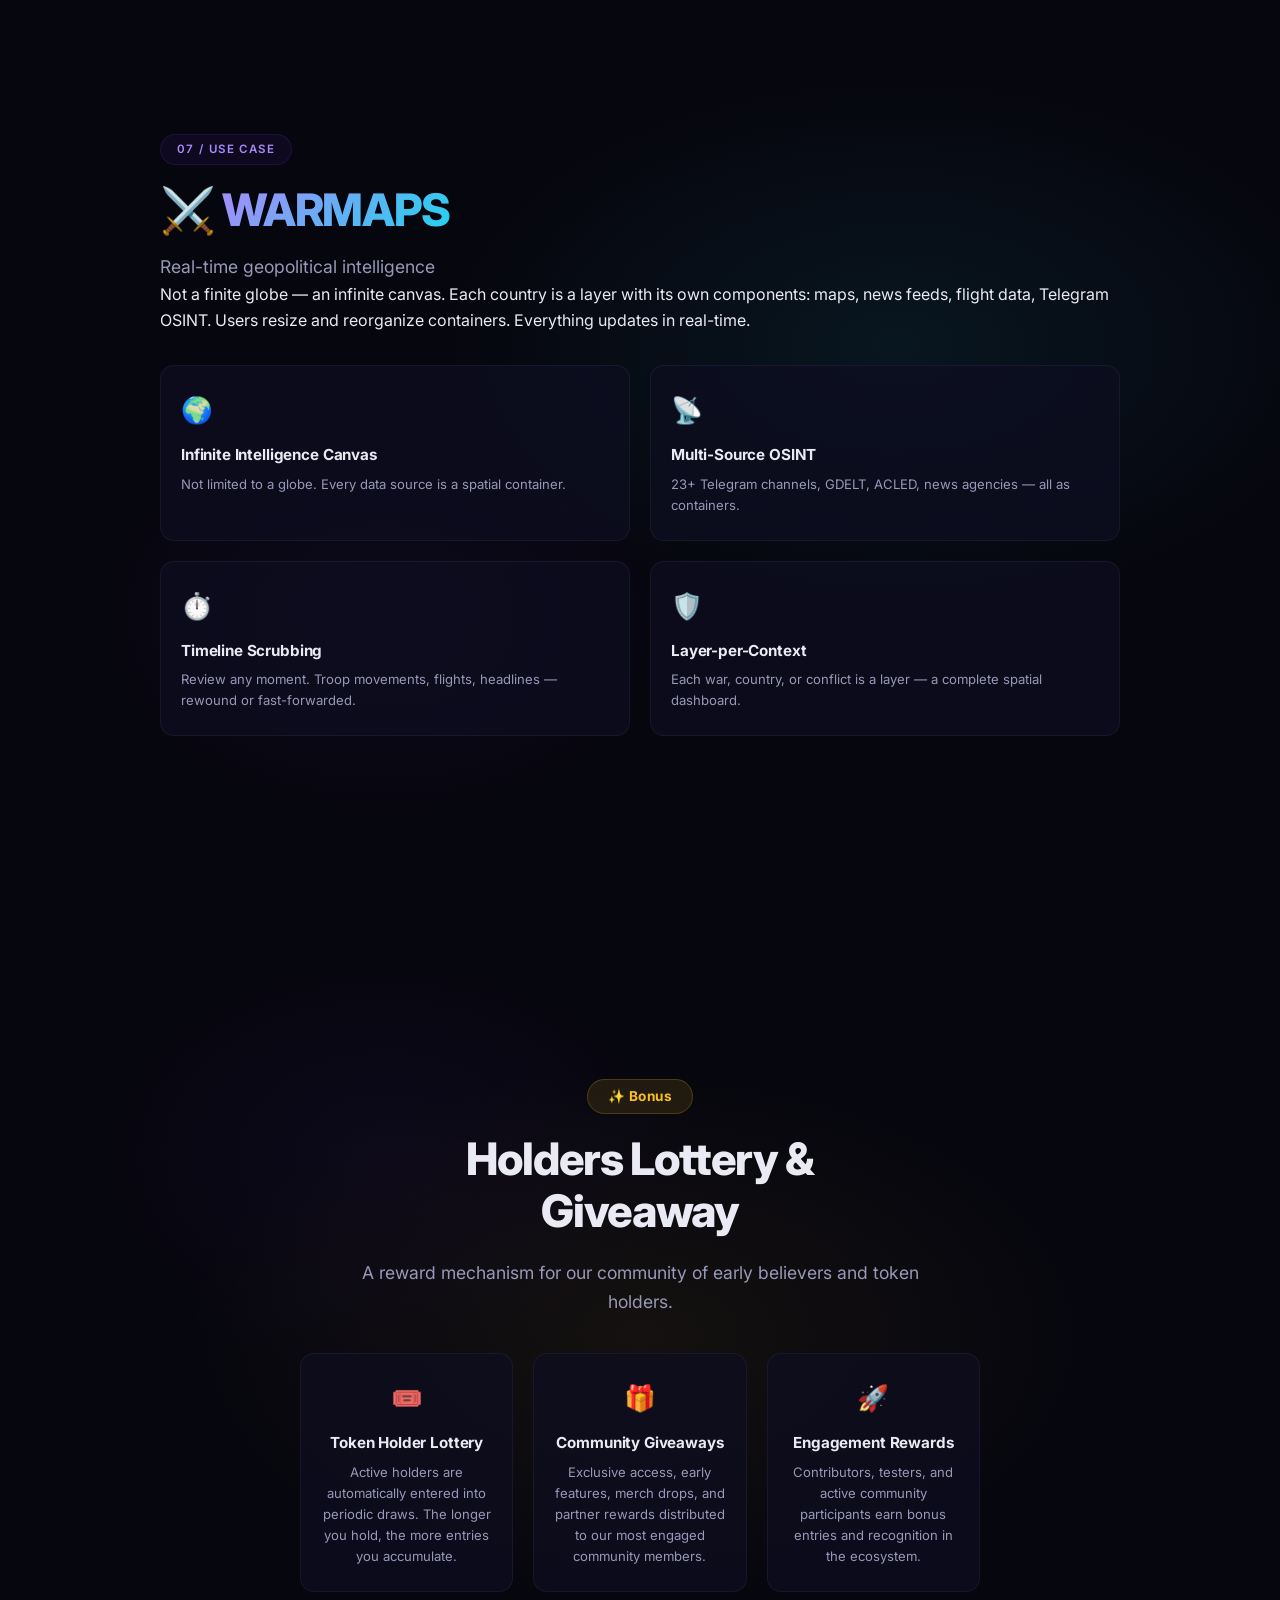
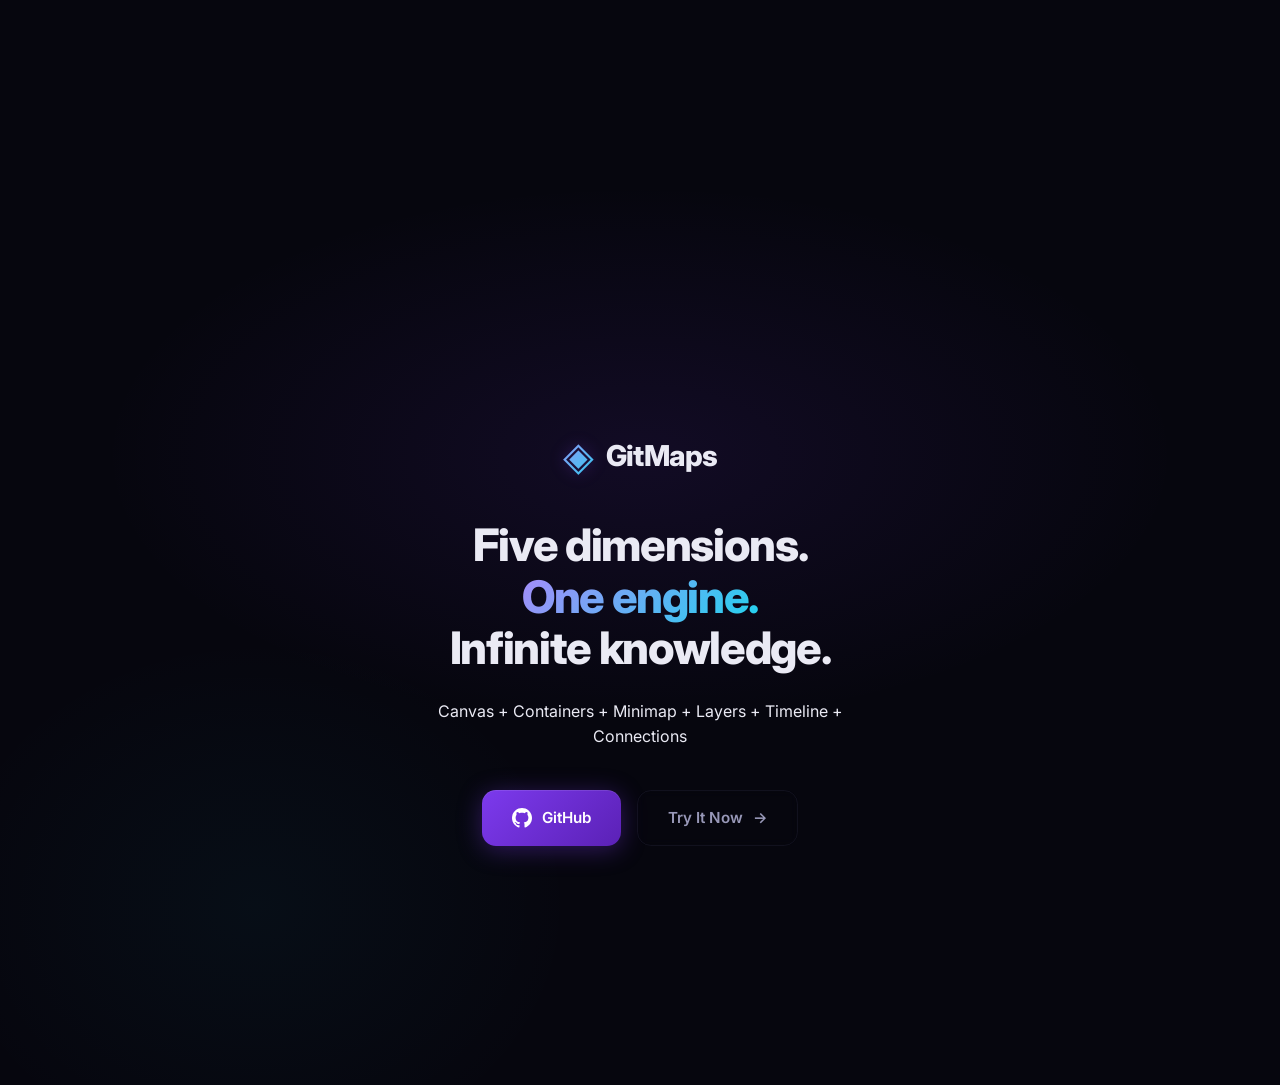
<file: pitch.old.html>
<!DOCTYPE html>
<html lang="en">

<head>
    <meta charset="UTF-8">
    <meta name="viewport" content="width=device-width, initial-scale=1.0">
    <title>GitMaps — Pitch Deck</title>
    <meta name="description" content="GitMaps pitch presentation — Five Dimensions of Knowledge.">
    <!-- Open Graph -->
    <meta property="og:type" content="website">
    <meta property="og:title" content="GitMaps — Pitch Deck">
    <meta property="og:description"
        content="Five Dimensions of Knowledge. Canvas + Containers + Minimap + Layers + Timeline + Connections.">
    <meta property="og:image" content="https://gitmaps.dev/hero-demo.webp">
    <meta property="og:url" content="https://gitmaps.dev/pitch">
    <!-- Twitter Card -->
    <meta name="twitter:card" content="summary_large_image">
    <meta name="twitter:title" content="GitMaps — Pitch Deck">
    <meta name="twitter:description"
        content="Five Dimensions of Knowledge. The universal formula for effective knowledge exploration.">
    <meta name="twitter:image" content="https://gitmaps.dev/hero-demo.webp">
    <!-- Theme -->
    <meta name="theme-color" content="#0a0e1a">
    <link rel="icon"
        href="data:image/svg+xml,<svg xmlns='http://www.w3.org/2000/svg' viewBox='0 0 100 100'><text y='.9em' font-size='90'>◈</text></svg>">
    <link rel="preconnect" href="https://fonts.googleapis.com">
    <link rel="preconnect" href="https://fonts.gstatic.com" crossorigin>
    <link
        href="https://fonts.googleapis.com/css2?family=Inter:wght@300;400;500;600;700;800;900&family=JetBrains+Mono:wght@400;500;700&family=Instrument+Serif:ital@0;1&display=swap"
        rel="stylesheet">
    <link rel="stylesheet" href="styles.css">
</head>

<body class="pitch-body">
    <div class="pitch-progress" id="pitch-progress"></div>

    <!-- ═══════════════════════════════════════════════════ -->
    <!-- SLIDE 1 — TITLE                                     -->
    <!-- ═══════════════════════════════════════════════════ -->
    <section class="pitch-slide">
        <div class="pitch-slide-bg pitch-slide-bg--glow"></div>
        <div class="hero-grid"
            style="position:absolute;inset:0;pointer-events:none;mask-image:radial-gradient(ellipse 70% 55% at 50% 50%, black, transparent);">
        </div>
        <div class="pitch-slide-inner" style="text-align:center;">
            <div class="hero-badge" style="margin-bottom:32px">
                <span class="badge-dot"></span>
                Live Presentation
            </div>
            <h1>
                Five Dimensions of<br>
                <span class="hero-accent" style="font-size:1.1em;">Knowledge</span>
            </h1>
            <p class="pitch-subtitle" style="margin:24px auto 0;">
                The universal formula for effective knowledge exploration.<br>
                From flat pages to infinite spatial canvases.
            </p>
            <div style="margin-top:40px;display:flex;align-items:center;justify-content:center;gap:10px;">
                <span class="logo-icon" style="font-size:2rem;">◈</span>
                <span
                    style="font-weight:800;font-size:1.4rem;letter-spacing:-0.02em;color:var(--text-primary);">GitMaps</span>
            </div>
        </div>
    </section>

    <!-- ═══════════════════════════════════════════════════ -->
    <!-- SLIDE 2 — AGENDA                                    -->
    <!-- ═══════════════════════════════════════════════════ -->
    <section class="pitch-slide">
        <div class="pitch-slide-inner">
            <div class="pitch-num">Agenda</div>
            <h2>What we'll cover</h2>
            <ol class="pitch-agenda">
                <li>
                    The Problem — 3D information in a 1D world
                    <span class="agenda-tag">Context</span>
                </li>
                <li>
                    The Canvas — Infinite spatial freedom
                    <span class="agenda-tag">Product</span>
                </li>
                <li>
                    Layers — Our key breakthrough
                    <span class="agenda-tag">Innovation</span>
                </li>
                <li>
                    Time Navigation — History as a filmstrip
                    <span class="agenda-tag">Feature</span>
                </li>
                <li>
                    The Engine — GalaxyDraw
                    <span class="agenda-tag">Architecture</span>
                </li>
                <li>
                    Use Case: GitMaps — Knowledge engineering
                    <span class="agenda-tag">Product</span>
                </li>
                <li>
                    Use Case: WARMAPS — Real-time intelligence
                    <span class="agenda-tag">Product</span>
                </li>
                <li>
                    BONUS: Holders Lottery & Giveaway
                    <span class="agenda-tag">Community</span>
                </li>
            </ol>
        </div>
    </section>

    <!-- ═══════════════════════════════════════════════════ -->
    <!-- SLIDE 3 — THE PROBLEM                               -->
    <!-- ═══════════════════════════════════════════════════ -->
    <section class="pitch-slide">
        <div class="pitch-slide-bg pitch-slide-bg--glow"></div>
        <div class="pitch-slide-inner">
            <div class="pitch-num">01 / The Problem</div>
            <h2>We live in a <span class="text-gradient">3D information structure</span><br>trapped in 1D scrolling
            </h2>
            <p style="margin-bottom:36px;">
                For 50 years, both your local filesystem and the internet share the same skeleton:
                a hierarchy of pages you scroll one-by-one. Books on shelves in a library.
                Same metaphor, same limitations.
            </p>
            <div class="pitch-features">
                <div class="pitch-feature">
                    <span class="pitch-feature-icon">📄</span>
                    <h4>1D — The Page</h4>
                    <p>Scroll top to bottom. One direction. Where everyone starts.</p>
                </div>
                <div class="pitch-feature">
                    <span class="pitch-feature-icon">📁</span>
                    <h4>2D-3D — The Tree</h4>
                    <p>Files ↔ neighbors, folders ↕ hierarchy. Same structure for filesystem and the web.</p>
                </div>
                <div class="pitch-feature">
                    <span class="pitch-feature-icon">🔒</span>
                    <h4>The Lock-in</h4>
                    <p>A file can only live in one folder. A book on one shelf. One perspective, forever.</p>
                </div>
            </div>
        </div>
    </section>

    <!-- ═══════════════════════════════════════════════════ -->
    <!-- SLIDE 4 — THE CANVAS                                -->
    <!-- ═══════════════════════════════════════════════════ -->
    <section class="pitch-slide">
        <div class="pitch-slide-inner">
            <div class="pitch-num">02 / The Canvas</div>
            <h2>Breaking free to <span class="text-gradient">infinite space</span></h2>
            <p style="margin-bottom:24px;">
                Every file becomes a media container on an infinite canvas. Arrange them the way you think.
                The minimap gives you context — see everything at a glance, jump to interact.
            </p>
            <div class="product-screenshot" style="margin:24px 0;">
                <img src="img-canvas.webp" alt="GitMaps infinite canvas with minimap" loading="lazy" decoding="async"
                    width="1200" height="750">
                <p class="screenshot-caption">All files visible simultaneously — spatial arrangement for
                    understanding</p>
            </div>
            <div class="pitch-stats">
                <div class="pitch-stat">
                    <div class="pitch-stat-value">∞</div>
                    <div class="pitch-stat-label">Canvas Size</div>
                </div>
                <div class="pitch-stat">
                    <div class="pitch-stat-value">2D</div>
                    <div class="pitch-stat-label">Navigation Freedom</div>
                </div>
                <div class="pitch-stat">
                    <div class="pitch-stat-value">1</div>
                    <div class="pitch-stat-label">Minimap for Context</div>
                </div>
            </div>
        </div>
    </section>

    <!-- ═══════════════════════════════════════════════════ -->
    <!-- SLIDE 5 — LAYERS (KEY BREAKTHROUGH)                 -->
    <!-- ═══════════════════════════════════════════════════ -->
    <section class="pitch-slide">
        <div class="pitch-slide-bg pitch-slide-bg--cyan"></div>
        <div class="pitch-slide-inner">
            <div class="pitch-num">03 / Layers — The Key Breakthrough</div>
            <h2>Do you organize fruits by<br><span class="text-gradient">color or taste?</span></h2>
            <p style="margin-bottom:36px;">
                Hierarchies force one perspective. A file lives in one folder — forever.
                <strong>Layers give you N perspectives simultaneously.</strong> Each layer is a different
                projection of the same files. Switch instantly.
            </p>
            <div class="pitch-features">
                <div class="pitch-feature">
                    <span class="pitch-feature-icon">🏗️</span>
                    <h4>Architecture View</h4>
                    <p>Files grouped by module boundaries and subsystem isolation.</p>
                </div>
                <div class="pitch-feature">
                    <span class="pitch-feature-icon">🔗</span>
                    <h4>Dependency View</h4>
                    <p>Files arranged by import chains — who depends on whom.</p>
                </div>
                <div class="pitch-feature">
                    <span class="pitch-feature-icon">🔥</span>
                    <h4>Churn View</h4>
                    <p>Files sized by change frequency. Hotspots are obvious at a glance.</p>
                </div>
                <div class="pitch-feature">
                    <span class="pitch-feature-icon">🌍</span>
                    <h4>Context View</h4>
                    <p>In WARMAPS: each country is a layer with maps, news, OSINT data.</p>
                </div>
            </div>
        </div>
    </section>

    <!-- ═══════════════════════════════════════════════════ -->
    <!-- SLIDE 6 — TIME NAVIGATION                           -->
    <!-- ═══════════════════════════════════════════════════ -->
    <section class="pitch-slide">
        <div class="pitch-slide-inner">
            <div class="pitch-num">04 / Time Navigation</div>
            <h2>History as a <span class="text-gradient">filmstrip</span></h2>
            <p style="margin-bottom:24px;">
                Navigate through snapshots in time. In GitMaps, every Git commit is a frame.
                In WARMAPS, timeline ticks through events minute by minute.
            </p>
            <div class="product-screenshot" style="margin:24px 0;">
                <img src="img-diff.webp" alt="Inline diff view between commits" loading="lazy" decoding="async"
                    width="1200" height="750">
                <p class="screenshot-caption">Inline diffs show what changed between time frames</p>
            </div>
            <div class="pitch-stats">
                <div class="pitch-stat">
                    <div class="pitch-stat-value">←→</div>
                    <div class="pitch-stat-label">Arrow Keys</div>
                </div>
                <div class="pitch-stat">
                    <div class="pitch-stat-value">Δ</div>
                    <div class="pitch-stat-label">Inline Diffs</div>
                </div>
                <div class="pitch-stat">
                    <div class="pitch-stat-value">∞</div>
                    <div class="pitch-stat-label">History Depth</div>
                </div>
            </div>
        </div>
    </section>

    <!-- ═══════════════════════════════════════════════════ -->
    <!-- SLIDE 7 — THE ENGINE                                -->
    <!-- ═══════════════════════════════════════════════════ -->
    <section class="pitch-slide">
        <div class="pitch-slide-bg pitch-slide-bg--glow"></div>
        <div class="pitch-slide-inner">
            <div class="pitch-num">05 / The Engine</div>
            <h2><span class="text-gradient">GalaxyDraw</span></h2>
            <p style="margin-bottom:36px;">
                A single, domain-agnostic rendering engine that implements the five-dimensional formula.
                Feed it any knowledge domain — it gives you canvas, containers, minimap, layers, timeline,
                and connections.
            </p>
            <div class="pitch-features">
                <div class="pitch-feature">
                    <span class="pitch-feature-icon">🖼️</span>
                    <h4>Canvas Core</h4>
                    <p>Hardware-accelerated infinite pan & zoom with grid snapping.</p>
                </div>
                <div class="pitch-feature">
                    <span class="pitch-feature-icon">📦</span>
                    <h4>Media Containers</h4>
                    <p>Pluggable renderers for code, images, maps, interactive components.</p>
                </div>
                <div class="pitch-feature">
                    <span class="pitch-feature-icon">🗺️</span>
                    <h4>Minimap</h4>
                    <p>Real-time bird's-eye view with click-to-jump navigation.</p>
                </div>
                <div class="pitch-feature">
                    <span class="pitch-feature-icon">🧬</span>
                    <h4>Layer System</h4>
                    <p>N projections of the same data — switch perspectives instantly.</p>
                </div>
                <div class="pitch-feature">
                    <span class="pitch-feature-icon">⏱️</span>
                    <h4>Timeline</h4>
                    <p>Pluggable time sources — Git commits, interval ticks, event streams.</p>
                </div>
                <div class="pitch-feature">
                    <span class="pitch-feature-icon">🔗</span>
                    <h4>Connections</h4>
                    <p>Line-level cross-references between any two containers.</p>
                </div>
            </div>
        </div>
    </section>

    <!-- ═══════════════════════════════════════════════════ -->
    <!-- SLIDE 8 — GITMAPS                                   -->
    <!-- ═══════════════════════════════════════════════════ -->
    <section class="pitch-slide">
        <div class="pitch-slide-inner">
            <div class="pitch-num">06 / Use Case</div>
            <h2>🗺️ <span class="text-gradient">GitMaps</span></h2>
            <p class="pitch-subtitle">Knowledge engineering for developers</p>
            <p style="margin-bottom:32px;">
                Navigate your codebase spatially. Git commits become time-travel frames.
                Layers reveal different architectural perspectives of the same code.
                The minimap is your codebase-at-a-glance.
            </p>
            <div class="pitch-features" style="grid-template-columns: repeat(2, 1fr);">
                <div class="pitch-feature">
                    <span class="pitch-feature-icon">📂</span>
                    <h4>Spatial Code Browsing</h4>
                    <p>All files on one canvas. No more tabs. See everything, zoom to interact.</p>
                </div>
                <div class="pitch-feature">
                    <span class="pitch-feature-icon">⏳</span>
                    <h4>Git Time-Travel</h4>
                    <p>Arrow keys step through commits. Inline diffs show what changed.</p>
                </div>
                <div class="pitch-feature">
                    <span class="pitch-feature-icon">🔍</span>
                    <h4>Architecture Layers</h4>
                    <p>Dependency view, module view, churn view — switch perspectives instantly.</p>
                </div>
                <div class="pitch-feature">
                    <span class="pitch-feature-icon">🧵</span>
                    <h4>Cross-References</h4>
                    <p>Visible connections between related code — the links your IDE hides.</p>
                </div>
            </div>
        </div>
    </section>

    <!-- ═══════════════════════════════════════════════════ -->
    <!-- SLIDE 9 — WARMAPS                                   -->
    <!-- ═══════════════════════════════════════════════════ -->
    <section class="pitch-slide">
        <div class="pitch-slide-bg pitch-slide-bg--cyan"></div>
        <div class="pitch-slide-inner">
            <div class="pitch-num">07 / Use Case</div>
            <h2>⚔️ <span class="text-gradient">WARMAPS</span></h2>
            <p class="pitch-subtitle">Real-time geopolitical intelligence</p>
            <p style="margin-bottom:32px;">
                Not a finite globe — an infinite canvas. Each country is a layer with its own
                components: maps, news feeds, flight data, Telegram OSINT. Users resize and
                reorganize containers. Everything updates in real-time.
            </p>
            <div class="pitch-features" style="grid-template-columns: repeat(2, 1fr);">
                <div class="pitch-feature">
                    <span class="pitch-feature-icon">🌍</span>
                    <h4>Infinite Intelligence Canvas</h4>
                    <p>Not limited to a globe. Every data source is a spatial container.</p>
                </div>
                <div class="pitch-feature">
                    <span class="pitch-feature-icon">📡</span>
                    <h4>Multi-Source OSINT</h4>
                    <p>23+ Telegram channels, GDELT, ACLED, news agencies — all as containers.</p>
                </div>
                <div class="pitch-feature">
                    <span class="pitch-feature-icon">⏱️</span>
                    <h4>Timeline Scrubbing</h4>
                    <p>Review any moment. Troop movements, flights, headlines — rewound or fast-forwarded.</p>
                </div>
                <div class="pitch-feature">
                    <span class="pitch-feature-icon">🛡️</span>
                    <h4>Layer-per-Context</h4>
                    <p>Each war, country, or conflict is a layer — a complete spatial dashboard.</p>
                </div>
            </div>
        </div>
    </section>

    <!-- ═══════════════════════════════════════════════════ -->
    <!-- SLIDE 10 — BONUS                                    -->
    <!-- ═══════════════════════════════════════════════════ -->
    <section class="pitch-slide pitch-bonus">
        <div class="pitch-slide-bg pitch-slide-bg--amber"></div>
        <div class="pitch-slide-inner" style="text-align:center;">
            <div class="bonus-badge">✨ Bonus</div>
            <h2>Holders Lottery &<br>Giveaway</h2>
            <p class="pitch-subtitle" style="margin:20px auto 36px;">
                A reward mechanism for our community of early believers and token holders.
            </p>
            <div class="pitch-features" style="max-width:680px; margin:0 auto;">
                <div class="pitch-feature">
                    <span class="pitch-feature-icon">🎟️</span>
                    <h4>Token Holder Lottery</h4>
                    <p>Active holders are automatically entered into periodic draws. The longer you hold,
                        the more entries you accumulate.</p>
                </div>
                <div class="pitch-feature">
                    <span class="pitch-feature-icon">🎁</span>
                    <h4>Community Giveaways</h4>
                    <p>Exclusive access, early features, merch drops, and partner rewards
                        distributed to our most engaged community members.</p>
                </div>
                <div class="pitch-feature">
                    <span class="pitch-feature-icon">🚀</span>
                    <h4>Engagement Rewards</h4>
                    <p>Contributors, testers, and active community participants earn bonus
                        entries and recognition in the ecosystem.</p>
                </div>
            </div>
        </div>
    </section>

    <!-- ═══════════════════════════════════════════════════ -->
    <!-- SLIDE 11 — CLOSE                                    -->
    <!-- ═══════════════════════════════════════════════════ -->
    <section class="pitch-slide">
        <div class="pitch-slide-bg pitch-slide-bg--glow"></div>
        <div class="pitch-slide-inner" style="text-align:center;">
            <div style="display:flex;align-items:center;justify-content:center;gap:12px;margin-bottom:32px;">
                <span class="logo-icon" style="font-size:2.5rem;">◈</span>
                <span
                    style="font-weight:800;font-size:1.8rem;letter-spacing:-0.02em;color:var(--text-primary);">GitMaps</span>
            </div>
            <h2>Five dimensions.<br><span class="text-gradient">One engine.</span><br>Infinite knowledge.</h2>
            <p style="margin:24px auto 40px; max-width:500px;">
                Canvas + Containers + Minimap + Layers + Timeline + Connections
            </p>
            <div style="display:flex;gap:16px;justify-content:center;flex-wrap:wrap;">
                <a href="https://github.com/7flash/git-on-canvas" class="btn btn-primary" target="_blank"
                    rel="noopener">
                    <svg width="20" height="20" viewBox="0 0 24 24" fill="currentColor">
                        <path
                            d="M12 0c-6.626 0-12 5.373-12 12 0 5.302 3.438 9.8 8.207 11.387.599.111.793-.261.793-.577v-2.234c-3.338.726-4.033-1.416-4.033-1.416-.546-1.387-1.333-1.756-1.333-1.756-1.089-.745.083-.729.083-.729 1.205.084 1.839 1.237 1.839 1.237 1.07 1.834 2.807 1.304 3.492.997.107-.775.418-1.305.762-1.604-2.665-.305-5.467-1.334-5.467-5.931 0-1.311.469-2.381 1.236-3.221-.124-.303-.535-1.524.117-3.176 0 0 1.008-.322 3.301 1.23.957-.266 1.983-.399 3.003-.404 1.02.005 2.047.138 3.006.404 2.291-1.552 3.297-1.23 3.297-1.23.653 1.653.242 2.874.118 3.176.77.84 1.235 1.911 1.235 3.221 0 4.609-2.807 5.624-5.479 5.921.43.372.823 1.102.823 2.222v3.293c0 .319.192.694.801.576 4.765-1.589 8.199-6.086 8.199-11.386 0-6.627-5.373-12-12-12z" />
                    </svg>
                    GitHub
                </a>
                <a href="https://github.com/7flash/git-on-canvas" class="btn btn-ghost" target="_blank" rel="noopener">
                    Try It Now <span class="btn-arrow">→</span>
                </a>
            </div>
        </div>
    </section>

    <script src="script.js"></script>
</body>

</html>
</file>
<file: styles.css>
/* ─── Design Tokens ───────────────────────────────────── */
:root {
    --bg-primary: #06060e;
    --bg-secondary: #0b0b18;
    --bg-tertiary: #101025;
    --bg-card: rgba(14, 14, 32, 0.75);
    --bg-card-hover: rgba(22, 22, 48, 0.85);
    --bg-glass: rgba(14, 14, 32, 0.5);
    --text-primary: #eaeaf4;
    --text-secondary: #9898b8;
    --text-muted: #5a5a7a;
    --text-dim: #3d3d5c;
    --accent: #7c3aed;
    --accent-light: #a78bfa;
    --accent-glow: rgba(124, 58, 237, 0.3);
    --accent-secondary: #3b82f6;
    --accent-blue: #60a5fa;
    --accent-cyan: #22d3ee;
    --accent-emerald: #34d399;
    --accent-amber: #fbbf24;
    --accent-rose: #fb7185;
    --green: #22c55e;
    --red: #ef4444;
    --border: rgba(128, 128, 180, 0.1);
    --border-hover: rgba(124, 58, 237, 0.3);
    --border-accent: rgba(124, 58, 237, 0.2);
    --radius-sm: 8px;
    --radius-md: 14px;
    --radius-lg: 22px;
    --radius-xl: 32px;
    --font-sans: 'Inter', -apple-system, BlinkMacSystemFont, sans-serif;
    --font-serif: 'Instrument Serif', Georgia, serif;
    --font-mono: 'JetBrains Mono', 'Fira Code', monospace;
    --shadow-sm: 0 2px 8px rgba(0, 0, 0, 0.4);
    --shadow-md: 0 8px 32px rgba(0, 0, 0, 0.5);
    --shadow-lg: 0 20px 60px rgba(0, 0, 0, 0.6);
    --shadow-glow: 0 0 60px rgba(124, 58, 237, 0.15);
    --transition: 0.25s cubic-bezier(0.4, 0, 0.2, 1);
    --transition-slow: 0.5s cubic-bezier(0.4, 0, 0.2, 1);
}

/* ─── Reset ───────────────────────────────────────────── */
*,
*::before,
*::after {
    margin: 0;
    padding: 0;
    box-sizing: border-box;
}

html {
    scroll-behavior: smooth;
    -webkit-font-smoothing: antialiased;
    -moz-osx-font-smoothing: grayscale;
}

body {
    font-family: var(--font-sans);
    background: var(--bg-primary);
    color: var(--text-primary);
    line-height: 1.6;
    overflow-x: hidden;
}

a {
    color: inherit;
    text-decoration: none;
}

img {
    max-width: 100%;
    display: block;
}

/* ─── Navigation ──────────────────────────────────────── */
#navbar {
    position: fixed;
    top: 0;
    left: 0;
    right: 0;
    z-index: 1000;
    padding: 18px 32px;
    background: rgba(6, 6, 14, 0.6);
    backdrop-filter: blur(20px) saturate(1.6);
    border-bottom: 1px solid var(--border);
    transition: all var(--transition);
}

#navbar.scrolled {
    padding: 10px 32px;
    background: rgba(6, 6, 14, 0.92);
}

.nav-inner {
    max-width: 1200px;
    margin: 0 auto;
    display: flex;
    align-items: center;
    justify-content: space-between;
}

.nav-logo {
    display: flex;
    align-items: center;
    gap: 10px;
    font-weight: 700;
    font-size: 1.1rem;
    letter-spacing: -0.02em;
}

.logo-icon {
    font-size: 1.5rem;
    background: linear-gradient(135deg, var(--accent-light), var(--accent-cyan));
    -webkit-background-clip: text;
    -webkit-text-fill-color: transparent;
    background-clip: text;
    filter: drop-shadow(0 0 8px var(--accent-glow));
}

.logo-text {
    background: linear-gradient(135deg, var(--text-primary), var(--accent-light));
    -webkit-background-clip: text;
    -webkit-text-fill-color: transparent;
    background-clip: text;
}

.nav-links {
    display: flex;
    align-items: center;
    gap: 28px;
}

.nav-links a {
    font-size: 0.85rem;
    font-weight: 500;
    color: var(--text-secondary);
    transition: color var(--transition);
    position: relative;
}

.nav-links a:hover {
    color: var(--text-primary);
}

.nav-links a::after {
    content: '';
    position: absolute;
    bottom: -4px;
    left: 0;
    width: 0;
    height: 2px;
    background: linear-gradient(90deg, var(--accent-light), var(--accent-cyan));
    transition: width var(--transition);
    border-radius: 1px;
}

.nav-links a:hover::after {
    width: 100%;
}

.nav-cta {
    display: flex !important;
    align-items: center;
    gap: 8px;
    padding: 8px 20px !important;
    background: linear-gradient(135deg, rgba(124, 58, 237, 0.15), rgba(59, 130, 246, 0.1));
    border: 1px solid var(--border-accent);
    border-radius: var(--radius-sm) !important;
    font-weight: 600 !important;
    transition: all var(--transition) !important;
}

.nav-cta::after {
    display: none !important;
}

.nav-cta:hover {
    background: rgba(124, 58, 237, 0.25) !important;
    border-color: rgba(124, 58, 237, 0.4) !important;
    color: var(--text-primary) !important;
    transform: translateY(-1px);
    box-shadow: 0 4px 16px rgba(124, 58, 237, 0.2);
}

.nav-hamburger {
    display: none;
    align-items: center;
    justify-content: center;
    background: none;
    border: none;
    cursor: pointer;
    color: var(--text-secondary);
    padding: 6px;
    border-radius: 6px;
    transition: all var(--transition);
}

.nav-hamburger:hover {
    color: var(--text-primary);
    background: rgba(255, 255, 255, 0.05);
}

/* ─── Buttons ─────────────────────────────────────────── */
.btn {
    display: inline-flex;
    align-items: center;
    gap: 10px;
    padding: 15px 30px;
    border-radius: var(--radius-md);
    font-weight: 600;
    font-size: 0.95rem;
    cursor: pointer;
    transition: all var(--transition);
    border: none;
    font-family: var(--font-sans);
    text-decoration: none;
    position: relative;
    overflow: hidden;
}

.btn::before {
    content: '';
    position: absolute;
    inset: 0;
    background: linear-gradient(135deg, rgba(255, 255, 255, 0.06), transparent);
    opacity: 0;
    transition: opacity var(--transition);
}

.btn:hover::before {
    opacity: 1;
}

.btn-primary {
    background: linear-gradient(135deg, var(--accent), #5b21b6);
    color: white;
    box-shadow: 0 4px 24px rgba(124, 58, 237, 0.35), inset 0 1px 0 rgba(255, 255, 255, 0.1);
}

.btn-primary:hover {
    transform: translateY(-2px);
    box-shadow: 0 8px 36px rgba(124, 58, 237, 0.5), inset 0 1px 0 rgba(255, 255, 255, 0.15);
}

.btn-ghost {
    background: transparent;
    color: var(--text-secondary);
    border: 1px solid var(--border);
    backdrop-filter: blur(4px);
}

.btn-ghost:hover {
    border-color: var(--border-hover);
    color: var(--text-primary);
    background: rgba(124, 58, 237, 0.08);
}

.btn-lg {
    padding: 18px 40px;
    font-size: 1.05rem;
}

.btn-arrow {
    transition: transform var(--transition);
}

.btn:hover .btn-arrow {
    transform: translateX(4px);
}

/* ─── Hero Section ────────────────────────────────────── */
#hero {
    position: relative;
    min-height: 100vh;
    display: flex;
    flex-direction: column;
    align-items: center;
    justify-content: center;
    padding: 120px 32px 80px;
    overflow: hidden;
}

.hero-bg {
    position: absolute;
    inset: 0;
    pointer-events: none;
}

.hero-gradient {
    position: absolute;
    inset: 0;
    background:
        radial-gradient(ellipse 80% 60% at 50% 20%, rgba(124, 58, 237, 0.14), transparent 60%),
        radial-gradient(ellipse 60% 80% at 20% 80%, rgba(34, 211, 238, 0.05), transparent 50%),
        radial-gradient(ellipse 50% 50% at 80% 70%, rgba(59, 130, 246, 0.06), transparent 50%);
}

.hero-grid {
    position: absolute;
    inset: 0;
    background-image:
        linear-gradient(rgba(128, 128, 200, 0.035) 1px, transparent 1px),
        linear-gradient(90deg, rgba(128, 128, 200, 0.035) 1px, transparent 1px);
    background-size: 72px 72px;
    mask-image: radial-gradient(ellipse 70% 55% at 50% 40%, black, transparent);
}

.hero-glow {
    position: absolute;
    top: 12%;
    left: 50%;
    width: 700px;
    height: 700px;
    transform: translateX(-50%);
    background: radial-gradient(circle, rgba(124, 58, 237, 0.1), transparent 60%);
    filter: blur(100px);
    animation: pulseGlow 8s ease-in-out infinite;
}

@keyframes pulseGlow {

    0%,
    100% {
        opacity: 0.5;
        transform: translateX(-50%) scale(1);
    }

    50% {
        opacity: 1;
        transform: translateX(-50%) scale(1.15);
    }
}

.hero-orb {
    position: absolute;
    border-radius: 50%;
    filter: blur(60px);
    pointer-events: none;
    animation: orbFloat 12s ease-in-out infinite;
}

.hero-orb--1 {
    width: 300px;
    height: 300px;
    top: 10%;
    right: 10%;
    background: rgba(34, 211, 238, 0.06);
    animation-delay: -2s;
}

.hero-orb--2 {
    width: 400px;
    height: 400px;
    bottom: 15%;
    left: 5%;
    background: rgba(124, 58, 237, 0.05);
    animation-delay: -6s;
}

@keyframes orbFloat {

    0%,
    100% {
        transform: translate(0, 0);
    }

    33% {
        transform: translate(20px, -30px);
    }

    66% {
        transform: translate(-15px, 15px);
    }
}

.hero-content {
    position: relative;
    z-index: 2;
    text-align: center;
    max-width: 840px;
    margin-bottom: 56px;
}

.hero-badge {
    display: inline-flex;
    align-items: center;
    gap: 8px;
    padding: 6px 18px;
    background: linear-gradient(135deg, rgba(124, 58, 237, 0.1), rgba(34, 211, 238, 0.06));
    border: 1px solid rgba(124, 58, 237, 0.2);
    border-radius: 100px;
    font-size: 0.78rem;
    font-weight: 500;
    color: var(--accent-light);
    margin-bottom: 28px;
    letter-spacing: 0.04em;
}

.badge-dot {
    width: 6px;
    height: 6px;
    border-radius: 50%;
    background: var(--green);
    box-shadow: 0 0 10px rgba(34, 197, 94, 0.6);
    animation: blink 2s infinite;
}

@keyframes blink {

    0%,
    100% {
        opacity: 1;
    }

    50% {
        opacity: 0.3;
    }
}

#hero h1 {
    font-size: clamp(2.6rem, 6.5vw, 4.5rem);
    font-weight: 800;
    line-height: 1.08;
    letter-spacing: -0.035em;
    margin-bottom: 24px;
}

.hero-accent {
    font-family: var(--font-serif);
    font-style: italic;
    font-weight: 400;
    font-size: 1.12em;
    background: linear-gradient(135deg, var(--accent-light), var(--accent-cyan));
    -webkit-background-clip: text;
    -webkit-text-fill-color: transparent;
    background-clip: text;
}

.hero-sub {
    font-size: 1.18rem;
    line-height: 1.75;
    color: var(--text-secondary);
    max-width: 620px;
    margin: 0 auto 36px;
}

.hero-sub em {
    color: var(--accent-light);
    font-style: italic;
}

.hero-actions {
    display: flex;
    gap: 16px;
    justify-content: center;
    flex-wrap: wrap;
}

.hero-image-wrap {
    position: relative;
    z-index: 2;
    max-width: 1100px;
    width: 100%;
    margin: 0 auto;
}

.hero-image-glow {
    position: absolute;
    inset: -60px;
    background: radial-gradient(circle at center, rgba(124, 58, 237, 0.12), transparent 55%);
    filter: blur(80px);
    z-index: -1;
}

.hero-image {
    width: 100%;
    border-radius: var(--radius-lg);
    border: 1px solid var(--border);
    box-shadow: var(--shadow-lg), var(--shadow-glow);
}

.hero-image-border {
    position: absolute;
    inset: -1px;
    border-radius: var(--radius-lg);
    border: 1px solid transparent;
    background: linear-gradient(135deg, rgba(124, 58, 237, 0.3), transparent 40%, transparent 60%, rgba(34, 211, 238, 0.2));
    -webkit-mask: linear-gradient(#fff 0 0) content-box, linear-gradient(#fff 0 0);
    mask: linear-gradient(#fff 0 0) content-box, linear-gradient(#fff 0 0);
    -webkit-mask-composite: xor;
    mask-composite: exclude;
    pointer-events: none;
}

/* ─── Section Shared ──────────────────────────────────── */
section {
    padding: 110px 32px;
    scroll-margin-top: 80px;
}

.section-inner {
    max-width: 1100px;
    margin: 0 auto;
}

.section-header {
    text-align: center;
    margin-bottom: 64px;
}

.section-tag {
    display: inline-block;
    font-size: 0.7rem;
    font-weight: 600;
    text-transform: uppercase;
    letter-spacing: 0.12em;
    color: var(--accent-light);
    padding: 5px 16px;
    background: rgba(124, 58, 237, 0.08);
    border: 1px solid rgba(124, 58, 237, 0.15);
    border-radius: 100px;
    margin-bottom: 18px;
}

.section-header h2 {
    font-size: clamp(1.8rem, 4.5vw, 3rem);
    font-weight: 800;
    letter-spacing: -0.035em;
    margin-bottom: 14px;
    line-height: 1.15;
}

.text-gradient {
    background: linear-gradient(135deg, var(--accent-light), var(--accent-cyan));
    -webkit-background-clip: text;
    -webkit-text-fill-color: transparent;
    background-clip: text;
}

.section-header p {
    font-size: 1.08rem;
    color: var(--text-secondary);
    max-width: 560px;
    margin: 0 auto;
    line-height: 1.7;
}

/* ─── Problem Section ────────────────────────────────── */
#problem {
    padding: 80px 32px 40px;
    background: var(--bg-secondary);
}

#problem .section-header {
    margin-bottom: 0;
}

#problem .section-header p {
    max-width: 640px;
}

/* ─── AI Code Review Section ────────────────────────── */
.ai-review-section {
    padding: 80px 0 60px;
    background: linear-gradient(180deg, var(--bg-primary) 0%, var(--bg-secondary) 100%);
    border-top: 1px solid var(--border);
}

.ai-review-heading {
    font-size: clamp(2rem, 5vw, 3.2rem);
    line-height: 1.15;
    font-weight: 800;
    letter-spacing: -0.03em;
    margin: 16px 0 20px;
    color: var(--text-primary);
}

.ai-review-body {
    font-size: 1.1rem;
    line-height: 1.7;
    color: var(--text-secondary);
    max-width: 640px;
    margin-bottom: 28px;
}

.ai-review-points {
    display: flex;
    flex-direction: column;
    gap: 14px;
}

.ai-point {
    display: flex;
    align-items: center;
    gap: 12px;
    font-size: 0.95rem;
    color: var(--text-secondary);
    padding: 10px 16px;
    background: var(--bg-card);
    border: 1px solid var(--border);
    border-radius: var(--radius-sm);
    transition: border-color 0.2s;
}

.ai-point:hover {
    border-color: var(--border-hover);
}

.ai-point-icon {
    font-size: 1.2rem;
    flex-shrink: 0;
}

/* ─── Dimension Flow ─────────────────────────────────── */
#dimensions {
    background: var(--bg-secondary);
    padding-top: 60px;
}

.dimension-flow {
    display: flex;
    flex-direction: column;
    align-items: center;
    gap: 0;
}

.dim-step {
    display: grid;
    grid-template-columns: 1fr 1fr;
    gap: 48px;
    align-items: center;
    max-width: 900px;
    width: 100%;
    padding: 40px 0;
    opacity: 0;
    transform: translateY(24px);
    transition: all 0.6s ease-out;
}

.dim-step.visible {
    opacity: 1;
    transform: translateY(0);
}

/* Alternate layout: even steps flip visual/text */
.dim-step--2d,
.dim-step--4d {
    direction: rtl;
}

.dim-step--2d>*,
.dim-step--4d>* {
    direction: ltr;
}

.dim-step-visual {
    display: flex;
    align-items: center;
    justify-content: center;
}

.dim-svg-lg {
    width: 100%;
    max-width: 340px;
    height: auto;
    filter: drop-shadow(0 4px 20px rgba(0, 0, 0, 0.3));
}

.dim-step-content {
    padding: 8px 0;
}

.dim-badge-inline {
    display: inline-flex;
    align-items: center;
    gap: 8px;
    margin-bottom: 14px;
    padding: 4px 14px;
    border-radius: 100px;
    background: rgba(124, 58, 237, 0.08);
    border: 1px solid rgba(124, 58, 237, 0.15);
}

.dim-num {
    font-size: 0.9rem;
    font-weight: 800;
    font-family: var(--font-mono);
}

.dim-step--1d .dim-num {
    color: #a78bfa;
}

.dim-step--2d .dim-num {
    color: #60a5fa;
}

.dim-step--3d .dim-num {
    color: #34d399;
}

.dim-step--4d .dim-num {
    color: #fbbf24;
}

.dim-axis {
    font-size: 0.7rem;
    text-transform: uppercase;
    letter-spacing: 0.1em;
    font-weight: 600;
    color: var(--text-muted);
}

.dim-step-content h3 {
    font-size: 1.4rem;
    font-weight: 700;
    letter-spacing: -0.02em;
    margin-bottom: 10px;
    color: var(--text-primary);
}

.dim-step-content p {
    font-size: 0.95rem;
    line-height: 1.7;
    color: var(--text-secondary);
}

.dim-step-content em {
    color: var(--text-muted);
    font-style: italic;
}

.dim-step-content strong {
    color: var(--text-primary);
    font-weight: 600;
}

/* Connector between dimension steps */
.dim-connector {
    display: flex;
    flex-direction: column;
    align-items: center;
    gap: 4px;
    padding: 8px 0;
    opacity: 0;
    transition: opacity 0.5s ease 0.3s;
}

.dim-connector.visible {
    opacity: 1;
}

.dim-connector-label {
    font-size: 0.65rem;
    font-weight: 600;
    text-transform: uppercase;
    letter-spacing: 0.15em;
    color: var(--text-dim);
}

/* Float animations for 2D canvas cards */
@keyframes cardFloat1 {

    0%,
    100% {
        transform: translate(0, 0);
    }

    50% {
        transform: translate(3px, -5px);
    }
}

@keyframes cardFloat2 {

    0%,
    100% {
        transform: translate(0, 0);
    }

    50% {
        transform: translate(-4px, 3px);
    }
}

@keyframes cardFloat3 {

    0%,
    100% {
        transform: translate(0, 0);
    }

    50% {
        transform: translate(5px, 4px);
    }
}

.card-float-1 {
    animation: cardFloat1 8s ease-in-out infinite;
}

.card-float-2 {
    animation: cardFloat2 10s ease-in-out infinite;
    animation-delay: -2s;
}

.card-float-3 {
    animation: cardFloat3 9s ease-in-out infinite;
    animation-delay: -4s;
}

.card-float-4 {
    animation: cardFloat2 11s ease-in-out infinite;
    animation-delay: -6s;
}

.card-float-5 {
    animation: cardFloat1 7s ease-in-out infinite;
    animation-delay: -3s;
}

/* Connection pulse animation */
@keyframes connPulse {

    0%,
    100% {
        r: 5;
        opacity: 0.2;
    }

    50% {
        r: 9;
        opacity: 0.08;
    }
}

.conn-pulse {
    animation: connPulse 2s ease-in-out infinite;
}


/* ─── Explore Section ────────────────────────────────── */
#explore {
    background: var(--bg-primary);
    position: relative;
}

#explore::before {
    content: '';
    position: absolute;
    inset: 0;
    background: radial-gradient(ellipse 80% 50% at 50% 50%, rgba(124, 58, 237, 0.04), transparent);
    pointer-events: none;
}

.explore-grid {
    display: grid;
    grid-template-columns: repeat(3, 1fr);
    gap: 16px;
}

.explore-card {
    display: flex;
    align-items: center;
    gap: 16px;
    padding: 20px 22px;
    background: var(--bg-card);
    border: 1px solid var(--border);
    border-radius: var(--radius-md);
    text-decoration: none;
    color: inherit;
    transition: all var(--transition);
    position: relative;
    overflow: hidden;
}

.explore-card::before {
    content: '';
    position: absolute;
    top: 0;
    left: 0;
    right: 0;
    height: 2px;
    background: linear-gradient(90deg, var(--accent-light), var(--accent-cyan));
    opacity: 0;
    transition: opacity var(--transition);
}

.explore-card:hover {
    border-color: var(--border-hover);
    background: var(--bg-card-hover);
    transform: translateY(-3px);
    box-shadow: 0 8px 32px rgba(0, 0, 0, 0.3);
}

.explore-card:hover::before {
    opacity: 1;
}

.explore-card--self {
    border-color: rgba(124, 58, 237, 0.25);
    background: linear-gradient(135deg, rgba(124, 58, 237, 0.06), var(--bg-card));
}

.explore-card-icon {
    font-size: 1.8rem;
    flex-shrink: 0;
    width: 42px;
    text-align: center;
}

.explore-card-body {
    flex: 1;
    min-width: 0;
}

.explore-card-body h3 {
    font-size: 0.92rem;
    font-weight: 700;
    font-family: var(--font-mono);
    letter-spacing: -0.01em;
    margin-bottom: 3px;
    white-space: nowrap;
    overflow: hidden;
    text-overflow: ellipsis;
}

.explore-card-body p {
    font-size: 0.78rem;
    color: var(--text-secondary);
    line-height: 1.4;
    margin-bottom: 8px;
    display: -webkit-box;
    -webkit-line-clamp: 1;
    line-clamp: 1;
    -webkit-box-orient: vertical;
    overflow: hidden;
}

.explore-meta {
    display: flex;
    align-items: center;
    gap: 12px;
}

.explore-lang {
    font-size: 0.7rem;
    font-weight: 500;
    color: var(--text-muted);
    display: flex;
    align-items: center;
    gap: 5px;
}

.explore-lang::before {
    content: '';
    width: 8px;
    height: 8px;
    border-radius: 50%;
    background: var(--lang-color, #8b949e);
}

.explore-stars {
    font-size: 0.7rem;
    color: var(--text-dim);
}

.explore-arrow {
    font-size: 1.2rem;
    color: var(--text-dim);
    transition: transform var(--transition), color var(--transition);
    flex-shrink: 0;
}

.explore-card:hover .explore-arrow {
    transform: translateX(4px);
    color: var(--accent-light);
}

@media (max-width: 900px) {
    .explore-grid {
        grid-template-columns: repeat(2, 1fr);
    }
}

@media (max-width: 600px) {
    .explore-grid {
        grid-template-columns: 1fr;
    }
}


/* ─── Engine Section ─────────────────────────────────── */
#engine {
    background: var(--bg-primary);
    position: relative;
}

#engine::before {
    content: '';
    position: absolute;
    inset: 0;
    background: radial-gradient(ellipse 80% 40% at 50% 0%, rgba(124, 58, 237, 0.05), transparent);
    pointer-events: none;
}

.engine-features {
    display: grid;
    grid-template-columns: repeat(3, 1fr);
    gap: 20px;
}

.engine-card {
    background: var(--bg-card);
    border: 1px solid var(--border);
    border-radius: var(--radius-md);
    padding: 28px 24px;
    transition: all var(--transition);
    position: relative;
    overflow: hidden;
}

.engine-card::before {
    content: '';
    position: absolute;
    top: 0;
    left: 0;
    right: 0;
    height: 2px;
    background: linear-gradient(90deg, var(--accent-light), var(--accent-cyan));
    opacity: 0;
    transition: opacity var(--transition);
}

.engine-card:hover {
    border-color: var(--border-hover);
    background: var(--bg-card-hover);
    transform: translateY(-4px);
    box-shadow: 0 8px 32px rgba(0, 0, 0, 0.3);
}

.engine-card:hover::before {
    opacity: 1;
}

.engine-icon {
    font-size: 1.6rem;
    margin-bottom: 14px;
}

.engine-card h3 {
    font-size: 1rem;
    font-weight: 700;
    margin-bottom: 8px;
    letter-spacing: -0.01em;
}

.engine-card p {
    font-size: 0.85rem;
    color: var(--text-secondary);
    line-height: 1.65;
}


/* ─── Install Section ────────────────────────────────── */
#install {
    background: var(--bg-secondary);
    position: relative;
}

#install::before {
    content: '';
    position: absolute;
    inset: 0;
    background: radial-gradient(ellipse 60% 50% at 50% 100%, rgba(124, 58, 237, 0.04), transparent);
    pointer-events: none;
}

.install-methods {
    max-width: 560px;
    margin: 0 auto;
}

.install-card {
    background: var(--bg-card);
    border: 1px solid var(--border);
    border-radius: var(--radius-md);
    padding: 28px;
    transition: all var(--transition);
    display: flex;
    flex-direction: column;
}

.install-card--online .install-desc {
    flex: 1;
}

.install-card--online .btn {
    justify-content: center;
}

.install-card:hover {
    border-color: var(--border-hover);
}

.install-card-header {
    display: flex;
    align-items: center;
    justify-content: space-between;
    margin-bottom: 12px;
}

.install-label {
    font-size: 1rem;
    font-weight: 700;
}

.install-badge {
    font-size: 0.65rem;
    font-weight: 600;
    text-transform: uppercase;
    letter-spacing: 0.08em;
    color: var(--accent-light);
    background: rgba(124, 58, 237, 0.1);
    border: 1px solid rgba(124, 58, 237, 0.15);
    padding: 3px 10px;
    border-radius: 100px;
}

.install-desc {
    font-size: 0.88rem;
    color: var(--text-secondary);
    margin-bottom: 20px;
    line-height: 1.6;
}

/* Install tabs */
.install-tabs {
    display: flex;
    gap: 0;
    border-bottom: 1px solid var(--border);
    margin-bottom: 20px;
}

.install-tab {
    padding: 8px 20px;
    font-size: 0.82rem;
    font-weight: 600;
    color: var(--text-muted);
    background: none;
    border: none;
    cursor: pointer;
    border-bottom: 2px solid transparent;
    transition: all var(--transition);
    font-family: var(--font-sans);
}

.install-tab:hover {
    color: var(--text-secondary);
}

.install-tab.active {
    color: var(--accent-light);
    border-bottom-color: var(--accent-light);
}

.install-panel {
    display: none;
}

.install-panel.active {
    display: block;
}

.install-prereq {
    font-size: 0.78rem;
    color: var(--text-muted);
    margin-bottom: 12px;
}

.install-prereq a {
    color: var(--accent-blue);
    text-decoration: underline;
    text-underline-offset: 2px;
}

.install-code {
    display: flex;
    align-items: center;
    justify-content: space-between;
    gap: 12px;
    background: #0d1117;
    border: 1px solid var(--border);
    border-radius: var(--radius-sm);
    padding: 14px 18px;
    margin-bottom: 12px;
}

.install-code code {
    font-family: var(--font-mono);
    font-size: 0.9rem;
    color: var(--accent-emerald);
    letter-spacing: -0.01em;
}

.install-alt {
    margin-top: 16px;
    padding-top: 16px;
    border-top: 1px solid var(--border);
}

.install-alt-label {
    font-size: 0.78rem;
    color: var(--text-muted);
    display: block;
    margin-bottom: 8px;
}

.copy-btn {
    background: none;
    border: none;
    cursor: pointer;
    color: var(--text-muted);
    padding: 4px;
    border-radius: 4px;
    transition: all var(--transition);
    display: flex;
    align-items: center;
    flex-shrink: 0;
}

.copy-btn:hover {
    color: var(--text-primary);
    background: rgba(255, 255, 255, 0.05);
}

.install-note {
    font-size: 0.78rem;
    color: var(--text-dim);
    line-height: 1.5;
}

.install-note code {
    font-family: var(--font-mono);
    font-size: 0.72rem;
    color: var(--text-muted);
    background: rgba(255, 255, 255, 0.04);
    padding: 1px 5px;
    border-radius: 3px;
}

.install-github {
    text-align: center;
    margin-top: 48px;
}


/* ─── Footer ──────────────────────────────────────────── */
footer {
    padding: 48px 32px;
    background: var(--bg-primary);
    border-top: 1px solid var(--border);
}

.footer-inner {
    max-width: 1100px;
    margin: 0 auto;
    display: flex;
    flex-direction: column;
    align-items: center;
    gap: 18px;
}

.footer-logo {
    display: flex;
    align-items: center;
    gap: 8px;
    font-weight: 700;
    font-size: 1rem;
    color: var(--text-secondary);
}

.footer-links {
    display: flex;
    gap: 24px;
    flex-wrap: wrap;
    justify-content: center;
}

.footer-links a {
    font-size: 0.8rem;
    color: var(--text-muted);
    font-weight: 500;
    transition: color var(--transition);
}

.footer-links a:hover {
    color: var(--text-primary);
}

.footer-copy {
    font-size: 0.72rem;
    color: var(--text-dim);
    text-align: center;
}


/* ─── Pitch Deck ─────────────────────────────────────── */
.pitch-body {
    scroll-snap-type: y mandatory;
    overflow-y: auto;
    height: 100vh;
}

.pitch-progress {
    position: fixed;
    top: 0;
    left: 0;
    height: 3px;
    background: linear-gradient(90deg, var(--accent-light), var(--accent-cyan));
    z-index: 9999;
    transition: width 0.3s ease;
    width: 0;
}

.pitch-slide {
    min-height: 100vh;
    display: flex;
    align-items: center;
    justify-content: center;
    position: relative;
    scroll-snap-align: start;
    overflow: hidden;
    padding: 80px 40px;
}

.pitch-slide-bg {
    position: absolute;
    inset: 0;
    pointer-events: none;
}

.pitch-slide-bg--glow {
    background:
        radial-gradient(ellipse 70% 50% at 50% 30%, rgba(124, 58, 237, 0.1), transparent 60%),
        radial-gradient(ellipse 50% 60% at 20% 80%, rgba(34, 211, 238, 0.04), transparent 50%);
}

.pitch-slide-bg--cyan {
    background:
        radial-gradient(ellipse 60% 50% at 70% 40%, rgba(34, 211, 238, 0.08), transparent 60%),
        radial-gradient(ellipse 50% 50% at 30% 70%, rgba(124, 58, 237, 0.06), transparent 50%);
}

.pitch-slide-bg--amber {
    background:
        radial-gradient(ellipse 60% 50% at 50% 50%, rgba(251, 191, 36, 0.06), transparent 60%),
        radial-gradient(ellipse 50% 50% at 30% 30%, rgba(124, 58, 237, 0.05), transparent 50%);
}

.pitch-slide-inner {
    max-width: 960px;
    width: 100%;
    position: relative;
    z-index: 2;
}

.pitch-slide-inner h1 {
    font-size: clamp(2.4rem, 5.5vw, 4rem);
    font-weight: 800;
    line-height: 1.1;
    letter-spacing: -0.035em;
    margin-bottom: 16px;
}

.pitch-slide-inner h2 {
    font-size: clamp(1.6rem, 4vw, 2.8rem);
    font-weight: 800;
    line-height: 1.15;
    letter-spacing: -0.03em;
    margin-bottom: 16px;
}

.pitch-subtitle {
    font-size: 1.1rem;
    color: var(--text-secondary);
    line-height: 1.7;
    max-width: 560px;
}

.pitch-num {
    font-size: 0.72rem;
    font-weight: 600;
    text-transform: uppercase;
    letter-spacing: 0.12em;
    color: var(--accent-light);
    margin-bottom: 20px;
    padding: 5px 16px;
    display: inline-block;
    background: rgba(124, 58, 237, 0.08);
    border: 1px solid rgba(124, 58, 237, 0.15);
    border-radius: 100px;
}

/* Pitch feature grid */
.pitch-features {
    display: grid;
    grid-template-columns: repeat(3, 1fr);
    gap: 20px;
    margin-top: 8px;
}

.pitch-feature {
    background: var(--bg-card);
    border: 1px solid var(--border);
    border-radius: var(--radius-md);
    padding: 24px 20px;
    transition: all var(--transition);
}

.pitch-feature:hover {
    border-color: var(--border-hover);
    background: var(--bg-card-hover);
    transform: translateY(-3px);
    box-shadow: 0 8px 24px rgba(0, 0, 0, 0.3);
}

.pitch-feature-icon {
    font-size: 1.6rem;
    display: block;
    margin-bottom: 12px;
}

.pitch-feature h4 {
    font-size: 0.95rem;
    font-weight: 700;
    margin-bottom: 6px;
    letter-spacing: -0.01em;
}

.pitch-feature p {
    font-size: 0.82rem;
    color: var(--text-secondary);
    line-height: 1.6;
}

/* Pitch stats row */
.pitch-stats {
    display: flex;
    gap: 32px;
    margin-top: 32px;
    justify-content: center;
}

.pitch-stat {
    text-align: center;
    padding: 20px 28px;
    background: var(--bg-card);
    border: 1px solid var(--border);
    border-radius: var(--radius-md);
    min-width: 120px;
}

.pitch-stat-value {
    font-size: 1.8rem;
    font-weight: 800;
    font-family: var(--font-mono);
    background: linear-gradient(135deg, var(--accent-light), var(--accent-cyan));
    -webkit-background-clip: text;
    -webkit-text-fill-color: transparent;
    background-clip: text;
    margin-bottom: 4px;
}

.pitch-stat-label {
    font-size: 0.72rem;
    color: var(--text-muted);
    text-transform: uppercase;
    letter-spacing: 0.08em;
    font-weight: 600;
}

/* Pitch agenda */
.pitch-agenda {
    list-style: none;
    counter-reset: agenda;
    max-width: 640px;
}

.pitch-agenda li {
    counter-increment: agenda;
    padding: 16px 20px;
    border-bottom: 1px solid var(--border);
    display: flex;
    align-items: center;
    gap: 16px;
    font-size: 1rem;
    font-weight: 500;
    color: var(--text-primary);
    transition: all var(--transition);
}

.pitch-agenda li:hover {
    background: rgba(124, 58, 237, 0.04);
}

.pitch-agenda li::before {
    content: counter(agenda);
    font-size: 0.85rem;
    font-weight: 800;
    font-family: var(--font-mono);
    color: var(--accent-light);
    min-width: 28px;
    height: 28px;
    display: flex;
    align-items: center;
    justify-content: center;
    background: rgba(124, 58, 237, 0.1);
    border-radius: 50%;
    flex-shrink: 0;
}

.agenda-tag {
    margin-left: auto;
    font-size: 0.65rem;
    font-weight: 600;
    text-transform: uppercase;
    letter-spacing: 0.08em;
    color: var(--text-muted);
    background: rgba(128, 128, 180, 0.08);
    padding: 3px 10px;
    border-radius: 100px;
    border: 1px solid rgba(128, 128, 180, 0.1);
}

/* Pitch bonus */
.pitch-bonus {
    text-align: center;
}

.bonus-badge {
    display: inline-block;
    font-size: 0.85rem;
    font-weight: 700;
    color: var(--accent-amber);
    background: rgba(251, 191, 36, 0.1);
    border: 1px solid rgba(251, 191, 36, 0.2);
    padding: 6px 20px;
    border-radius: 100px;
    margin-bottom: 20px;
    letter-spacing: 0.04em;
}

/* Product screenshots (shared by pitch + concepts) */
.product-screenshot {
    border-radius: var(--radius-lg);
    overflow: hidden;
    border: 1px solid var(--border);
    background: var(--bg-secondary);
    box-shadow: var(--shadow-lg);
}

.product-screenshot img {
    width: 100%;
    display: block;
    object-fit: cover;
}

.screenshot-caption {
    font-size: 0.78rem;
    color: var(--text-muted);
    text-align: center;
    padding: 12px 16px;
    border-top: 1px solid var(--border);
    font-style: italic;
}


/* ─── Deep Dive / Concepts ───────────────────────────── */
.concepts-hero {
    position: relative;
    padding: 140px 32px 80px;
    text-align: center;
    overflow: hidden;
}

.concepts-hero-bg {
    position: absolute;
    inset: 0;
    background:
        radial-gradient(ellipse 80% 60% at 50% 20%, rgba(124, 58, 237, 0.12), transparent 60%),
        radial-gradient(ellipse 50% 60% at 20% 80%, rgba(34, 211, 238, 0.04), transparent 50%);
    pointer-events: none;
}

.concepts-hero-content {
    position: relative;
    z-index: 2;
    max-width: 780px;
    margin: 0 auto;
}

.concepts-hero-content h1 {
    font-size: clamp(2rem, 5vw, 3.4rem);
    font-weight: 800;
    line-height: 1.1;
    letter-spacing: -0.035em;
    margin-bottom: 20px;
}

.concepts-hero-content p {
    font-size: 1.1rem;
    color: var(--text-secondary);
    line-height: 1.75;
    max-width: 600px;
    margin: 0 auto;
}

/* Concept blocks */
.concept-block {
    padding: 80px 32px;
    scroll-margin-top: 80px;
}

.concept-block:nth-child(even) {
    background: var(--bg-secondary);
}

.concept-block-inner {
    max-width: 780px;
    margin: 0 auto;
}

.concept-number {
    font-size: 0.72rem;
    font-weight: 600;
    text-transform: uppercase;
    letter-spacing: 0.12em;
    color: var(--accent-light);
    margin-bottom: 20px;
    padding: 5px 16px;
    display: inline-block;
    background: rgba(124, 58, 237, 0.08);
    border: 1px solid rgba(124, 58, 237, 0.15);
    border-radius: 100px;
}

.concept-block h2 {
    font-size: clamp(1.6rem, 4vw, 2.4rem);
    font-weight: 800;
    line-height: 1.15;
    letter-spacing: -0.03em;
    margin-bottom: 24px;
}

.concept-block h3 {
    font-size: 1.3rem;
    font-weight: 700;
    letter-spacing: -0.02em;
    margin: 36px 0 16px;
    color: var(--text-primary);
}

.concept-text {
    font-size: 1rem;
    line-height: 1.8;
    color: var(--text-secondary);
    margin-bottom: 20px;
}

.concept-text strong {
    color: var(--text-primary);
    font-weight: 600;
}

.concept-text em {
    color: var(--accent-light);
    font-style: italic;
}

.concept-text code {
    font-family: var(--font-mono);
    font-size: 0.88em;
    color: var(--accent-cyan);
    background: rgba(34, 211, 238, 0.06);
    padding: 1px 6px;
    border-radius: 4px;
}

.concept-text kbd {
    display: inline-block;
    font-family: var(--font-mono);
    font-size: 0.8em;
    padding: 2px 8px;
    background: var(--bg-tertiary);
    border: 1px solid var(--border);
    border-radius: 4px;
    color: var(--text-primary);
    box-shadow: 0 1px 2px rgba(0, 0, 0, 0.3);
}

.concept-list {
    list-style: none;
    padding-left: 0;
    margin-bottom: 20px;
}

.concept-list li {
    position: relative;
    padding: 8px 0 8px 28px;
    font-size: 0.95rem;
    color: var(--text-secondary);
    line-height: 1.7;
}

.concept-list li::before {
    content: '→';
    position: absolute;
    left: 0;
    color: var(--accent-light);
    font-weight: 600;
}

.concept-list li strong {
    color: var(--text-primary);
    font-weight: 600;
}

/* Analogy cards */
.analogy-card {
    display: flex;
    gap: 20px;
    align-items: flex-start;
    padding: 24px;
    background: linear-gradient(135deg, rgba(124, 58, 237, 0.05), rgba(34, 211, 238, 0.03));
    border: 1px solid rgba(124, 58, 237, 0.15);
    border-radius: var(--radius-md);
    margin: 28px 0;
}

.analogy-emoji {
    font-size: 2rem;
    flex-shrink: 0;
    line-height: 1;
}

.analogy-card p {
    font-size: 0.95rem;
    color: var(--text-secondary);
    line-height: 1.75;
    margin: 0;
}

.analogy-card p strong {
    color: var(--text-primary);
    font-weight: 600;
}

/* Insight callouts */
.insight-callout {
    padding: 24px 28px;
    background: var(--bg-card);
    border-left: 3px solid var(--accent-light);
    border-radius: 0 var(--radius-sm) var(--radius-sm) 0;
    margin: 32px 0;
}

.insight-callout h4 {
    font-size: 0.9rem;
    font-weight: 700;
    color: var(--accent-light);
    margin-bottom: 10px;
    text-transform: uppercase;
    letter-spacing: 0.06em;
}

.insight-callout p {
    font-size: 0.92rem;
    color: var(--text-secondary);
    line-height: 1.75;
    margin: 0;
}

.insight-callout p strong {
    color: var(--text-primary);
    font-weight: 600;
}

/* Nelson quote */
.nelson-quote {
    position: relative;
    padding: 28px 32px;
    background: linear-gradient(135deg, rgba(124, 58, 237, 0.06), rgba(34, 211, 238, 0.03));
    border: 1px solid rgba(124, 58, 237, 0.12);
    border-radius: var(--radius-md);
    font-size: 1.05rem;
    font-style: italic;
    color: var(--text-secondary);
    line-height: 1.8;
}

.nelson-quote .quote-mark {
    font-size: 3rem;
    font-family: var(--font-serif);
    color: var(--accent-light);
    opacity: 0.4;
    line-height: 1;
    float: left;
    margin-right: 8px;
    margin-top: -4px;
}

.nelson-quote cite {
    display: block;
    margin-top: 12px;
    font-size: 0.82rem;
    font-style: normal;
    color: var(--text-muted);
    font-weight: 500;
}

/* Dimension visual chips */
.dimension-visual {
    display: flex;
    gap: 16px;
    margin: 28px 0;
    flex-wrap: wrap;
}

.dim-chip {
    display: flex;
    align-items: center;
    gap: 10px;
    padding: 12px 20px;
    background: var(--bg-card);
    border: 1px solid var(--border);
    border-radius: var(--radius-sm);
    font-size: 0.88rem;
    color: var(--text-secondary);
    font-weight: 500;
}

.dim-chip-icon {
    width: 28px;
    height: 28px;
    display: flex;
    align-items: center;
    justify-content: center;
    border-radius: 50%;
    font-weight: 800;
    font-size: 0.82rem;
    font-family: var(--font-mono);
}

.dim-chip--1d .dim-chip-icon {
    background: rgba(167, 139, 250, 0.15);
    color: #a78bfa;
}

.dim-chip--2d .dim-chip-icon {
    background: rgba(96, 165, 250, 0.15);
    color: #60a5fa;
}

.dim-chip--3d .dim-chip-icon {
    background: rgba(52, 211, 153, 0.15);
    color: #34d399;
}

/* Use case grid */
.use-case-grid {
    display: grid;
    grid-template-columns: repeat(2, 1fr);
    gap: 16px;
    margin: 24px 0;
}

.use-case-card {
    padding: 22px 20px;
    background: var(--bg-card);
    border: 1px solid var(--border);
    border-radius: var(--radius-md);
    transition: all var(--transition);
}

.use-case-card:hover {
    border-color: var(--border-hover);
    transform: translateY(-2px);
    box-shadow: 0 6px 20px rgba(0, 0, 0, 0.2);
}

.use-case-card h4 {
    font-size: 0.95rem;
    font-weight: 700;
    margin-bottom: 8px;
    letter-spacing: -0.01em;
}

.use-case-card p {
    font-size: 0.85rem;
    color: var(--text-secondary);
    line-height: 1.6;
    margin-bottom: 0;
}

.use-case-card ul {
    list-style: none;
    padding: 0;
    margin-top: 12px;
}

.use-case-card ul li {
    font-size: 0.82rem;
    color: var(--text-secondary);
    padding: 4px 0 4px 18px;
    position: relative;
}

.use-case-card ul li::before {
    content: '·';
    position: absolute;
    left: 4px;
    color: var(--accent-light);
    font-weight: 800;
}


/* ─── Scroll Reveal Animations ────────────────────────── */
.section-header,
.dim-step,
.dim-connector,
.engine-card,
.install-card {
    opacity: 0;
    transform: translateY(24px);
    transition: all 0.6s ease-out;
}

.section-header.visible,
.dim-step.visible,
.dim-connector.visible,
.engine-card.visible,
.install-card.visible {
    opacity: 1;
    transform: translateY(0);
}


/* ─── Responsive ──────────────────────────────────────── */
@media (max-width: 900px) {

    .dim-step,
    .dim-step--2d,
    .dim-step--4d {
        grid-template-columns: 1fr;
        gap: 24px;
        direction: ltr;
    }

    .dim-step>* {
        direction: ltr;
    }

    .engine-features {
        grid-template-columns: repeat(2, 1fr);
    }

    .install-methods {
        grid-template-columns: 1fr;
    }

    .pitch-features {
        grid-template-columns: repeat(2, 1fr);
    }

    .pitch-stats {
        flex-wrap: wrap;
    }

    .use-case-grid {
        grid-template-columns: 1fr;
    }

    .pitch-slide {
        padding: 60px 24px;
    }

    .concept-block {
        padding: 60px 24px;
    }

    .analogy-card {
        flex-direction: column;
        gap: 12px;
    }
}

@media (max-width: 768px) {
    .nav-links {
        display: none;
        position: absolute;
        top: 100%;
        left: 0;
        right: 0;
        flex-direction: column;
        background: rgba(6, 6, 14, 0.95);
        backdrop-filter: blur(20px);
        padding: 16px 32px;
        gap: 4px;
        border-bottom: 1px solid var(--border);
    }

    .nav-links.open {
        display: flex;
    }

    .nav-links a {
        padding: 10px 0;
        font-size: 0.9rem;
    }

    .nav-links a::after {
        display: none;
    }

    .nav-hamburger {
        display: flex;
    }
}

@media (max-width: 600px) {
    section {
        padding: 80px 20px 60px;
        scroll-margin-top: 60px;
    }

    #hero {
        padding: 110px 20px 60px;
    }

    .engine-features {
        grid-template-columns: 1fr;
    }

    .hero-actions {
        flex-direction: column;
        align-items: center;
    }

    .install-tabs {
        overflow-x: auto;
    }

    .install-code code {
        font-size: 0.78rem;
    }

    #hero h1 {
        font-size: clamp(2rem, 8vw, 3rem);
    }

    .pitch-features {
        grid-template-columns: 1fr;
    }

    .pitch-slide {
        padding: 48px 16px;
    }

    .dimension-visual {
        flex-direction: column;
    }
}
</file>
